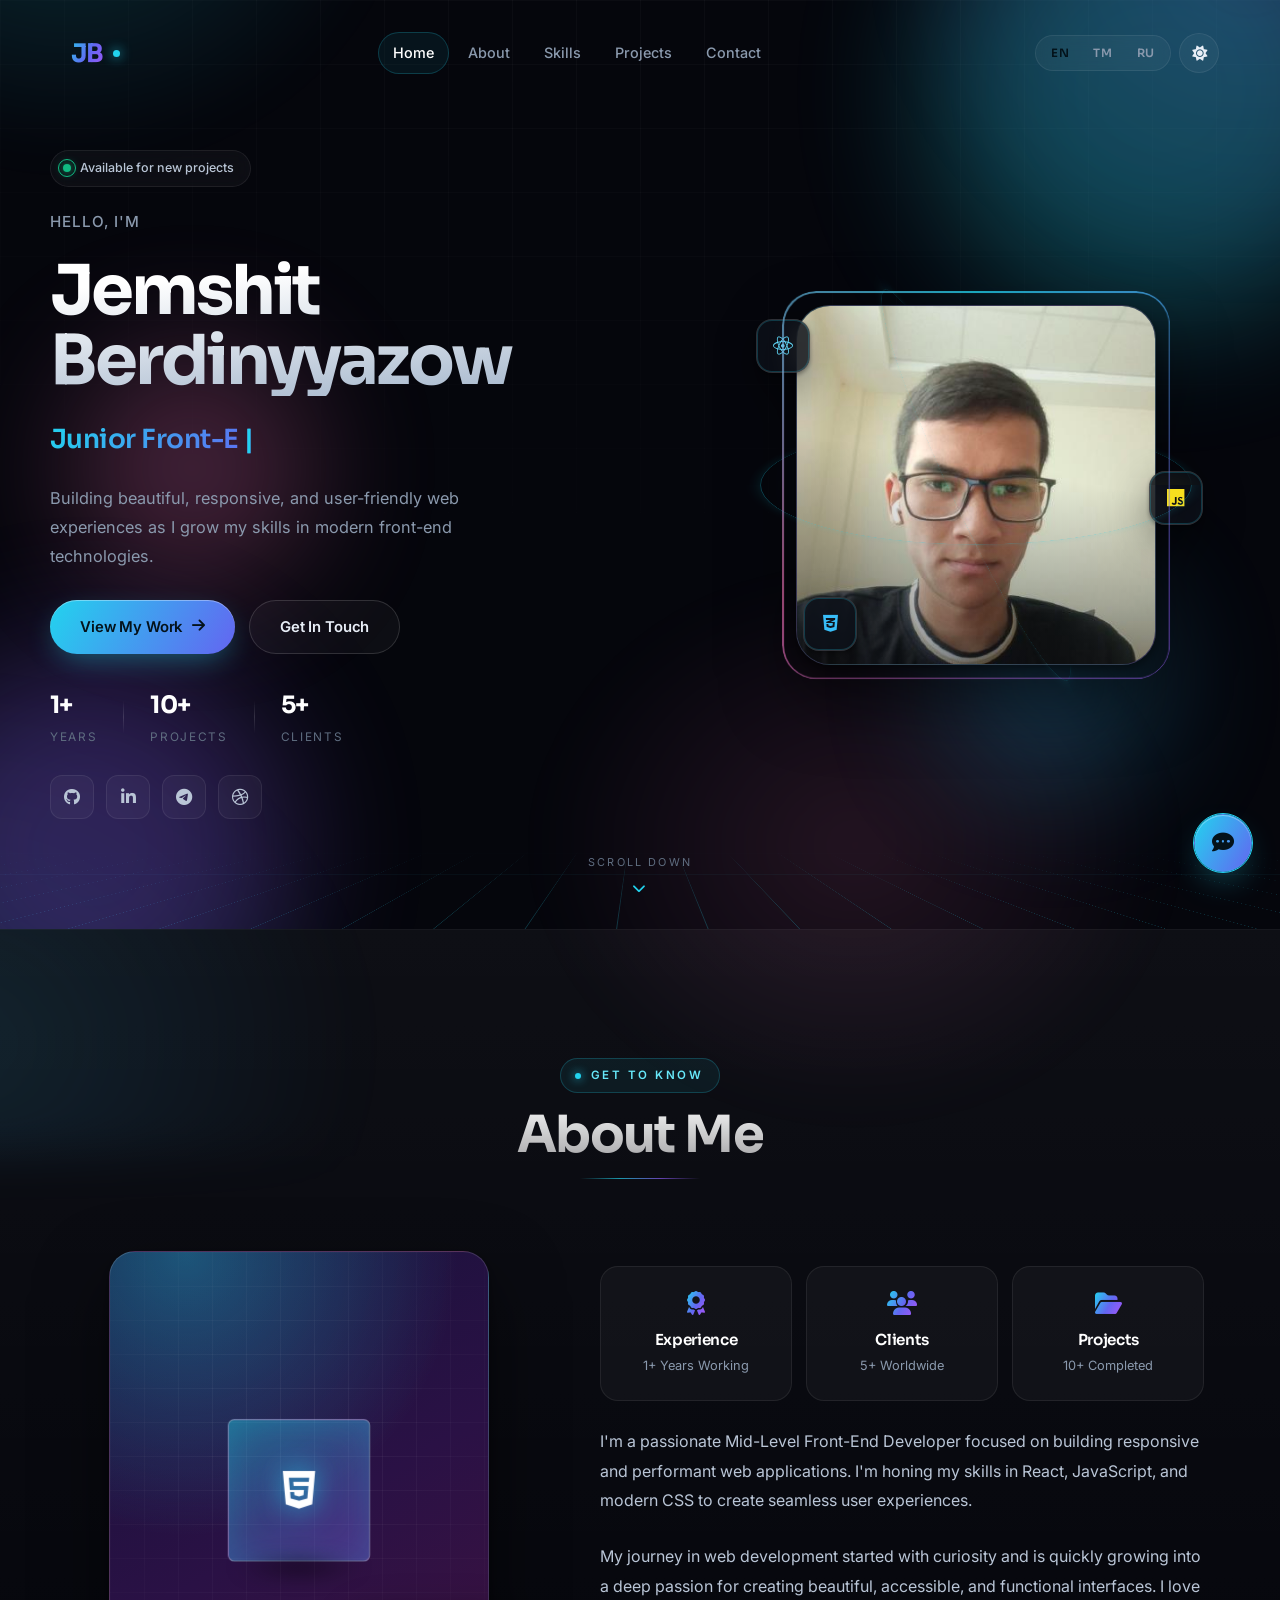
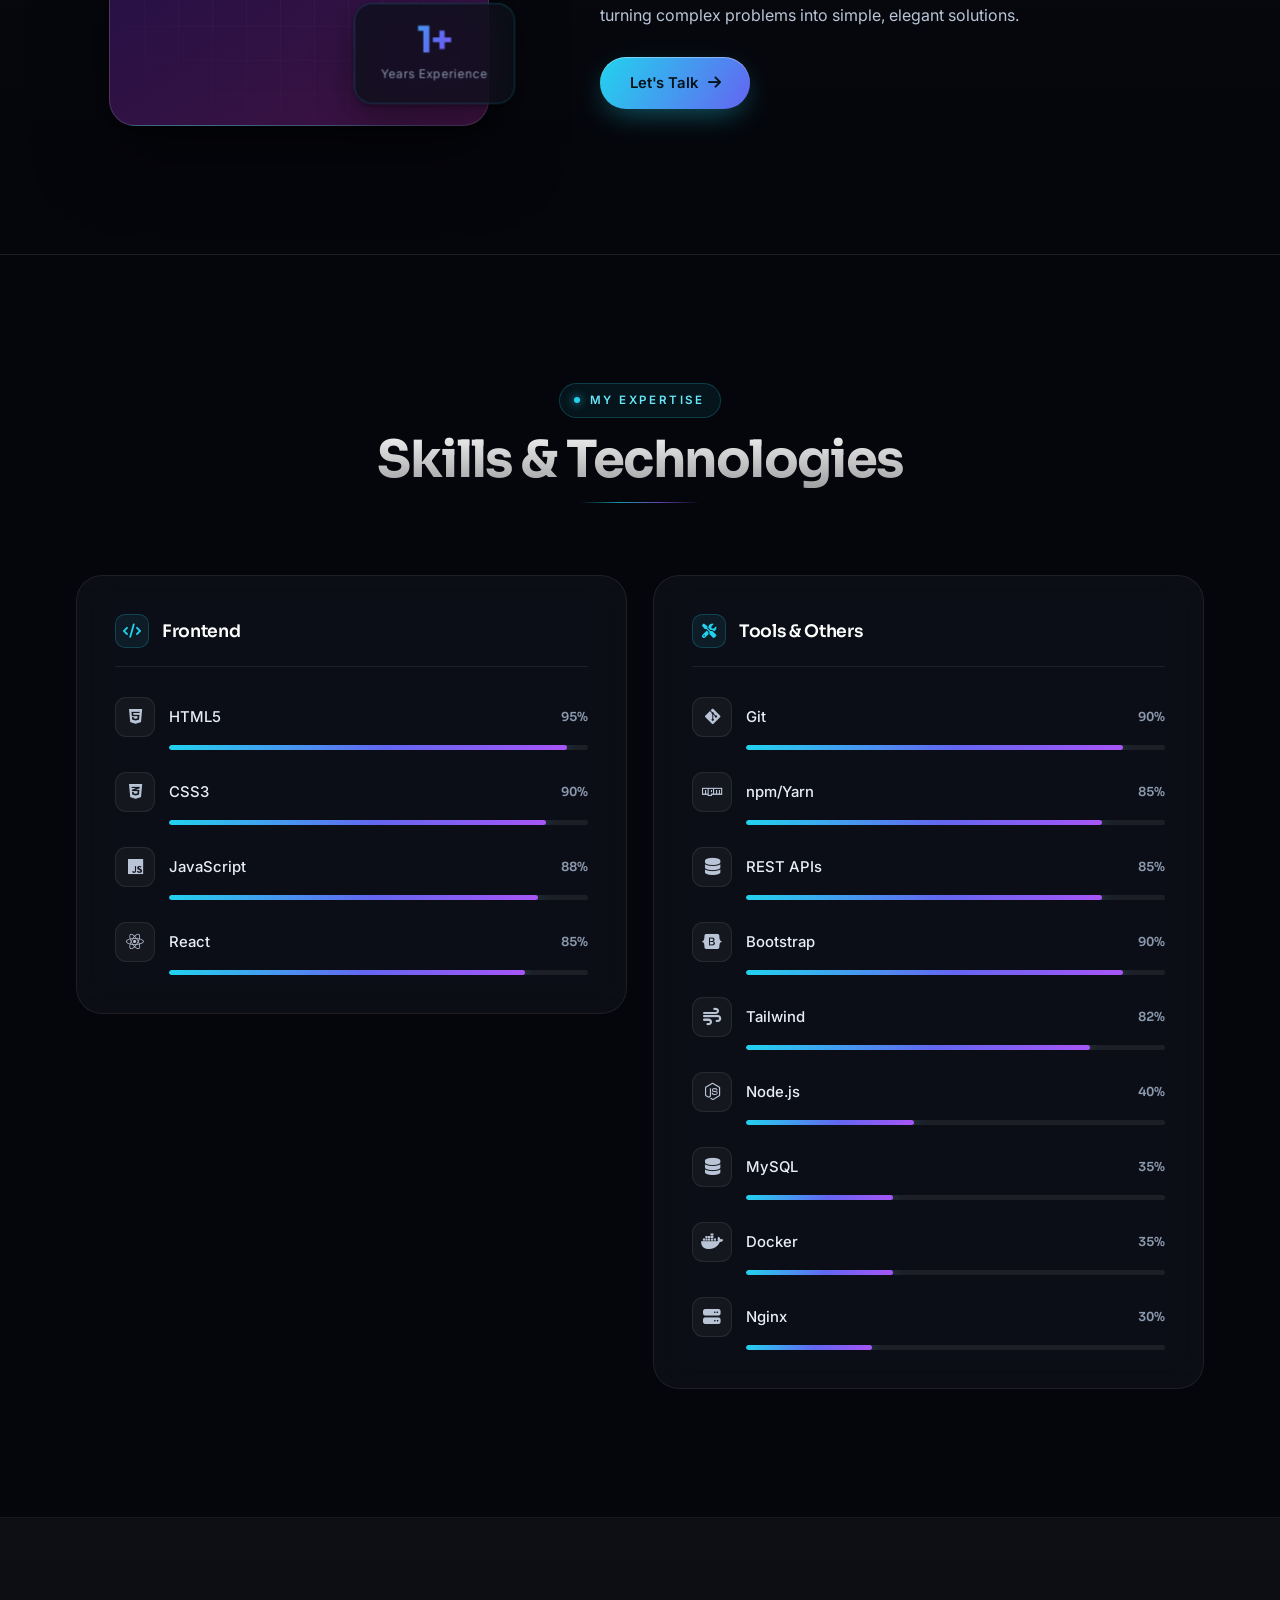
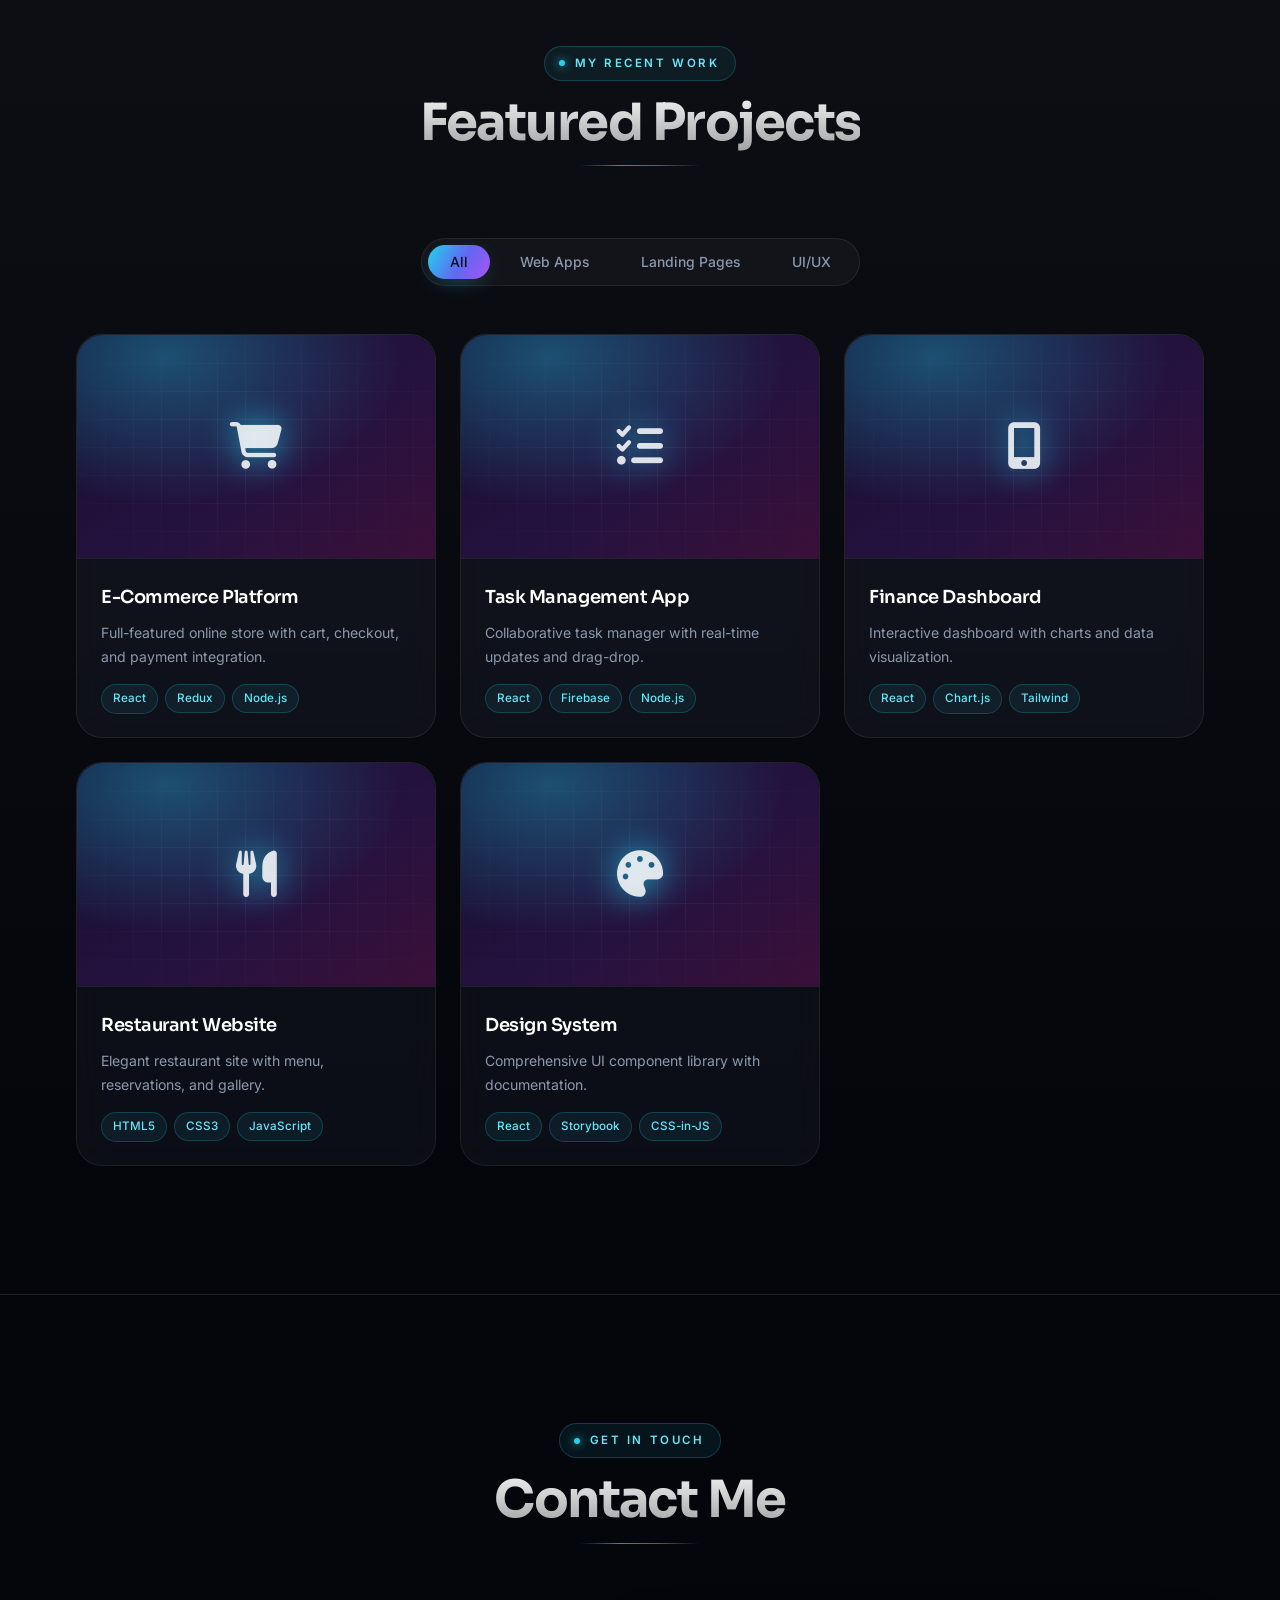
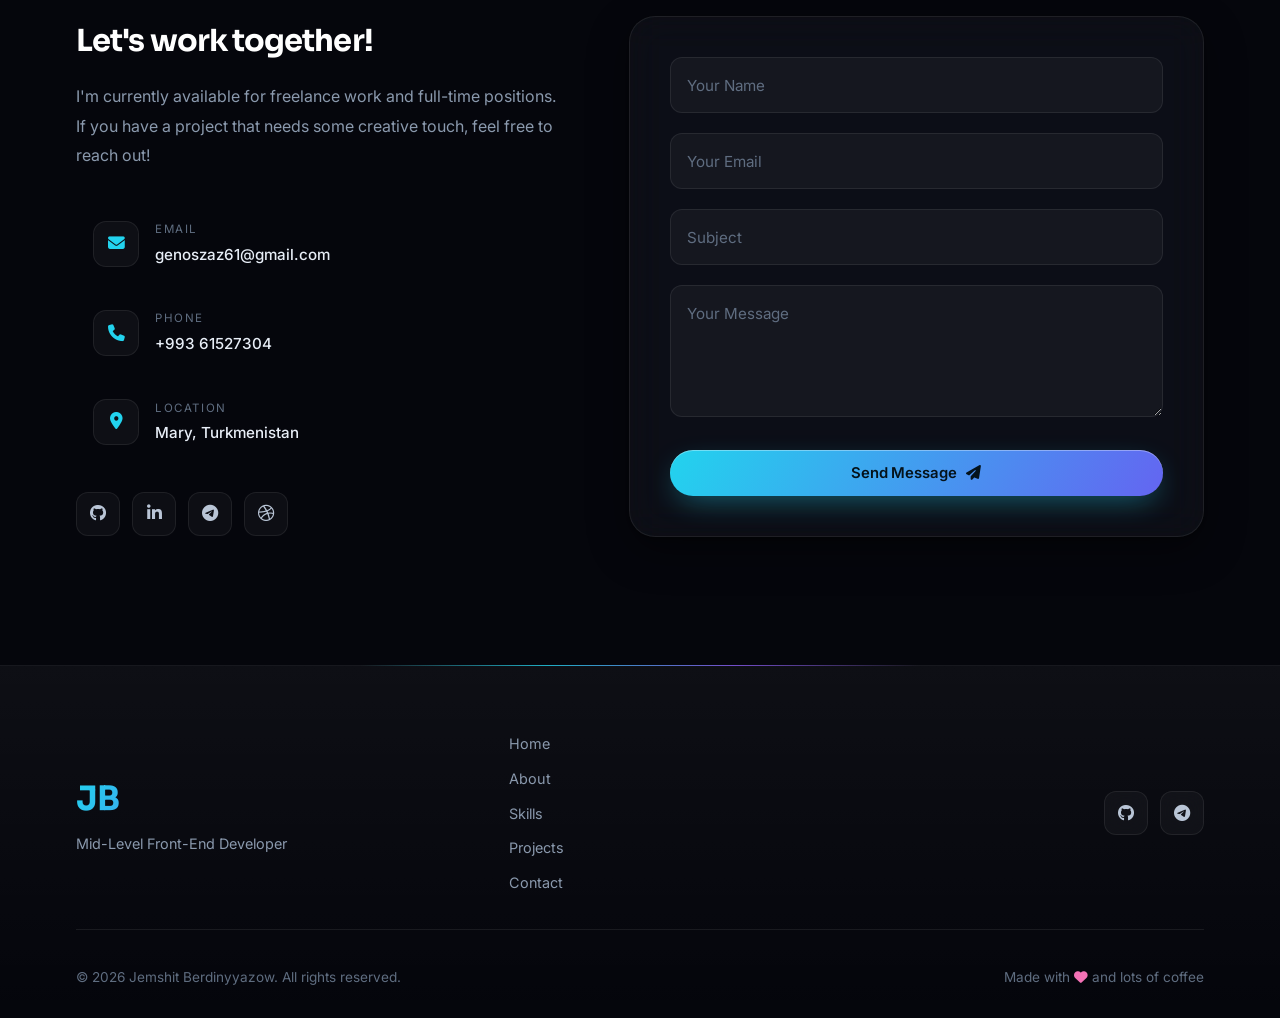
<file: index.html>
<!DOCTYPE html>
<html lang="en">
<head>
    <meta charset="UTF-8">
    <meta name="viewport" content="width=device-width, initial-scale=1.0">
    <meta name="google-site-verification" content="TE-aBVME4j0R0_hWfGBJaqy4YDGyWgNt2wMIKFvj-Jk" />
    <meta name="description" content="Jemshit Berdinyyazow - Mid-Level Front-End Developer building fast, responsive and accessible web interfaces with React, JavaScript and modern CSS.">
    <meta name="theme-color" content="#05060c">
    <title>Jemshit Berdinyyazow | Mid-Level Front-End Developer</title>
    <link rel="stylesheet" href="styles.css">
    <script>
        // Applied before first paint so the page never flashes the wrong theme
        (function () {
            try {
                var t = localStorage.getItem('theme');
                if (t !== 'light' && t !== 'dark') t = 'dark';
                document.documentElement.setAttribute('data-theme', t);
                var l = localStorage.getItem('lang');
                if (['en', 'tk', 'ru'].indexOf(l) > -1) document.documentElement.lang = l;
            } catch (e) {}
        })();
    </script>
    <link rel="preconnect" href="https://fonts.googleapis.com">
    <link rel="preconnect" href="https://fonts.gstatic.com" crossorigin>
    <link href="https://fonts.googleapis.com/css2?family=Sora:wght@400;600;700&family=Inter:wght@400;500;600&display=swap" rel="stylesheet">
    <link rel="stylesheet" href="https://cdnjs.cloudflare.com/ajax/libs/font-awesome/6.4.0/css/all.min.css">
</head>
<body>
    <!-- Loader -->
    <div class="loader" id="loader">
        <div class="loader-circle"></div>
    </div>

    <!-- Scroll Progress -->
    <div class="scroll-progress" id="scroll-progress"></div>

    <!-- Navigation -->
    <nav class="navbar" id="navbar">
        <div class="nav-container">
            <a href="#home" class="logo">
                <span class="logo-text">JB</span>
            </a>
            <div class="nav-menu" id="nav-menu">
                <a href="#home" class="nav-link active" data-i18n="nav.home">Home</a>
                <a href="#about" class="nav-link" data-i18n="nav.about">About</a>
                <a href="#skills" class="nav-link" data-i18n="nav.skills">Skills</a>
                <a href="#projects" class="nav-link" data-i18n="nav.projects">Projects</a>
                <a href="#contact" class="nav-link" data-i18n="nav.contact">Contact</a>
            </div>

            <div class="nav-actions">
                <div class="lang-switch" id="lang-switch" role="group" aria-label="Language">
                    <span class="lang-thumb" aria-hidden="true"></span>
                    <button class="lang-btn active" data-lang="en" lang="en">EN</button>
                    <button class="lang-btn" data-lang="tk" lang="tk">TM</button>
                    <button class="lang-btn" data-lang="ru" lang="ru">RU</button>
                </div>

                <button class="theme-toggle" id="theme-toggle" data-i18n-aria="a11y.theme"
                        aria-label="Switch between light and dark theme">
                    <i class="fas fa-sun icon-sun"></i>
                    <i class="fas fa-moon icon-moon"></i>
                </button>

                <button class="hamburger" id="hamburger" aria-label="Menu" aria-expanded="false">
                    <span class="bar"></span>
                    <span class="bar"></span>
                    <span class="bar"></span>
                </button>
            </div>
        </div>
    </nav>

    <!-- Hero Section -->
    <section class="hero" id="home">
        <div class="hero-bg">
            <canvas class="hero-canvas" id="hero-canvas" aria-hidden="true"></canvas>
            <div class="hero-floor" aria-hidden="true"></div>
            <div class="floating-shapes">
                <div class="shape shape-1"></div>
                <div class="shape shape-2"></div>
                <div class="shape shape-3"></div>
                <div class="shape shape-4"></div>
            </div>
        </div>
        <div class="hero-content">
            <div class="hero-text">
                <span class="hero-badge animate-text">
                    <span class="status-dot"></span>
                    <span data-i18n="hero.badge">Available for new projects</span>
                </span>
                <span class="greeting animate-text" data-i18n="hero.greeting">Hello, I'm</span>
                <h1 class="hero-title animate-text">Jemshit Berdinyyazow</h1>
                <h2 class="hero-subtitle animate-text">
                    <span class="typed-text"></span>
                    <span class="cursor">|</span>
                </h2>
                <p class="hero-description animate-text" data-i18n="hero.description">
                    Building beautiful, responsive, and user-friendly web experiences as I grow my skills in modern front-end technologies.
                </p>
                <div class="hero-buttons animate-text">
                    <a href="#projects" class="btn btn-primary">
                        <span data-i18n="hero.cta1">View My Work</span>
                        <i class="fas fa-arrow-right"></i>
                    </a>
                    <a href="#contact" class="btn btn-secondary">
                        <span data-i18n="hero.cta2">Get In Touch</span>
                    </a>
                </div>
                <div class="hero-stats animate-text">
                    <div class="hero-stat"><b>1+</b><span data-i18n="hero.years">Years</span></div>
                    <div class="hero-stat-divider"></div>
                    <div class="hero-stat"><b>10+</b><span data-i18n="hero.projects">Projects</span></div>
                    <div class="hero-stat-divider"></div>
                    <div class="hero-stat"><b>5+</b><span data-i18n="hero.clients">Clients</span></div>
                </div>
                <div class="social-links animate-text">
                        <a href="https://github.com/JB5621" class="social-link"><i class="fab fa-github"></i></a>
                        <a href="https://www.linkedin.com/games/zip/results/" class="social-link"><i class="fab fa-linkedin-in"></i></a>
                        <a href="https://t.me/jb5622" class="social-link"><i class="fab fa-telegram"></i></a>
                        <a href="#" class="social-link"><i class="fab fa-dribbble"></i></a>
                </div>
            </div>
            <div class="hero-image animate-image">
                <div class="image-wrapper tilt" data-tilt="10" data-tilt-scale="1.02">
                    <div class="image-border"></div>
                    <div class="orbit" aria-hidden="true">
                        <span class="orbit-ring orbit-ring--a"></span>
                        <span class="orbit-ring orbit-ring--b"></span>
                        <span class="orbit-dot orbit-dot--a"></span>
                        <span class="orbit-dot orbit-dot--b"></span>
                    </div>
                    <div class="profile-placeholder">
                        <img src="207410472.jpg" alt="Portrait of Jemshit Berdinyyazow" width="360" height="360">
                    </div>
                    <span class="tilt-glare" aria-hidden="true"></span>
                    <div class="float-chip float-chip--1" aria-hidden="true"><i class="fab fa-react"></i></div>
                    <div class="float-chip float-chip--2" aria-hidden="true"><i class="fab fa-js"></i></div>
                    <div class="float-chip float-chip--3" aria-hidden="true"><i class="fab fa-css3-alt"></i></div>
                </div>
            </div>
        </div>
        <a href="#about" class="scroll-indicator">
            <span data-i18n="hero.scroll">Scroll Down</span>
            <i class="fas fa-chevron-down"></i>
        </a>
    </section>

    <!-- About Section -->
    <section class="about" id="about">
        <div class="container">
            <div class="section-header">
                <span class="section-subtitle" data-i18n="about.eyebrow">Get To Know</span>
                <h2 class="section-title" data-i18n="about.title">About Me</h2>
            </div>
            <div class="about-content">
                <div class="about-image reveal-left">
                    <div class="image-card tilt" data-tilt="9">
                        <div class="image-placeholder">
                            <div class="cube-stage" aria-hidden="true">
                                <div class="cube">
                                    <div class="cube-face cube-face--front"><i class="fab fa-html5"></i></div>
                                    <div class="cube-face cube-face--back"><i class="fab fa-css3-alt"></i></div>
                                    <div class="cube-face cube-face--right"><i class="fab fa-js"></i></div>
                                    <div class="cube-face cube-face--left"><i class="fab fa-react"></i></div>
                                    <div class="cube-face cube-face--top"><i class="fab fa-git-alt"></i></div>
                                    <div class="cube-face cube-face--bottom"><i class="fab fa-node-js"></i></div>
                                </div>
                                <div class="cube-floor"></div>
                            </div>
                        </div>
                        <span class="tilt-glare" aria-hidden="true"></span>
                        <div class="experience-badge">
                            <span class="years">1+</span>
                            <span class="text" data-i18n="about.badge">Years Experience</span>
                        </div>
                    </div>
                </div>
                <div class="about-text reveal-right">
                    <div class="about-cards">
                        <div class="about-card">
                            <i class="fas fa-award"></i>
                            <h3 data-i18n="about.card1.title">Experience</h3>
                            <p data-i18n="about.card1.text">1+ Years Working</p>
                        </div>
                        <div class="about-card">
                            <i class="fas fa-users"></i>
                            <h3 data-i18n="about.card2.title">Clients</h3>
                            <p data-i18n="about.card2.text">5+ Worldwide</p>
                        </div>
                        <div class="about-card">
                            <i class="fas fa-folder-open"></i>
                            <h3 data-i18n="about.card3.title">Projects</h3>
                            <p data-i18n="about.card3.text">10+ Completed</p>
                        </div>
                    </div>
                    <p class="about-description" data-i18n="about.p1">
                        I'm a passionate Mid-Level Front-End Developer focused on building responsive
                        and performant web applications. I'm honing my skills in React, JavaScript, and modern CSS 
                        to create seamless user experiences.
                    </p>
                    <p class="about-description" data-i18n="about.p2">
                        My journey in web development started with curiosity and is quickly growing into a deep 
                        passion for creating beautiful, accessible, and functional interfaces. I love turning 
                        complex problems into simple, elegant solutions.
                    </p>
                    <a href="#contact" class="btn btn-primary">
                        <span data-i18n="about.cta">Let's Talk</span>
                        <i class="fas fa-arrow-right"></i>
                    </a>
                </div>
            </div>
        </div>
    </section>

    <!-- Skills Section -->
    <section class="skills" id="skills">
        <div class="container">
            <div class="section-header">
                <span class="section-subtitle" data-i18n="skills.eyebrow">My Expertise</span>
                <h2 class="section-title" data-i18n="skills.title">Skills & Technologies</h2>
            </div>
            <div class="skills-content">
                <div class="skills-category reveal-up">
                    <h3 class="category-title">
                        <i class="fas fa-code"></i>
                        <span data-i18n="skills.frontend">Frontend</span>
                    </h3>
                    <div class="skills-grid">
                        <div class="skill-item">
                            <div class="skill-icon">
                                <i class="fab fa-html5"></i>
                            </div>
                            <span class="skill-name">HTML5</span>
                            <span class="skill-percent">95%</span>
                            <div class="skill-bar">
                                <div class="skill-progress" data-progress="95"></div>
                            </div>
                        </div>
                        <div class="skill-item">
                            <div class="skill-icon">
                                <i class="fab fa-css3-alt"></i>
                            </div>
                            <span class="skill-name">CSS3</span>
                            <span class="skill-percent">90%</span>
                            <div class="skill-bar">
                                <div class="skill-progress" data-progress="90"></div>
                            </div>
                        </div>
                        <div class="skill-item">
                            <div class="skill-icon">
                                <i class="fab fa-js"></i>
                            </div>
                            <span class="skill-name">JavaScript</span>
                            <span class="skill-percent">88%</span>
                            <div class="skill-bar">
                                <div class="skill-progress" data-progress="88"></div>
                            </div>
                        </div>
                        <div class="skill-item">
                            <div class="skill-icon">
                                <i class="fab fa-react"></i>
                            </div>
                            <span class="skill-name">React</span>
                            <span class="skill-percent">85%</span>
                            <div class="skill-bar">
                                <div class="skill-progress" data-progress="85"></div>
                            </div>
                        </div>

                    </div>
                </div>
                <div class="skills-category reveal-up">
                    <h3 class="category-title">
                        <i class="fas fa-tools"></i>
                        <span data-i18n="skills.tools">Tools &amp; Others</span>
                    </h3>
                    <div class="skills-grid">
                        <div class="skill-item">
                            <div class="skill-icon">
                                <i class="fab fa-git-alt"></i>
                            </div>
                            <span class="skill-name">Git</span>
                            <span class="skill-percent">90%</span>
                            <div class="skill-bar">
                                <div class="skill-progress" data-progress="90"></div>
                            </div>
                        </div>
                        <div class="skill-item">
                            <div class="skill-icon">
                                <i class="fab fa-npm"></i>
                            </div>
                            <span class="skill-name">npm/Yarn</span>
                            <span class="skill-percent">85%</span>
                            <div class="skill-bar">
                                <div class="skill-progress" data-progress="85"></div>
                            </div>
                        </div>
                        <div class="skill-item">
                            <div class="skill-icon">
                                <i class="fas fa-database"></i>
                            </div>
                            <span class="skill-name">REST APIs</span>
                            <span class="skill-percent">85%</span>
                            <div class="skill-bar">
                                <div class="skill-progress" data-progress="85"></div>
                            </div>
                        </div>
                        <div class="skill-item">
                            <div class="skill-icon">
                                <i class="fab fa-bootstrap"></i>
                            </div>
                            <span class="skill-name">Bootstrap</span>
                            <span class="skill-percent">90%</span>
                            <div class="skill-bar">
                                <div class="skill-progress" data-progress="90"></div>
                            </div>
                        </div>
                        <div class="skill-item">
                            <div class="skill-icon">
                                <i class="fas fa-wind"></i>
                            </div>
                            <span class="skill-name">Tailwind</span>
                            <span class="skill-percent">82%</span>
                            <div class="skill-bar">
                                <div class="skill-progress" data-progress="82"></div>
                            </div>
                        </div>
                        <div class="skill-item">
                            <div class="skill-icon">
                                <i class="fab fa-node-js"></i>
                            </div>
                            <span class="skill-name">Node.js</span>
                            <span class="skill-percent">40%</span>
                            <div class="skill-bar">
                                <div class="skill-progress" data-progress="40"></div>
                            </div>
                        </div>
                        <div class="skill-item">
                            <div class="skill-icon">
                                <i class="fas fa-database"></i>
                            </div>
                            <span class="skill-name">MySQL</span>
                            <span class="skill-percent">35%</span>
                            <div class="skill-bar">
                                <div class="skill-progress" data-progress="35"></div>
                            </div>
                        </div>
                        <div class="skill-item">
                            <div class="skill-icon">
                                <i class="fab fa-docker"></i>
                            </div>
                            <span class="skill-name">Docker</span>
                            <span class="skill-percent">35%</span>
                            <div class="skill-bar">
                                <div class="skill-progress" data-progress="35"></div>
                            </div>
                        </div>
                        <div class="skill-item">
                            <div class="skill-icon">
                                <i class="fas fa-server"></i>
                            </div>
                            <span class="skill-name">Nginx</span>
                            <span class="skill-percent">30%</span>
                            <div class="skill-bar">
                                <div class="skill-progress" data-progress="30"></div>
                            </div>
                        </div>
                    </div>
                </div>
            </div>
        </div>
    </section>

    <!-- Projects Section -->
    <section class="projects" id="projects">
        <div class="container">
            <div class="section-header">
                <span class="section-subtitle" data-i18n="projects.eyebrow">My Recent Work</span>
                <h2 class="section-title" data-i18n="projects.title">Featured Projects</h2>
            </div>
            <div class="projects-filter">
                <button class="filter-btn active" data-filter="all" data-i18n="projects.all">All</button>
                <button class="filter-btn" data-filter="web" data-i18n="projects.web">Web Apps</button>
                <button class="filter-btn" data-filter="landing" data-i18n="projects.landing">Landing Pages</button>
                <button class="filter-btn" data-filter="ui" data-i18n="projects.ui">UI/UX</button>
            </div>
            <div class="projects-grid">
                <div class="project-card reveal-up tilt" data-tilt="8" data-category="web">
                    <div class="project-image">
                        <div class="project-placeholder">
                            <i class="fas fa-shopping-cart"></i>
                        </div>
                        <div class="project-overlay">
                            <div class="project-links">
                                <a href="#" class="project-link" aria-label="View Live">
                                    <i class="fas fa-external-link-alt"></i>
                                </a>
                                <a href="#" class="project-link" aria-label="View Code">
                                    <i class="fab fa-github"></i>
                                </a>
                            </div>
                        </div>
                    </div>
                    <span class="tilt-glare" aria-hidden="true"></span>
                    <div class="project-info">
                        <h3 class="project-title" data-i18n="projects.p1.title">E-Commerce Platform</h3>
                        <p class="project-description" data-i18n="projects.p1.text">Full-featured online store with cart, checkout, and payment integration.</p>
                        <div class="project-tech">
                            <span>React</span>
                            <span>Redux</span>
                            <span>Node.js</span>
                        </div>
                    </div>
                </div>

                <div class="project-card reveal-up tilt" data-tilt="8" data-category="web">
                    <div class="project-image">
                        <div class="project-placeholder">
                            <i class="fas fa-tasks"></i>
                        </div>
                        <div class="project-overlay">
                            <div class="project-links">
                                <a href="#" class="project-link" aria-label="View Live">
                                    <i class="fas fa-external-link-alt"></i>
                                </a>
                                <a href="#" class="project-link" aria-label="View Code">
                                    <i class="fab fa-github"></i>
                                </a>
                            </div>
                        </div>
                    </div>
                    <span class="tilt-glare" aria-hidden="true"></span>
                    <div class="project-info">
                        <h3 class="project-title" data-i18n="projects.p2.title">Task Management App</h3>
                        <p class="project-description" data-i18n="projects.p2.text">Collaborative task manager with real-time updates and drag-drop.</p>
                        <div class="project-tech">
                            <span>React</span>
                            <span>Firebase</span>
                            <span>Node.js</span>
                        </div>
                    </div>
                </div>
                <div class="project-card reveal-up tilt" data-tilt="8" data-category="ui">
                    <div class="project-image">
                        <div class="project-placeholder">
                            <i class="fas fa-mobile-alt"></i>
                        </div>
                        <div class="project-overlay">
                            <div class="project-links">
                                <a href="#" class="project-link" aria-label="View Live">
                                    <i class="fas fa-external-link-alt"></i>
                                </a>
                                <a href="#" class="project-link" aria-label="View Code">
                                    <i class="fab fa-github"></i>
                                </a>
                            </div>
                        </div>
                    </div>
                    <span class="tilt-glare" aria-hidden="true"></span>
                    <div class="project-info">
                        <h3 class="project-title" data-i18n="projects.p3.title">Finance Dashboard</h3>
                        <p class="project-description" data-i18n="projects.p3.text">Interactive dashboard with charts and data visualization.</p>
                        <div class="project-tech">
                            <span>React</span>
                            <span>Chart.js</span>
                            <span>Tailwind</span>
                        </div>
                    </div>
                </div>
                <div class="project-card reveal-up tilt" data-tilt="8" data-category="landing">
                    <div class="project-image">
                        <div class="project-placeholder">
                            <i class="fas fa-utensils"></i>
                        </div>
                        <div class="project-overlay">
                            <div class="project-links">
                                <a href="#" class="project-link" aria-label="View Live">
                                    <i class="fas fa-external-link-alt"></i>
                                </a>
                                <a href="#" class="project-link" aria-label="View Code">
                                    <i class="fab fa-github"></i>
                                </a>
                            </div>
                        </div>
                    </div>
                    <span class="tilt-glare" aria-hidden="true"></span>
                    <div class="project-info">
                        <h3 class="project-title" data-i18n="projects.p4.title">Restaurant Website</h3>
                        <p class="project-description" data-i18n="projects.p4.text">Elegant restaurant site with menu, reservations, and gallery.</p>
                        <div class="project-tech">
                            <span>HTML5</span>
                            <span>CSS3</span>
                            <span>JavaScript</span>
                        </div>
                    </div>
                </div>
                <div class="project-card reveal-up tilt" data-tilt="8" data-category="ui">
                    <div class="project-image">
                        <div class="project-placeholder">
                            <i class="fas fa-palette"></i>
                        </div>
                        <div class="project-overlay">
                            <div class="project-links">
                                <a href="#" class="project-link" aria-label="View Live">
                                    <i class="fas fa-external-link-alt"></i>
                                </a>
                                <a href="#" class="project-link" aria-label="View Code">
                                    <i class="fab fa-github"></i>
                                </a>
                            </div>
                        </div>
                    </div>
                    <span class="tilt-glare" aria-hidden="true"></span>
                    <div class="project-info">
                        <h3 class="project-title" data-i18n="projects.p5.title">Design System</h3>
                        <p class="project-description" data-i18n="projects.p5.text">Comprehensive UI component library with documentation.</p>
                        <div class="project-tech">
                            <span>React</span>
                            <span>Storybook</span>
                            <span>CSS-in-JS</span>
                        </div>
                    </div>
                </div>
            </div>
        </div>
    </section>

    <!-- Contact Section -->
    <section class="contact" id="contact">
        <div class="container">
            <div class="section-header">
                <span class="section-subtitle" data-i18n="contact.eyebrow">Get In Touch</span>
                <h2 class="section-title" data-i18n="contact.title">Contact Me</h2>
            </div>
            <div class="contact-content">
                <div class="contact-info reveal-left">
                    <h3 data-i18n="contact.heading">Let's work together!</h3>
                    <p data-i18n="contact.text">I'm currently available for freelance work and full-time positions. If you have a project that needs some creative touch, feel free to reach out!</p>
                    <div class="contact-details">
                        <div class="contact-item">
                            <div class="contact-icon">
                                <i class="fas fa-envelope"></i>
                            </div>
                            <div class="contact-text">
                                <span data-i18n="contact.email">Email</span>
                                <a href="mailto:genoszaz@gmail.com">genoszaz61@gmail.com</a>
                            </div>
                        </div>
                        <div class="contact-item">
                            <div class="contact-icon">
                                <i class="fas fa-phone"></i>
                            </div>
                            <div class="contact-text">
                                <span data-i18n="contact.phone">Phone</span>
                                <a href="tel:+99361527304">+993 61527304</a>
                            </div>
                        </div>
                        <div class="contact-item">
                            <div class="contact-icon">
                                <i class="fas fa-map-marker-alt"></i>
                            </div>
                            <div class="contact-text">
                                <span data-i18n="contact.location">Location</span>
                                <p data-i18n="contact.city">Mary, Turkmenistan</p>
                            </div>
                        </div>
                    </div>
                    <div class="contact-social">
                        <a href="https://github.com/JB5621" class="social-link"><i class="fab fa-github"></i></a>
                        <a href="https://www.linkedin.com/games/zip/results/" class="social-link"><i class="fab fa-linkedin-in"></i></a>
                        <a href="https://t.me/jb5622" class="social-link"><i class="fab fa-telegram"></i></a>
                        <a href="#" class="social-link"><i class="fab fa-dribbble"></i></a>
                    </div>
                </div>
                <form class="contact-form reveal-right" id="contact-form">
                    <div class="form-group">
                        <input type="text" id="name" name="name" required placeholder=" ">
                        <label for="name" data-i18n="form.name">Your Name</label>
                        <span class="form-line"></span>
                    </div>
                    <div class="form-group">
                        <input type="email" id="email" name="email" required placeholder=" ">
                        <label for="email" data-i18n="form.email">Your Email</label>
                        <span class="form-line"></span>
                    </div>
                    <div class="form-group">
                        <input type="text" id="subject" name="subject" required placeholder=" ">
                        <label for="subject" data-i18n="form.subject">Subject</label>
                        <span class="form-line"></span>
                    </div>
                    <div class="form-group">
                        <textarea id="message" name="message" rows="5" required placeholder=" "></textarea>
                        <label for="message" data-i18n="form.message">Your Message</label>
                        <span class="form-line"></span>
                    </div>
                    <button type="submit" class="btn btn-primary btn-submit">
                        <span data-i18n="form.send">Send Message</span>
                        <i class="fas fa-paper-plane"></i>
                    </button>
                </form>
            </div>
        </div>
    </section>

    <!-- Footer -->
    <footer class="footer">
        <div class="container">
            <div class="footer-content">
                <div class="footer-logo">
                    <span class="logo-text">JB</span>
                    <p data-i18n="footer.role">Mid-Level Front-End Developer</p>
                </div>
                <div class="footer-links">
                    <a href="#home" data-i18n="nav.home">Home</a>
                    <a href="#about" data-i18n="nav.about">About</a>
                    <a href="#skills" data-i18n="nav.skills">Skills</a>
                    <a href="#projects" data-i18n="nav.projects">Projects</a>
                    <a href="#contact" data-i18n="nav.contact">Contact</a>
                </div>
                <div class="footer-social">
                        <a href="https://github.com/JB5621" class="social-link"><i class="fab fa-github"></i></a>
                        <a href="https://t.me/jb5622" class="social-link"><i class="fab fa-telegram"></i></a>
                </div>
            </div>
            <div class="footer-bottom">
                <p>&copy; 2026 Jemshit Berdinyyazow. <span data-i18n="footer.rights">All rights reserved.</span></p>
                <p><span data-i18n="footer.made1">Made with</span> <i class="fas fa-heart"></i> <span data-i18n="footer.made2">and lots of coffee</span></p>
            </div>
        </div>
    </footer>

    <!-- Ask-About-Me bot -->
    <button class="chat-launcher" id="chat-launcher" aria-label="Ask about Jemshit"
            aria-expanded="false" aria-controls="chat-panel">
        <i class="fas fa-comment-dots icon-chat"></i>
        <i class="fas fa-xmark icon-close"></i>
        <span class="chat-ping" aria-hidden="true"></span>
    </button>

    <div class="chat-panel" id="chat-panel" role="dialog" aria-labelledby="chat-title" hidden>
        <div class="chat-head">
            <span class="chat-avatar">
                <img src="207410472.jpg" alt="" width="40" height="40">
                <span class="chat-online" aria-hidden="true"></span>
            </span>
            <span class="chat-head-text">
                <strong id="chat-title">Ask about Jemshit</strong>
                <small id="chat-status">Usually replies instantly</small>
            </span>
            <button class="chat-icon-btn" id="chat-reset" aria-label="Clear the conversation">
                <i class="fas fa-rotate-left"></i>
            </button>
            <button class="chat-icon-btn" id="chat-close" aria-label="Close chat">
                <i class="fas fa-xmark"></i>
            </button>
        </div>

        <div class="chat-log" id="chat-log" role="log" aria-live="polite"></div>

        <div class="chat-chips" id="chat-chips"></div>

        <form class="chat-form" id="chat-form" autocomplete="off">
            <input type="text" id="chat-input" placeholder="Ask about skills, projects, contact…"
                   aria-label="Ask about skills, projects, contact" maxlength="200">
            <button type="submit" class="chat-send" id="chat-send" aria-label="Send">
                <i class="fas fa-paper-plane"></i>
            </button>
        </form>
    </div>

    <!-- Back to Top Button -->
    <button class="back-to-top" id="back-to-top" data-i18n-aria="a11y.top" aria-label="Back to top">
        <i class="fas fa-arrow-up"></i>
    </button>

    <script src="i18n.js"></script>
    <script src="script.js"></script>
    <script src="chatbot.js"></script>
</body>
</html>
</file>
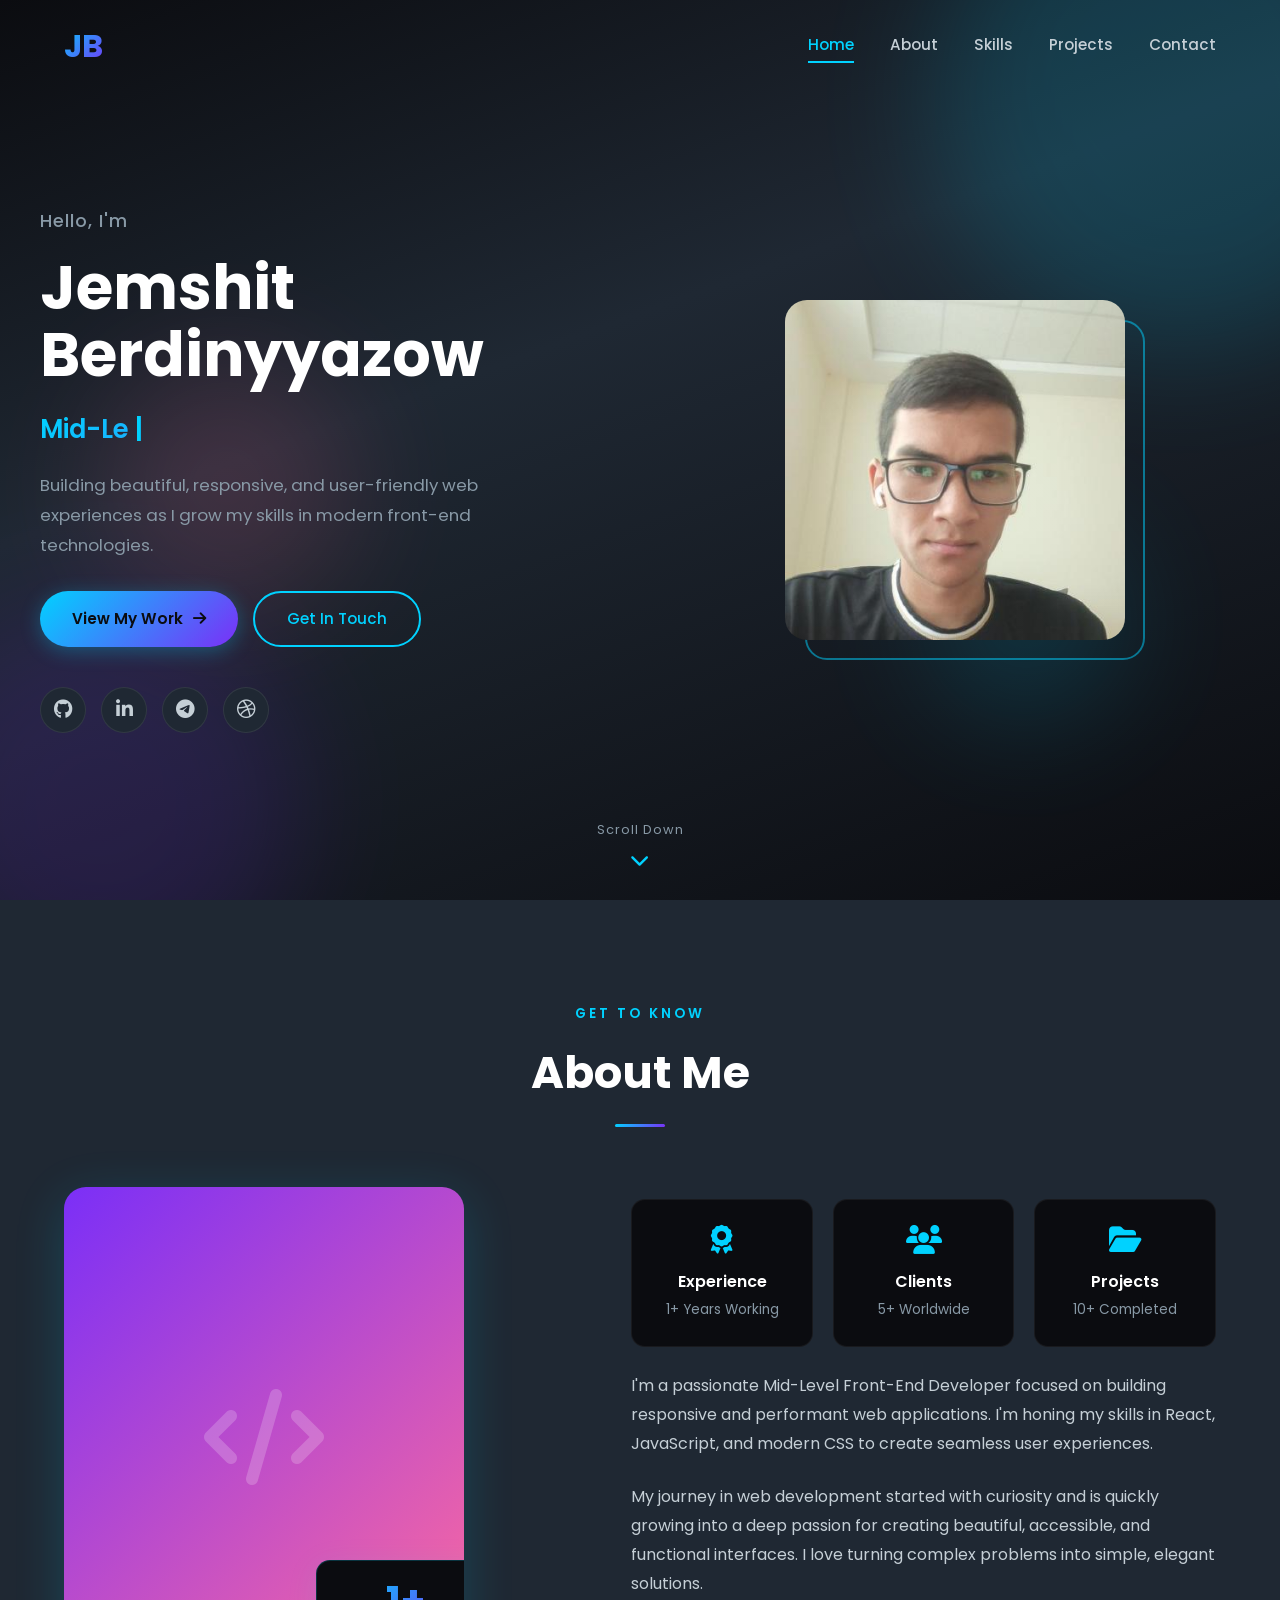
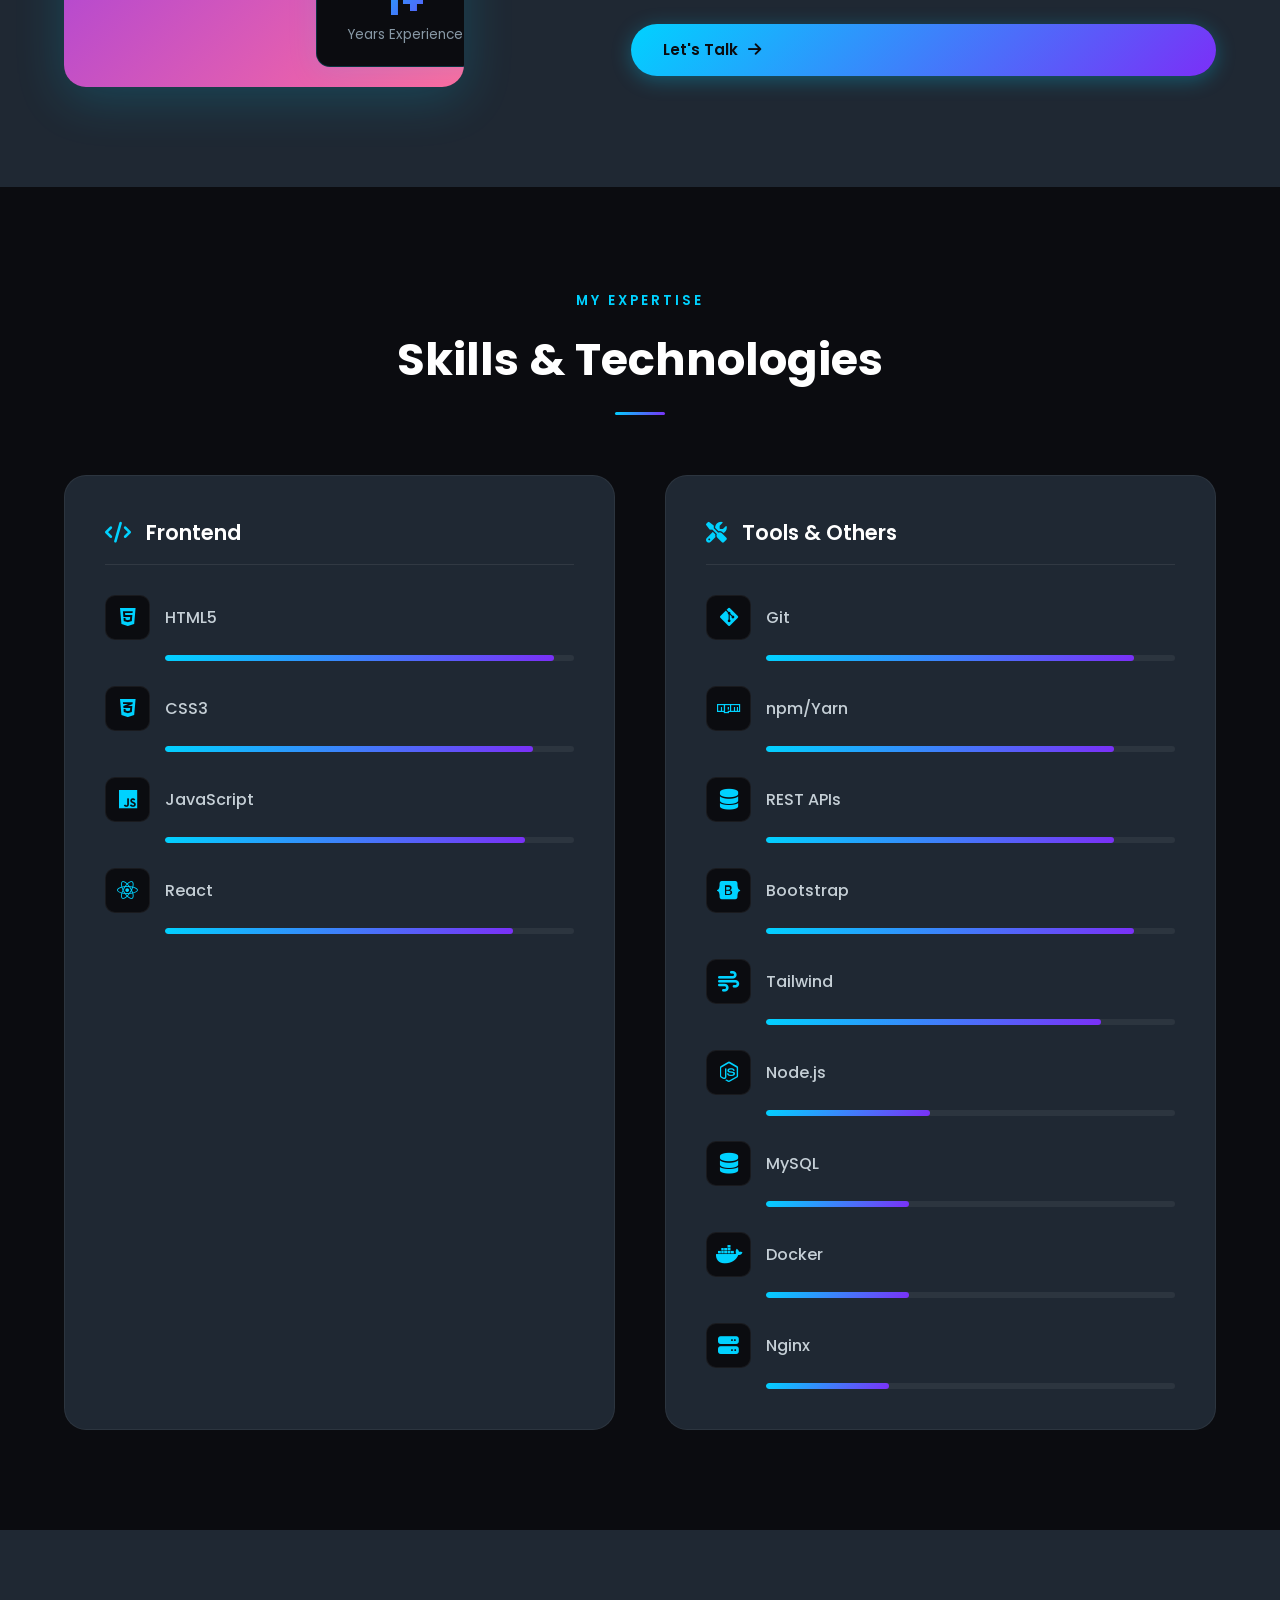
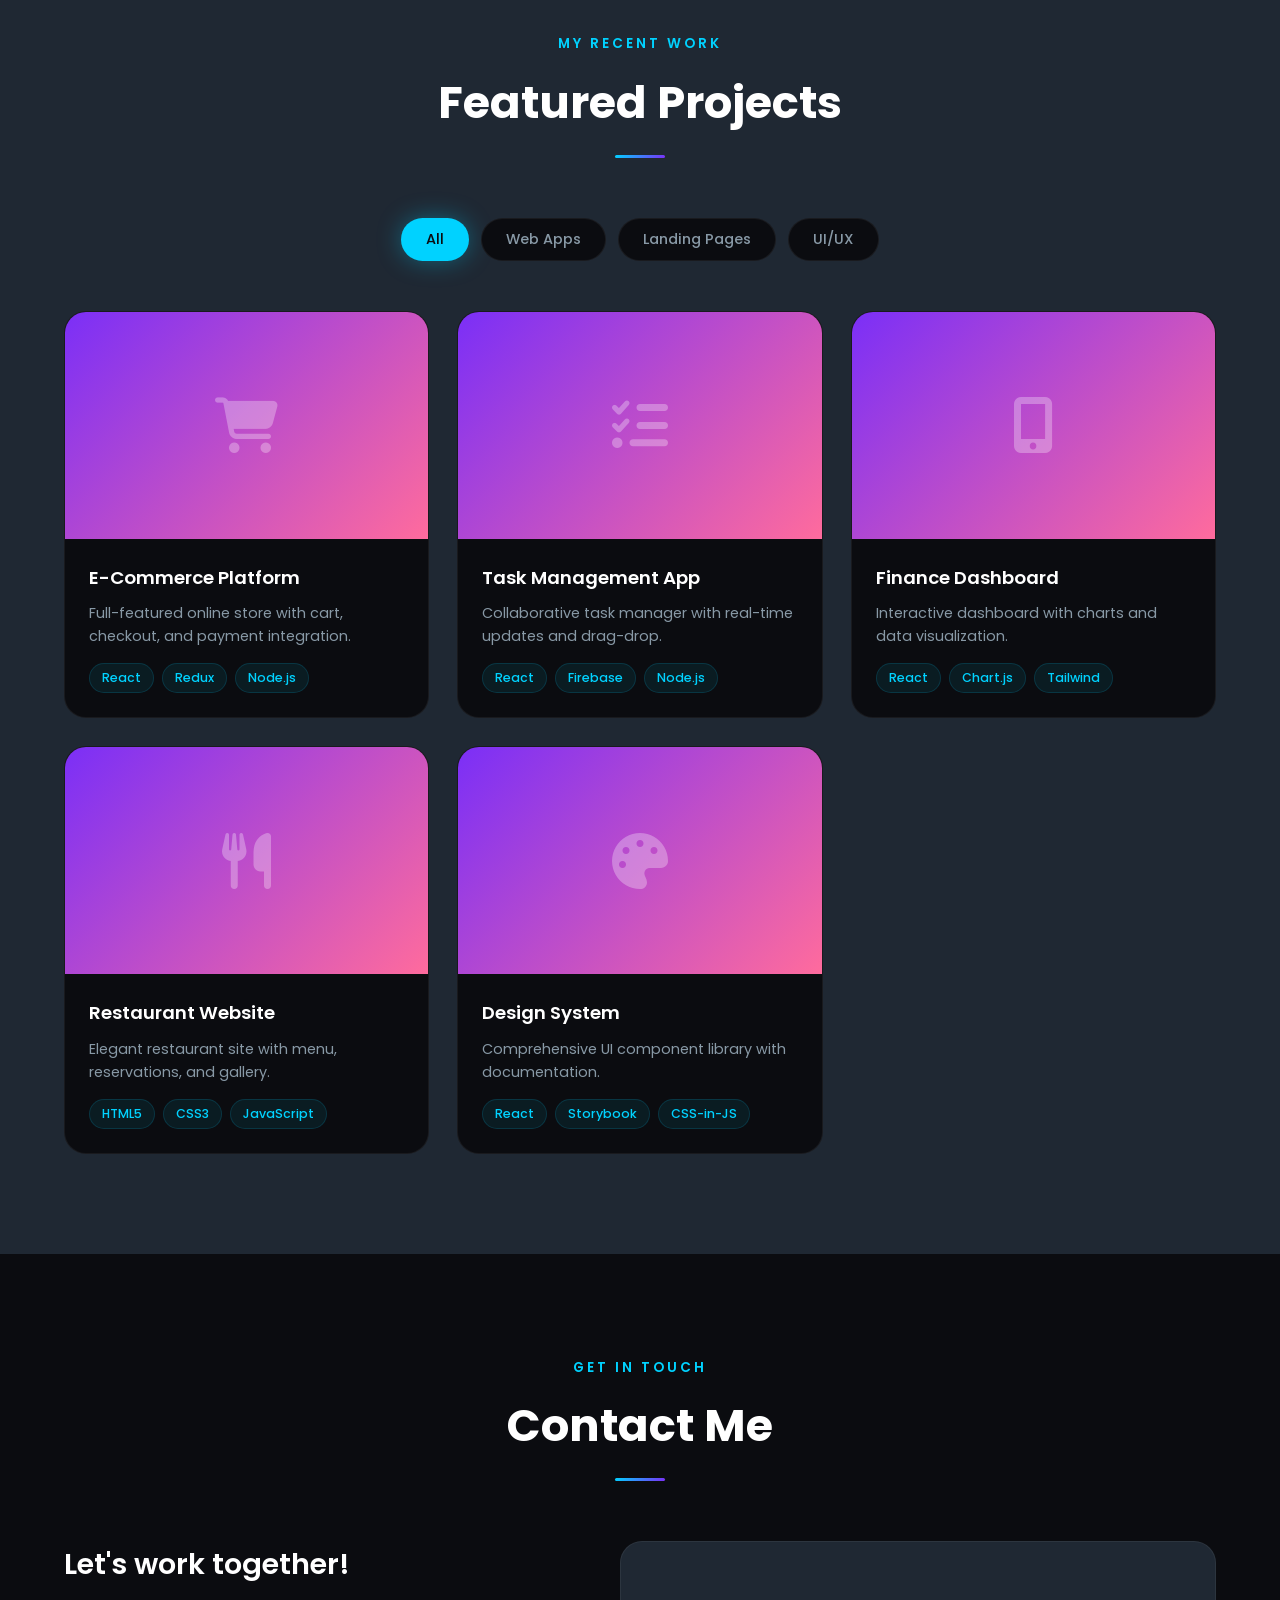
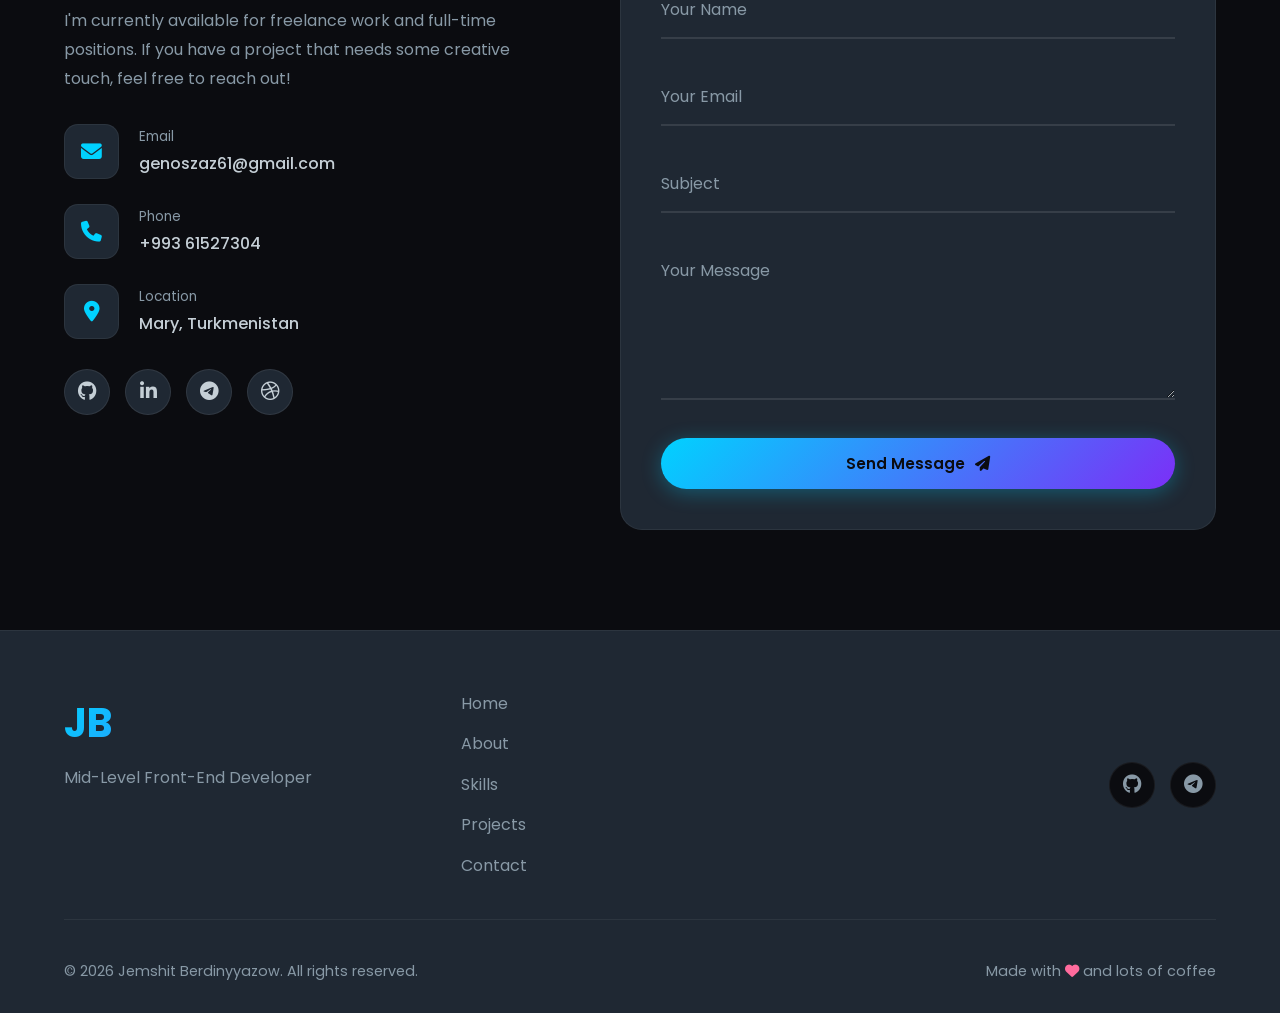
<file: .backup/index.html>
<!DOCTYPE html>
<html lang="en">
<head>
    <meta charset="UTF-8">
    <meta name="viewport" content="width=device-width, initial-scale=1.0">
    <meta name="google-site-verification" content="TE-aBVME4j0R0_hWfGBJaqy4YDGyWgNt2wMIKFvj-Jk" />
    <title>Jemshit Berdinyyazow | Mid-Level Front-End Developer</title>
    <link rel="stylesheet" href="styles.css">
    <link href="https://fonts.googleapis.com/css2?family=Poppins:wght@300;400;500;600;700&display=swap" rel="stylesheet">
    <link rel="stylesheet" href="https://cdnjs.cloudflare.com/ajax/libs/font-awesome/6.4.0/css/all.min.css">
</head>
<body>
    <!-- Loader -->
    <div class="loader" id="loader">
        <div class="loader-circle"></div>
    </div>

    <!-- Navigation -->
    <nav class="navbar" id="navbar">
        <div class="nav-container">
            <a href="#home" class="logo">
                <span class="logo-text">JB</span>
            </a>
            <div class="nav-menu" id="nav-menu">
                <a href="#home" class="nav-link active">Home</a>
                <a href="#about" class="nav-link">About</a>
                <a href="#skills" class="nav-link">Skills</a>
                <a href="#projects" class="nav-link">Projects</a>
                <a href="#contact" class="nav-link">Contact</a>
            </div>
            <button class="hamburger" id="hamburger">
                <span class="bar"></span>
                <span class="bar"></span>
                <span class="bar"></span>
            </button>
        </div>
    </nav>

    <!-- Hero Section -->
    <section class="hero" id="home">
        <div class="hero-bg">
            <div class="floating-shapes">
                <div class="shape shape-1"></div>
                <div class="shape shape-2"></div>
                <div class="shape shape-3"></div>
                <div class="shape shape-4"></div>
            </div>
        </div>
        <div class="hero-content">
            <div class="hero-text">
                <span class="greeting animate-text">Hello, I'm</span>
                <h1 class="hero-title animate-text">Jemshit Berdinyyazow</h1>
                <h2 class="hero-subtitle animate-text">
                    <span class="typed-text"></span>
                    <span class="cursor">|</span>
                </h2>
                <p class="hero-description animate-text">
                    Building beautiful, responsive, and user-friendly web experiences as I grow my skills in modern front-end technologies.
                </p>
                <div class="hero-buttons animate-text">
                    <a href="#projects" class="btn btn-primary">
                        <span>View My Work</span>
                        <i class="fas fa-arrow-right"></i>
                    </a>
                    <a href="#contact" class="btn btn-secondary">
                        <span>Get In Touch</span>
                    </a>
                </div>
                <div class="social-links animate-text">
                        <a href="https://github.com/JB5621" class="social-link"><i class="fab fa-github"></i></a>
                        <a href="https://www.linkedin.com/games/zip/results/" class="social-link"><i class="fab fa-linkedin-in"></i></a>
                        <a href="https://t.me/jb5622" class="social-link"><i class="fab fa-telegram"></i></a>
                        <a href="#" class="social-link"><i class="fab fa-dribbble"></i></a>
                </div>
            </div>
            <div class="hero-image animate-image">
                <div class="image-wrapper">
                    <div class="image-border"></div>
                    <div class="profile-placeholder">
                        <img src="/207410472.jpg" alt="Profile Image">
                    </div>
                </div>
            </div>
        </div>
        <a href="#about" class="scroll-indicator">
            <span>Scroll Down</span>
            <i class="fas fa-chevron-down"></i>
        </a>
    </section>

    <!-- About Section -->
    <section class="about" id="about">
        <div class="container">
            <div class="section-header">
                <span class="section-subtitle">Get To Know</span>
                <h2 class="section-title">About Me</h2>
            </div>
            <div class="about-content">
                <div class="about-image reveal-left">
                    <div class="image-card">
                        <div class="image-placeholder">
                            <i class="fas fa-code"></i>
                        </div>
                        <div class="experience-badge">
                            <span class="years">1+</span>
                            <span class="text">Years Experience</span>
                        </div>
                    </div>
                </div>
                <div class="about-text reveal-right">
                    <div class="about-cards">
                        <div class="about-card">
                            <i class="fas fa-award"></i>
                            <h3>Experience</h3>
                            <p>1+ Years Working</p>
                        </div>
                        <div class="about-card">
                            <i class="fas fa-users"></i>
                            <h3>Clients</h3>
                            <p>5+ Worldwide</p>
                        </div>
                        <div class="about-card">
                            <i class="fas fa-folder-open"></i>
                            <h3>Projects</h3>
                            <p>10+ Completed</p>
                        </div>
                    </div>
                    <p class="about-description">
                        I'm a passionate Mid-Level Front-End Developer focused on building responsive
                        and performant web applications. I'm honing my skills in React, JavaScript, and modern CSS 
                        to create seamless user experiences.
                    </p>
                    <p class="about-description">
                        My journey in web development started with curiosity and is quickly growing into a deep 
                        passion for creating beautiful, accessible, and functional interfaces. I love turning 
                        complex problems into simple, elegant solutions.
                    </p>
                    <a href="#contact" class="btn btn-primary">
                        <span>Let's Talk</span>
                        <i class="fas fa-arrow-right"></i>
                    </a>
                </div>
            </div>
        </div>
    </section>

    <!-- Skills Section -->
    <section class="skills" id="skills">
        <div class="container">
            <div class="section-header">
                <span class="section-subtitle">My Expertise</span>
                <h2 class="section-title">Skills & Technologies</h2>
            </div>
            <div class="skills-content">
                <div class="skills-category reveal-up">
                    <h3 class="category-title">
                        <i class="fas fa-code"></i>
                        Frontend
                    </h3>
                    <div class="skills-grid">
                        <div class="skill-item">
                            <div class="skill-icon">
                                <i class="fab fa-html5"></i>
                            </div>
                            <span class="skill-name">HTML5</span>
                            <div class="skill-bar">
                                <div class="skill-progress" data-progress="95"></div>
                            </div>
                        </div>
                        <div class="skill-item">
                            <div class="skill-icon">
                                <i class="fab fa-css3-alt"></i>
                            </div>
                            <span class="skill-name">CSS3</span>
                            <div class="skill-bar">
                                <div class="skill-progress" data-progress="90"></div>
                            </div>
                        </div>
                        <div class="skill-item">
                            <div class="skill-icon">
                                <i class="fab fa-js"></i>
                            </div>
                            <span class="skill-name">JavaScript</span>
                            <div class="skill-bar">
                                <div class="skill-progress" data-progress="88"></div>
                            </div>
                        </div>
                        <div class="skill-item">
                            <div class="skill-icon">
                                <i class="fab fa-react"></i>
                            </div>
                            <span class="skill-name">React</span>
                            <div class="skill-bar">
                                <div class="skill-progress" data-progress="85"></div>
                            </div>
                        </div>

                    </div>
                </div>
                <div class="skills-category reveal-up">
                    <h3 class="category-title">
                        <i class="fas fa-tools"></i>
                        Tools & Others
                    </h3>
                    <div class="skills-grid">
                        <div class="skill-item">
                            <div class="skill-icon">
                                <i class="fab fa-git-alt"></i>
                            </div>
                            <span class="skill-name">Git</span>
                            <div class="skill-bar">
                                <div class="skill-progress" data-progress="90"></div>
                            </div>
                        </div>
                        <div class="skill-item">
                            <div class="skill-icon">
                                <i class="fab fa-npm"></i>
                            </div>
                            <span class="skill-name">npm/Yarn</span>
                            <div class="skill-bar">
                                <div class="skill-progress" data-progress="85"></div>
                            </div>
                        </div>
                        <div class="skill-item">
                            <div class="skill-icon">
                                <i class="fas fa-database"></i>
                            </div>
                            <span class="skill-name">REST APIs</span>
                            <div class="skill-bar">
                                <div class="skill-progress" data-progress="85"></div>
                            </div>
                        </div>
                        <div class="skill-item">
                            <div class="skill-icon">
                                <i class="fab fa-bootstrap"></i>
                            </div>
                            <span class="skill-name">Bootstrap</span>
                            <div class="skill-bar">
                                <div class="skill-progress" data-progress="90"></div>
                            </div>
                        </div>
                        <div class="skill-item">
                            <div class="skill-icon">
                                <i class="fas fa-wind"></i>
                            </div>
                            <span class="skill-name">Tailwind</span>
                            <div class="skill-bar">
                                <div class="skill-progress" data-progress="82"></div>
                            </div>
                        </div>
                        <div class="skill-item">
                            <div class="skill-icon">
                                <i class="fab fa-node-js"></i>
                            </div>
                            <span class="skill-name">Node.js</span>
                            <div class="skill-bar">
                                <div class="skill-progress" data-progress="40"></div>
                            </div>
                        </div>
                        <div class="skill-item">
                            <div class="skill-icon">
                                <i class="fas fa-database"></i>
                            </div>
                            <span class="skill-name">MySQL</span>
                            <div class="skill-bar">
                                <div class="skill-progress" data-progress="35"></div>
                            </div>
                        </div>
                        <div class="skill-item">
                            <div class="skill-icon">
                                <i class="fab fa-docker"></i>
                            </div>
                            <span class="skill-name">Docker</span>
                            <div class="skill-bar">
                                <div class="skill-progress" data-progress="35"></div>
                            </div>
                        </div>
                        <div class="skill-item">
                            <div class="skill-icon">
                                <i class="fas fa-server"></i>
                            </div>
                            <span class="skill-name">Nginx</span>
                            <div class="skill-bar">
                                <div class="skill-progress" data-progress="30"></div>
                            </div>
                        </div>
                    </div>
                </div>
            </div>
        </div>
    </section>

    <!-- Projects Section -->
    <section class="projects" id="projects">
        <div class="container">
            <div class="section-header">
                <span class="section-subtitle">My Recent Work</span>
                <h2 class="section-title">Featured Projects</h2>
            </div>
            <div class="projects-filter">
                <button class="filter-btn active" data-filter="all">All</button>
                <button class="filter-btn" data-filter="web">Web Apps</button>
                <button class="filter-btn" data-filter="landing">Landing Pages</button>
                <button class="filter-btn" data-filter="ui">UI/UX</button>
            </div>
            <div class="projects-grid">
                <div class="project-card reveal-up" data-category="web">
                    <div class="project-image">
                        <div class="project-placeholder">
                            <i class="fas fa-shopping-cart"></i>
                        </div>
                        <div class="project-overlay">
                            <div class="project-links">
                                <a href="#" class="project-link" aria-label="View Live">
                                    <i class="fas fa-external-link-alt"></i>
                                </a>
                                <a href="#" class="project-link" aria-label="View Code">
                                    <i class="fab fa-github"></i>
                                </a>
                            </div>
                        </div>
                    </div>
                    <div class="project-info">
                        <h3 class="project-title">E-Commerce Platform</h3>
                        <p class="project-description">Full-featured online store with cart, checkout, and payment integration.</p>
                        <div class="project-tech">
                            <span>React</span>
                            <span>Redux</span>
                            <span>Node.js</span>
                        </div>
                    </div>
                </div>

                <div class="project-card reveal-up" data-category="web">
                    <div class="project-image">
                        <div class="project-placeholder">
                            <i class="fas fa-tasks"></i>
                        </div>
                        <div class="project-overlay">
                            <div class="project-links">
                                <a href="#" class="project-link" aria-label="View Live">
                                    <i class="fas fa-external-link-alt"></i>
                                </a>
                                <a href="#" class="project-link" aria-label="View Code">
                                    <i class="fab fa-github"></i>
                                </a>
                            </div>
                        </div>
                    </div>
                    <div class="project-info">
                        <h3 class="project-title">Task Management App</h3>
                        <p class="project-description">Collaborative task manager with real-time updates and drag-drop.</p>
                        <div class="project-tech">
                            <span>React</span>
                            <span>Firebase</span>
                            <span>Node.js</span>
                        </div>
                    </div>
                </div>
                <div class="project-card reveal-up" data-category="ui">
                    <div class="project-image">
                        <div class="project-placeholder">
                            <i class="fas fa-mobile-alt"></i>
                        </div>
                        <div class="project-overlay">
                            <div class="project-links">
                                <a href="#" class="project-link" aria-label="View Live">
                                    <i class="fas fa-external-link-alt"></i>
                                </a>
                                <a href="#" class="project-link" aria-label="View Code">
                                    <i class="fab fa-github"></i>
                                </a>
                            </div>
                        </div>
                    </div>
                    <div class="project-info">
                        <h3 class="project-title">Finance Dashboard</h3>
                        <p class="project-description">Interactive dashboard with charts and data visualization.</p>
                        <div class="project-tech">
                            <span>React</span>
                            <span>Chart.js</span>
                            <span>Tailwind</span>
                        </div>
                    </div>
                </div>
                <div class="project-card reveal-up" data-category="landing">
                    <div class="project-image">
                        <div class="project-placeholder">
                            <i class="fas fa-utensils"></i>
                        </div>
                        <div class="project-overlay">
                            <div class="project-links">
                                <a href="#" class="project-link" aria-label="View Live">
                                    <i class="fas fa-external-link-alt"></i>
                                </a>
                                <a href="#" class="project-link" aria-label="View Code">
                                    <i class="fab fa-github"></i>
                                </a>
                            </div>
                        </div>
                    </div>
                    <div class="project-info">
                        <h3 class="project-title">Restaurant Website</h3>
                        <p class="project-description">Elegant restaurant site with menu, reservations, and gallery.</p>
                        <div class="project-tech">
                            <span>HTML5</span>
                            <span>CSS3</span>
                            <span>JavaScript</span>
                        </div>
                    </div>
                </div>
                <div class="project-card reveal-up" data-category="ui">
                    <div class="project-image">
                        <div class="project-placeholder">
                            <i class="fas fa-palette"></i>
                        </div>
                        <div class="project-overlay">
                            <div class="project-links">
                                <a href="#" class="project-link" aria-label="View Live">
                                    <i class="fas fa-external-link-alt"></i>
                                </a>
                                <a href="#" class="project-link" aria-label="View Code">
                                    <i class="fab fa-github"></i>
                                </a>
                            </div>
                        </div>
                    </div>
                    <div class="project-info">
                        <h3 class="project-title">Design System</h3>
                        <p class="project-description">Comprehensive UI component library with documentation.</p>
                        <div class="project-tech">
                            <span>React</span>
                            <span>Storybook</span>
                            <span>CSS-in-JS</span>
                        </div>
                    </div>
                </div>
            </div>
        </div>
    </section>

    <!-- Contact Section -->
    <section class="contact" id="contact">
        <div class="container">
            <div class="section-header">
                <span class="section-subtitle">Get In Touch</span>
                <h2 class="section-title">Contact Me</h2>
            </div>
            <div class="contact-content">
                <div class="contact-info reveal-left">
                    <h3>Let's work together!</h3>
                    <p>I'm currently available for freelance work and full-time positions. If you have a project that needs some creative touch, feel free to reach out!</p>
                    <div class="contact-details">
                        <div class="contact-item">
                            <div class="contact-icon">
                                <i class="fas fa-envelope"></i>
                            </div>
                            <div class="contact-text">
                                <span>Email</span>
                                <a href="mailto:genoszaz@gmail.com">genoszaz61@gmail.com</a>
                            </div>
                        </div>
                        <div class="contact-item">
                            <div class="contact-icon">
                                <i class="fas fa-phone"></i>
                            </div>
                            <div class="contact-text">
                                <span>Phone</span>
                                <a href="tel:+99361527304">+993 61527304</a>
                            </div>
                        </div>
                        <div class="contact-item">
                            <div class="contact-icon">
                                <i class="fas fa-map-marker-alt"></i>
                            </div>
                            <div class="contact-text">
                                <span>Location</span>
                                <p>Mary, Turkmenistan</p>
                            </div>
                        </div>
                    </div>
                    <div class="contact-social">
                        <a href="https://github.com/JB5621" class="social-link"><i class="fab fa-github"></i></a>
                        <a href="https://www.linkedin.com/games/zip/results/" class="social-link"><i class="fab fa-linkedin-in"></i></a>
                        <a href="https://t.me/jb5622" class="social-link"><i class="fab fa-telegram"></i></a>
                        <a href="#" class="social-link"><i class="fab fa-dribbble"></i></a>
                    </div>
                </div>
                <form class="contact-form reveal-right" id="contact-form">
                    <div class="form-group">
                        <input type="text" id="name" name="name" required placeholder=" ">
                        <label for="name">Your Name</label>
                        <span class="form-line"></span>
                    </div>
                    <div class="form-group">
                        <input type="email" id="email" name="email" required placeholder=" ">
                        <label for="email">Your Email</label>
                        <span class="form-line"></span>
                    </div>
                    <div class="form-group">
                        <input type="text" id="subject" name="subject" required placeholder=" ">
                        <label for="subject">Subject</label>
                        <span class="form-line"></span>
                    </div>
                    <div class="form-group">
                        <textarea id="message" name="message" rows="5" required placeholder=" "></textarea>
                        <label for="message">Your Message</label>
                        <span class="form-line"></span>
                    </div>
                    <button type="submit" class="btn btn-primary btn-submit">
                        <span>Send Message</span>
                        <i class="fas fa-paper-plane"></i>
                    </button>
                </form>
            </div>
        </div>
    </section>

    <!-- Footer -->
    <footer class="footer">
        <div class="container">
            <div class="footer-content">
                <div class="footer-logo">
                    <span class="logo-text">JB</span>
                    <p>Mid-Level Front-End Developer</p>
                </div>
                <div class="footer-links">
                    <a href="#home">Home</a>
                    <a href="#about">About</a>
                    <a href="#skills">Skills</a>
                    <a href="#projects">Projects</a>
                    <a href="#contact">Contact</a>
                </div>
                <div class="footer-social">
                        <a href="https://github.com/JB5621" class="social-link"><i class="fab fa-github"></i></a>
                        <a href="https://t.me/jb5622" class="social-link"><i class="fab fa-telegram"></i></a>
                </div>
            </div>
            <div class="footer-bottom">
                <p>&copy; 2026 Jemshit Berdinyyazow. All rights reserved.</p>
                <p>Made with <i class="fas fa-heart"></i> and lots of coffee</p>
            </div>
        </div>
    </footer>

    <!-- Back to Top Button -->
    <button class="back-to-top" id="back-to-top" aria-label="Back to top">
        <i class="fas fa-arrow-up"></i>
    </button>

    <script src="script.js"></script>
</body>
</html>
</file>
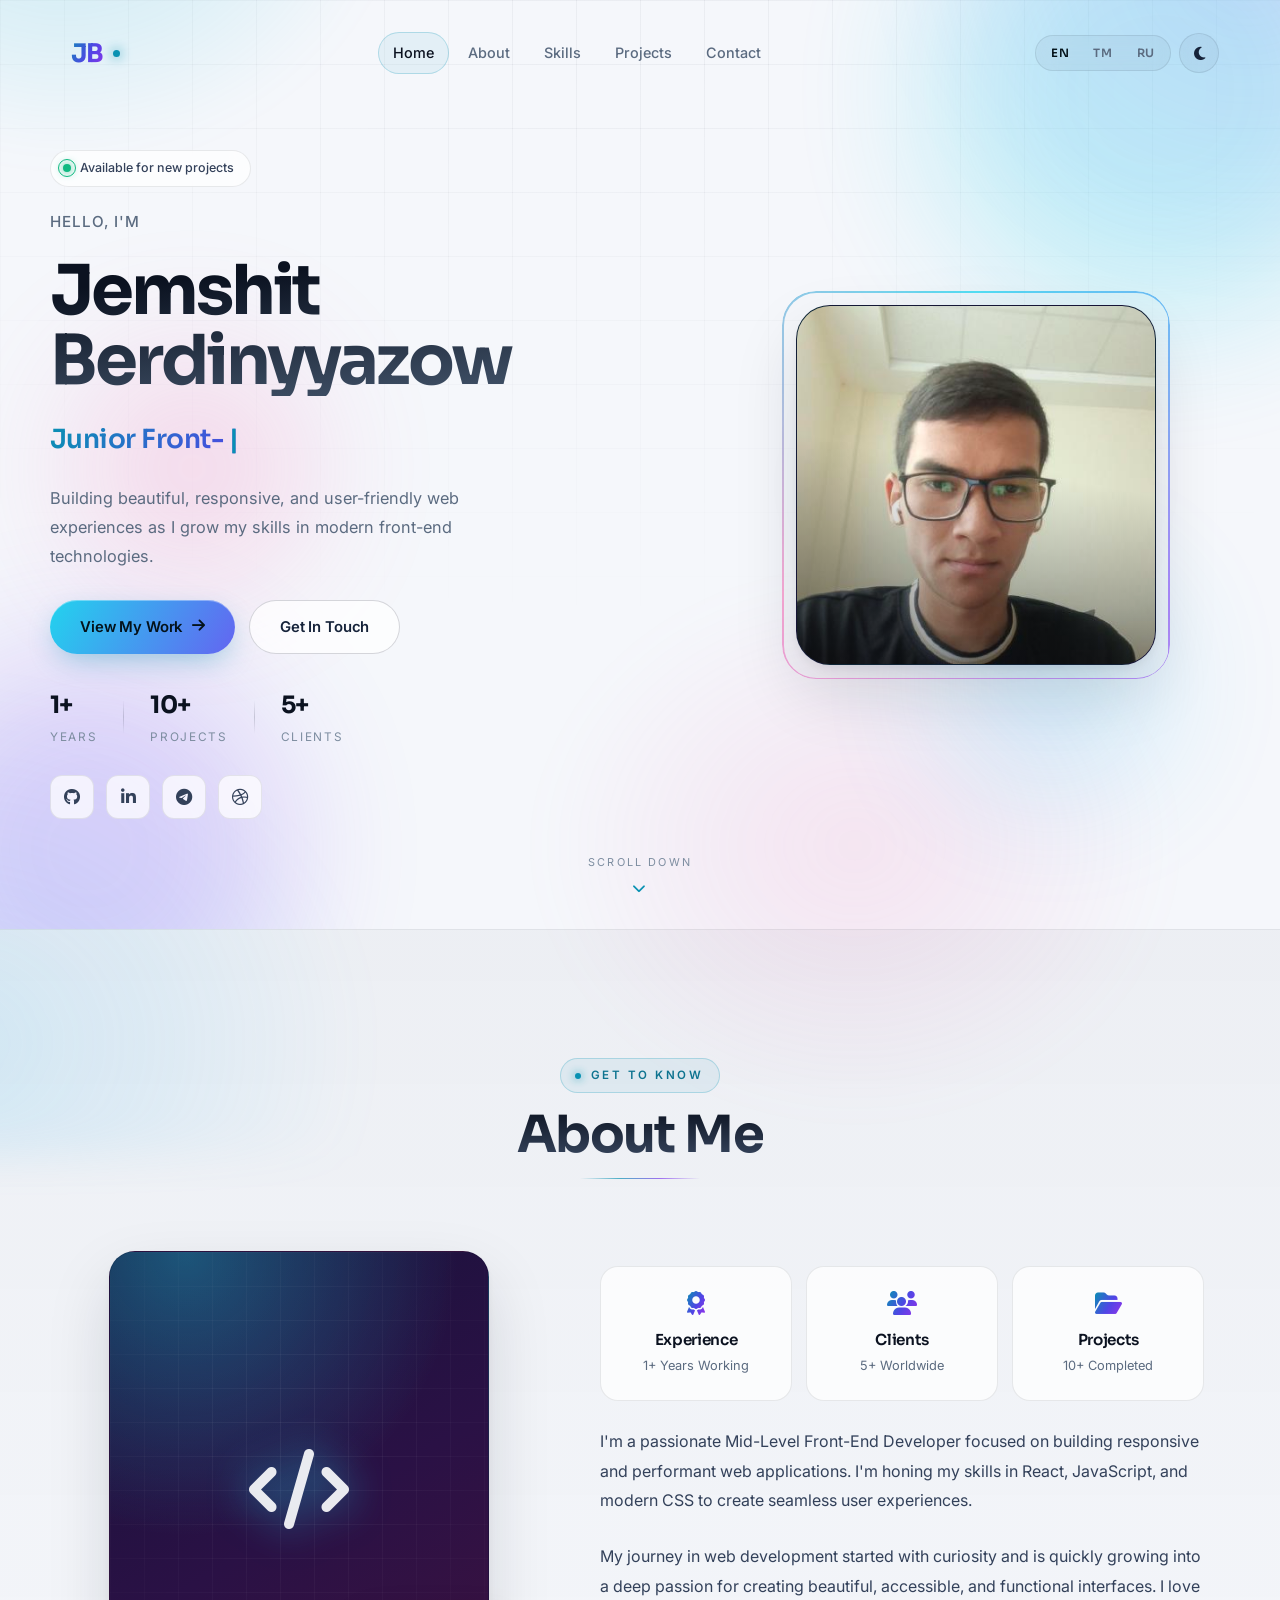
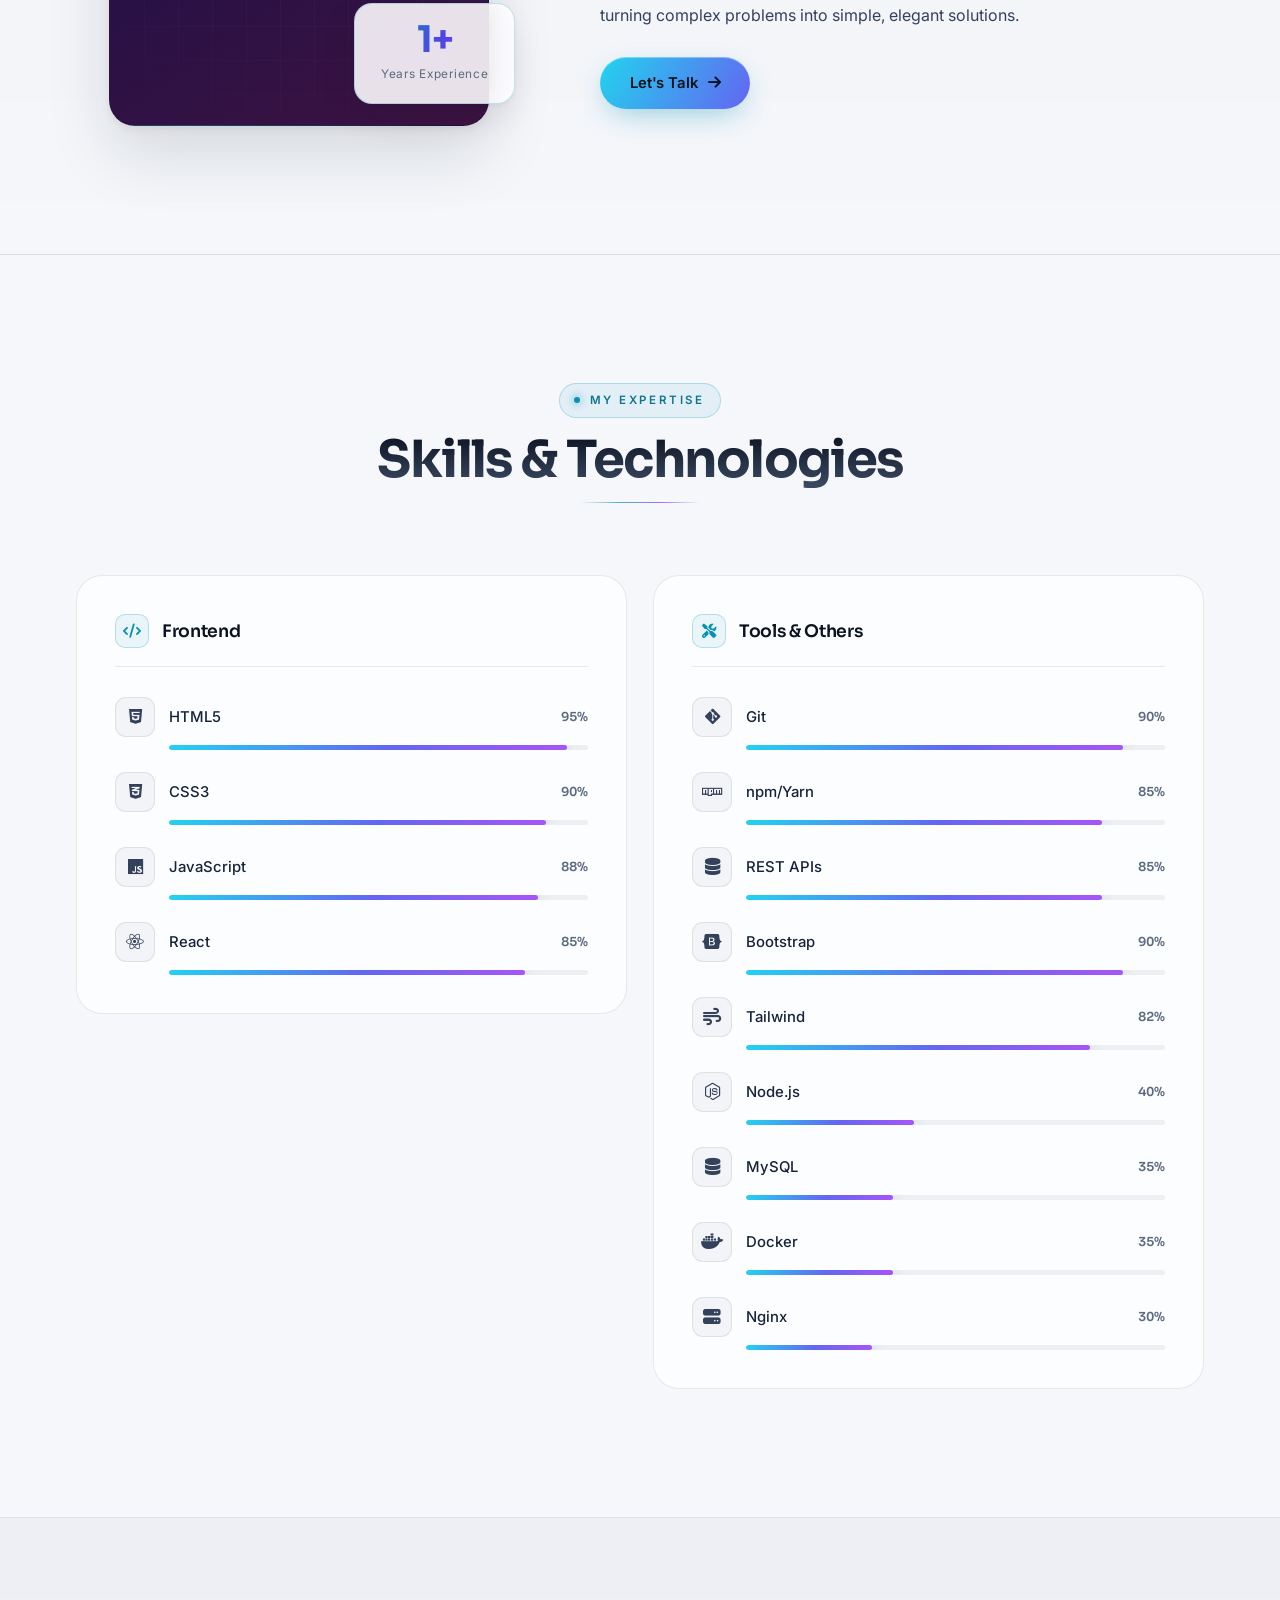
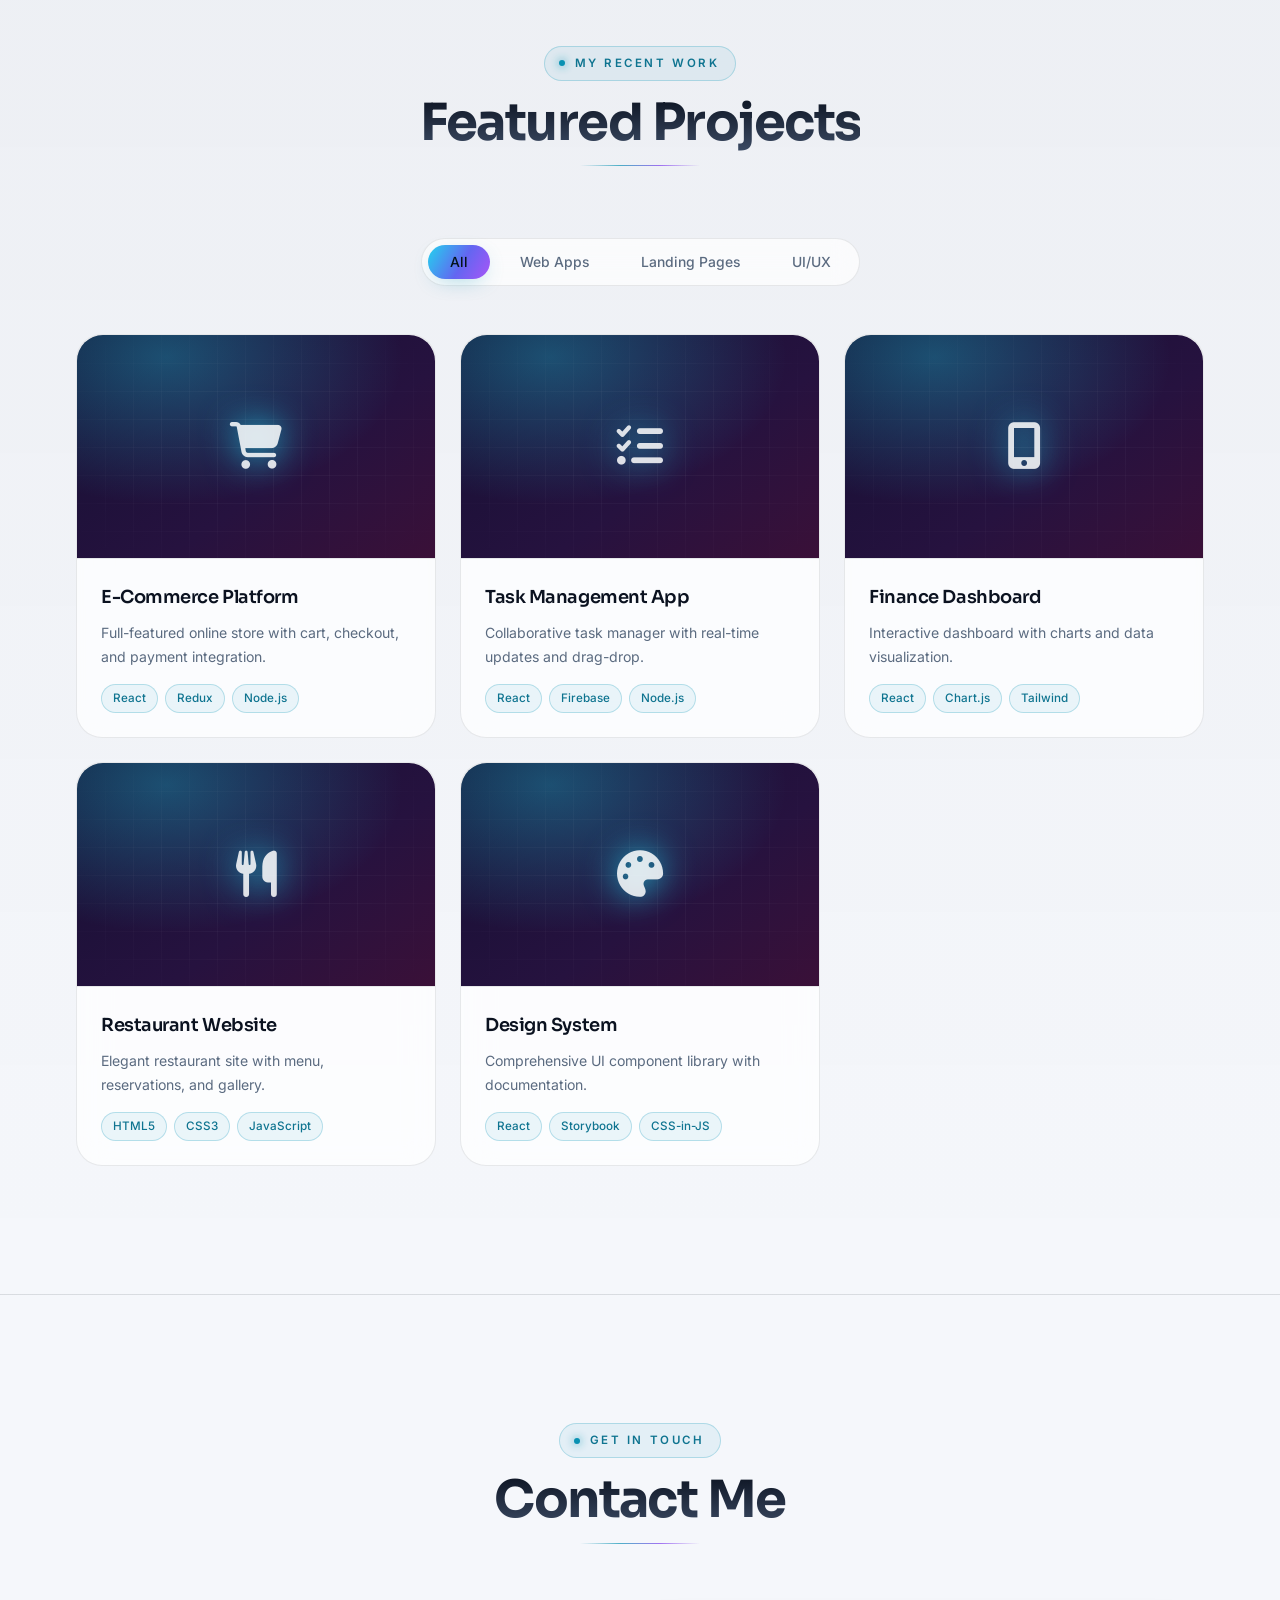
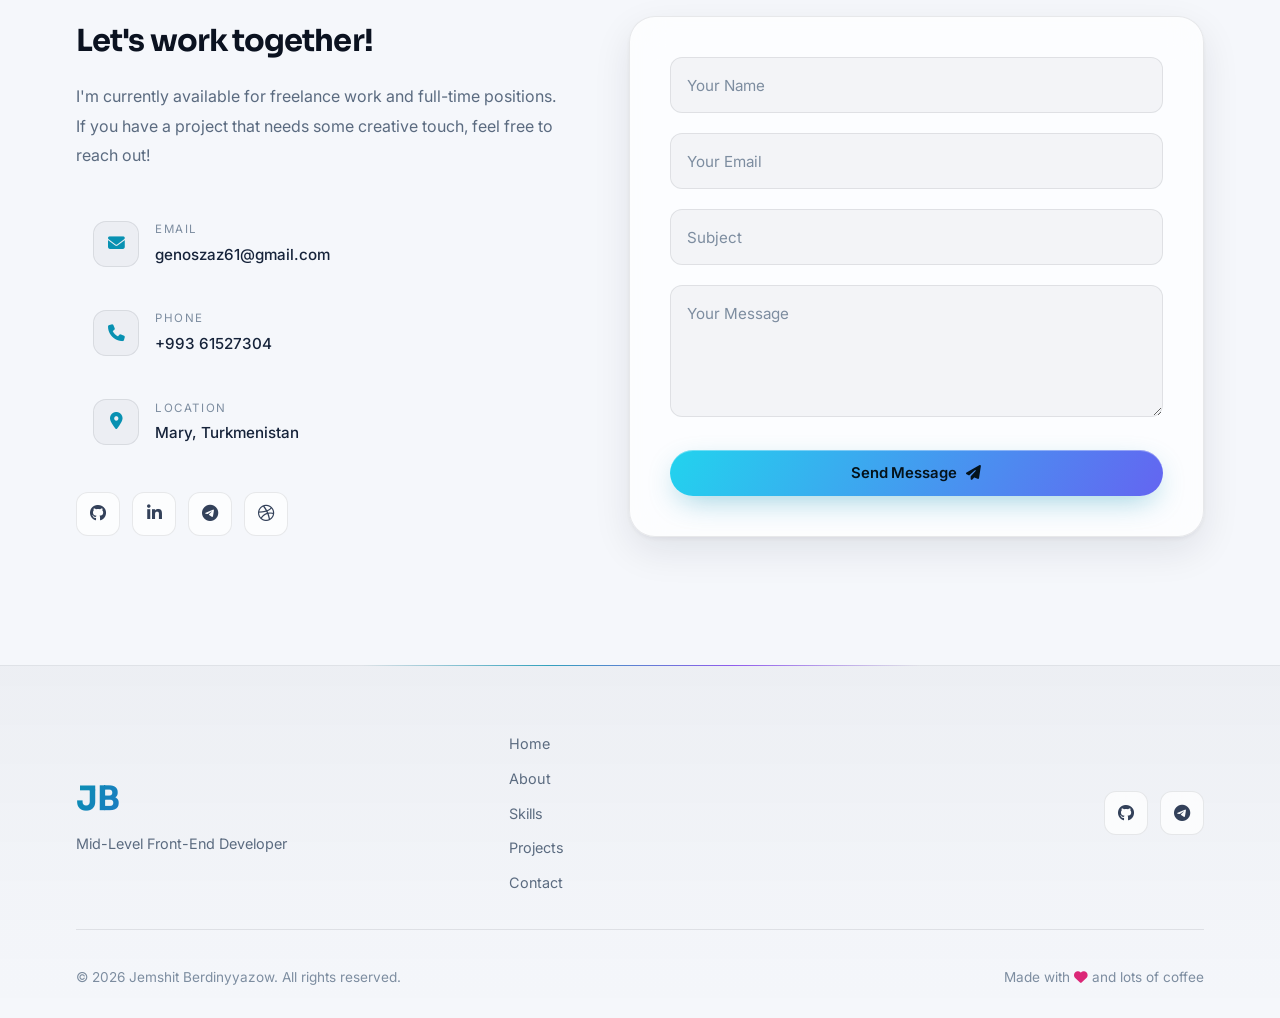
<file: _en_light.html>
<!DOCTYPE html>
<html lang="en">
<head>
    <meta charset="UTF-8">
    <meta name="viewport" content="width=device-width, initial-scale=1.0">
    <meta name="google-site-verification" content="TE-aBVME4j0R0_hWfGBJaqy4YDGyWgNt2wMIKFvj-Jk" />
    <meta name="description" content="Jemshit Berdinyyazow - Mid-Level Front-End Developer building fast, responsive and accessible web interfaces with React, JavaScript and modern CSS.">
    <meta name="theme-color" content="#05060c">
    <title>Jemshit Berdinyyazow | Mid-Level Front-End Developer</title>
    <link rel="stylesheet" href="styles.css">
    <script>
        // Applied before first paint so the page never flashes the wrong theme
        (function () {
            try {
                var t = 'light';
                if (t !== 'light' && t !== 'dark') t = 'dark';
                document.documentElement.setAttribute('data-theme', t);
                var l = localStorage.getItem('lang');
                if (['en', 'tk', 'ru'].indexOf(l) > -1) document.documentElement.lang = l;
            } catch (e) {}
        })();
    </script>
    <link rel="preconnect" href="https://fonts.googleapis.com">
    <link rel="preconnect" href="https://fonts.gstatic.com" crossorigin>
    <link href="https://fonts.googleapis.com/css2?family=Sora:wght@400;600;700&family=Inter:wght@400;500;600&display=swap" rel="stylesheet">
    <link rel="stylesheet" href="https://cdnjs.cloudflare.com/ajax/libs/font-awesome/6.4.0/css/all.min.css">
<style>.loader{display:none!important}</style></head>
<body>
    <!-- Loader -->
    <div class="loader" id="loader">
        <div class="loader-circle"></div>
    </div>

    <!-- Scroll Progress -->
    <div class="scroll-progress" id="scroll-progress"></div>

    <!-- Navigation -->
    <nav class="navbar" id="navbar">
        <div class="nav-container">
            <a href="#home" class="logo">
                <span class="logo-text">JB</span>
            </a>
            <div class="nav-menu" id="nav-menu">
                <a href="#home" class="nav-link active" data-i18n="nav.home">Home</a>
                <a href="#about" class="nav-link" data-i18n="nav.about">About</a>
                <a href="#skills" class="nav-link" data-i18n="nav.skills">Skills</a>
                <a href="#projects" class="nav-link" data-i18n="nav.projects">Projects</a>
                <a href="#contact" class="nav-link" data-i18n="nav.contact">Contact</a>
            </div>

            <div class="nav-actions">
                <div class="lang-switch" id="lang-switch" role="group" aria-label="Language">
                    <span class="lang-thumb" aria-hidden="true"></span>
                    <button class="lang-btn active" data-lang="en" lang="en">EN</button>
                    <button class="lang-btn" data-lang="tk" lang="tk">TM</button>
                    <button class="lang-btn" data-lang="ru" lang="ru">RU</button>
                </div>

                <button class="theme-toggle" id="theme-toggle" data-i18n-aria="a11y.theme"
                        aria-label="Switch between light and dark theme">
                    <i class="fas fa-sun icon-sun"></i>
                    <i class="fas fa-moon icon-moon"></i>
                </button>

                <button class="hamburger" id="hamburger" aria-label="Menu" aria-expanded="false">
                    <span class="bar"></span>
                    <span class="bar"></span>
                    <span class="bar"></span>
                </button>
            </div>
        </div>
    </nav>

    <!-- Hero Section -->
    <section class="hero" id="home">
        <div class="hero-bg">
            <div class="floating-shapes">
                <div class="shape shape-1"></div>
                <div class="shape shape-2"></div>
                <div class="shape shape-3"></div>
                <div class="shape shape-4"></div>
            </div>
        </div>
        <div class="hero-content">
            <div class="hero-text">
                <span class="hero-badge animate-text">
                    <span class="status-dot"></span>
                    <span data-i18n="hero.badge">Available for new projects</span>
                </span>
                <span class="greeting animate-text" data-i18n="hero.greeting">Hello, I'm</span>
                <h1 class="hero-title animate-text">Jemshit Berdinyyazow</h1>
                <h2 class="hero-subtitle animate-text">
                    <span class="typed-text"></span>
                    <span class="cursor">|</span>
                </h2>
                <p class="hero-description animate-text" data-i18n="hero.description">
                    Building beautiful, responsive, and user-friendly web experiences as I grow my skills in modern front-end technologies.
                </p>
                <div class="hero-buttons animate-text">
                    <a href="#projects" class="btn btn-primary">
                        <span data-i18n="hero.cta1">View My Work</span>
                        <i class="fas fa-arrow-right"></i>
                    </a>
                    <a href="#contact" class="btn btn-secondary">
                        <span data-i18n="hero.cta2">Get In Touch</span>
                    </a>
                </div>
                <div class="hero-stats animate-text">
                    <div class="hero-stat"><b>1+</b><span data-i18n="hero.years">Years</span></div>
                    <div class="hero-stat-divider"></div>
                    <div class="hero-stat"><b>10+</b><span data-i18n="hero.projects">Projects</span></div>
                    <div class="hero-stat-divider"></div>
                    <div class="hero-stat"><b>5+</b><span data-i18n="hero.clients">Clients</span></div>
                </div>
                <div class="social-links animate-text">
                        <a href="https://github.com/JB5621" class="social-link"><i class="fab fa-github"></i></a>
                        <a href="https://www.linkedin.com/games/zip/results/" class="social-link"><i class="fab fa-linkedin-in"></i></a>
                        <a href="https://t.me/jb5622" class="social-link"><i class="fab fa-telegram"></i></a>
                        <a href="#" class="social-link"><i class="fab fa-dribbble"></i></a>
                </div>
            </div>
            <div class="hero-image animate-image">
                <div class="image-wrapper">
                    <div class="image-border"></div>
                    <div class="profile-placeholder">
                        <img src="207410472.jpg" alt="Portrait of Jemshit Berdinyyazow" width="360" height="360">
                    </div>
                </div>
            </div>
        </div>
        <a href="#about" class="scroll-indicator">
            <span data-i18n="hero.scroll">Scroll Down</span>
            <i class="fas fa-chevron-down"></i>
        </a>
    </section>

    <!-- About Section -->
    <section class="about" id="about">
        <div class="container">
            <div class="section-header">
                <span class="section-subtitle" data-i18n="about.eyebrow">Get To Know</span>
                <h2 class="section-title" data-i18n="about.title">About Me</h2>
            </div>
            <div class="about-content">
                <div class="about-image reveal-left">
                    <div class="image-card">
                        <div class="image-placeholder">
                            <i class="fas fa-code"></i>
                        </div>
                        <div class="experience-badge">
                            <span class="years">1+</span>
                            <span class="text" data-i18n="about.badge">Years Experience</span>
                        </div>
                    </div>
                </div>
                <div class="about-text reveal-right">
                    <div class="about-cards">
                        <div class="about-card">
                            <i class="fas fa-award"></i>
                            <h3 data-i18n="about.card1.title">Experience</h3>
                            <p data-i18n="about.card1.text">1+ Years Working</p>
                        </div>
                        <div class="about-card">
                            <i class="fas fa-users"></i>
                            <h3 data-i18n="about.card2.title">Clients</h3>
                            <p data-i18n="about.card2.text">5+ Worldwide</p>
                        </div>
                        <div class="about-card">
                            <i class="fas fa-folder-open"></i>
                            <h3 data-i18n="about.card3.title">Projects</h3>
                            <p data-i18n="about.card3.text">10+ Completed</p>
                        </div>
                    </div>
                    <p class="about-description" data-i18n="about.p1">
                        I'm a passionate Mid-Level Front-End Developer focused on building responsive
                        and performant web applications. I'm honing my skills in React, JavaScript, and modern CSS 
                        to create seamless user experiences.
                    </p>
                    <p class="about-description" data-i18n="about.p2">
                        My journey in web development started with curiosity and is quickly growing into a deep 
                        passion for creating beautiful, accessible, and functional interfaces. I love turning 
                        complex problems into simple, elegant solutions.
                    </p>
                    <a href="#contact" class="btn btn-primary">
                        <span data-i18n="about.cta">Let's Talk</span>
                        <i class="fas fa-arrow-right"></i>
                    </a>
                </div>
            </div>
        </div>
    </section>

    <!-- Skills Section -->
    <section class="skills" id="skills">
        <div class="container">
            <div class="section-header">
                <span class="section-subtitle" data-i18n="skills.eyebrow">My Expertise</span>
                <h2 class="section-title" data-i18n="skills.title">Skills & Technologies</h2>
            </div>
            <div class="skills-content">
                <div class="skills-category reveal-up">
                    <h3 class="category-title">
                        <i class="fas fa-code"></i>
                        <span data-i18n="skills.frontend">Frontend</span>
                    </h3>
                    <div class="skills-grid">
                        <div class="skill-item">
                            <div class="skill-icon">
                                <i class="fab fa-html5"></i>
                            </div>
                            <span class="skill-name">HTML5</span>
                            <span class="skill-percent">95%</span>
                            <div class="skill-bar">
                                <div class="skill-progress" data-progress="95"></div>
                            </div>
                        </div>
                        <div class="skill-item">
                            <div class="skill-icon">
                                <i class="fab fa-css3-alt"></i>
                            </div>
                            <span class="skill-name">CSS3</span>
                            <span class="skill-percent">90%</span>
                            <div class="skill-bar">
                                <div class="skill-progress" data-progress="90"></div>
                            </div>
                        </div>
                        <div class="skill-item">
                            <div class="skill-icon">
                                <i class="fab fa-js"></i>
                            </div>
                            <span class="skill-name">JavaScript</span>
                            <span class="skill-percent">88%</span>
                            <div class="skill-bar">
                                <div class="skill-progress" data-progress="88"></div>
                            </div>
                        </div>
                        <div class="skill-item">
                            <div class="skill-icon">
                                <i class="fab fa-react"></i>
                            </div>
                            <span class="skill-name">React</span>
                            <span class="skill-percent">85%</span>
                            <div class="skill-bar">
                                <div class="skill-progress" data-progress="85"></div>
                            </div>
                        </div>

                    </div>
                </div>
                <div class="skills-category reveal-up">
                    <h3 class="category-title">
                        <i class="fas fa-tools"></i>
                        <span data-i18n="skills.tools">Tools &amp; Others</span>
                    </h3>
                    <div class="skills-grid">
                        <div class="skill-item">
                            <div class="skill-icon">
                                <i class="fab fa-git-alt"></i>
                            </div>
                            <span class="skill-name">Git</span>
                            <span class="skill-percent">90%</span>
                            <div class="skill-bar">
                                <div class="skill-progress" data-progress="90"></div>
                            </div>
                        </div>
                        <div class="skill-item">
                            <div class="skill-icon">
                                <i class="fab fa-npm"></i>
                            </div>
                            <span class="skill-name">npm/Yarn</span>
                            <span class="skill-percent">85%</span>
                            <div class="skill-bar">
                                <div class="skill-progress" data-progress="85"></div>
                            </div>
                        </div>
                        <div class="skill-item">
                            <div class="skill-icon">
                                <i class="fas fa-database"></i>
                            </div>
                            <span class="skill-name">REST APIs</span>
                            <span class="skill-percent">85%</span>
                            <div class="skill-bar">
                                <div class="skill-progress" data-progress="85"></div>
                            </div>
                        </div>
                        <div class="skill-item">
                            <div class="skill-icon">
                                <i class="fab fa-bootstrap"></i>
                            </div>
                            <span class="skill-name">Bootstrap</span>
                            <span class="skill-percent">90%</span>
                            <div class="skill-bar">
                                <div class="skill-progress" data-progress="90"></div>
                            </div>
                        </div>
                        <div class="skill-item">
                            <div class="skill-icon">
                                <i class="fas fa-wind"></i>
                            </div>
                            <span class="skill-name">Tailwind</span>
                            <span class="skill-percent">82%</span>
                            <div class="skill-bar">
                                <div class="skill-progress" data-progress="82"></div>
                            </div>
                        </div>
                        <div class="skill-item">
                            <div class="skill-icon">
                                <i class="fab fa-node-js"></i>
                            </div>
                            <span class="skill-name">Node.js</span>
                            <span class="skill-percent">40%</span>
                            <div class="skill-bar">
                                <div class="skill-progress" data-progress="40"></div>
                            </div>
                        </div>
                        <div class="skill-item">
                            <div class="skill-icon">
                                <i class="fas fa-database"></i>
                            </div>
                            <span class="skill-name">MySQL</span>
                            <span class="skill-percent">35%</span>
                            <div class="skill-bar">
                                <div class="skill-progress" data-progress="35"></div>
                            </div>
                        </div>
                        <div class="skill-item">
                            <div class="skill-icon">
                                <i class="fab fa-docker"></i>
                            </div>
                            <span class="skill-name">Docker</span>
                            <span class="skill-percent">35%</span>
                            <div class="skill-bar">
                                <div class="skill-progress" data-progress="35"></div>
                            </div>
                        </div>
                        <div class="skill-item">
                            <div class="skill-icon">
                                <i class="fas fa-server"></i>
                            </div>
                            <span class="skill-name">Nginx</span>
                            <span class="skill-percent">30%</span>
                            <div class="skill-bar">
                                <div class="skill-progress" data-progress="30"></div>
                            </div>
                        </div>
                    </div>
                </div>
            </div>
        </div>
    </section>

    <!-- Projects Section -->
    <section class="projects" id="projects">
        <div class="container">
            <div class="section-header">
                <span class="section-subtitle" data-i18n="projects.eyebrow">My Recent Work</span>
                <h2 class="section-title" data-i18n="projects.title">Featured Projects</h2>
            </div>
            <div class="projects-filter">
                <button class="filter-btn active" data-filter="all" data-i18n="projects.all">All</button>
                <button class="filter-btn" data-filter="web" data-i18n="projects.web">Web Apps</button>
                <button class="filter-btn" data-filter="landing" data-i18n="projects.landing">Landing Pages</button>
                <button class="filter-btn" data-filter="ui" data-i18n="projects.ui">UI/UX</button>
            </div>
            <div class="projects-grid">
                <div class="project-card reveal-up" data-category="web">
                    <div class="project-image">
                        <div class="project-placeholder">
                            <i class="fas fa-shopping-cart"></i>
                        </div>
                        <div class="project-overlay">
                            <div class="project-links">
                                <a href="#" class="project-link" aria-label="View Live">
                                    <i class="fas fa-external-link-alt"></i>
                                </a>
                                <a href="#" class="project-link" aria-label="View Code">
                                    <i class="fab fa-github"></i>
                                </a>
                            </div>
                        </div>
                    </div>
                    <div class="project-info">
                        <h3 class="project-title" data-i18n="projects.p1.title">E-Commerce Platform</h3>
                        <p class="project-description" data-i18n="projects.p1.text">Full-featured online store with cart, checkout, and payment integration.</p>
                        <div class="project-tech">
                            <span>React</span>
                            <span>Redux</span>
                            <span>Node.js</span>
                        </div>
                    </div>
                </div>

                <div class="project-card reveal-up" data-category="web">
                    <div class="project-image">
                        <div class="project-placeholder">
                            <i class="fas fa-tasks"></i>
                        </div>
                        <div class="project-overlay">
                            <div class="project-links">
                                <a href="#" class="project-link" aria-label="View Live">
                                    <i class="fas fa-external-link-alt"></i>
                                </a>
                                <a href="#" class="project-link" aria-label="View Code">
                                    <i class="fab fa-github"></i>
                                </a>
                            </div>
                        </div>
                    </div>
                    <div class="project-info">
                        <h3 class="project-title" data-i18n="projects.p2.title">Task Management App</h3>
                        <p class="project-description" data-i18n="projects.p2.text">Collaborative task manager with real-time updates and drag-drop.</p>
                        <div class="project-tech">
                            <span>React</span>
                            <span>Firebase</span>
                            <span>Node.js</span>
                        </div>
                    </div>
                </div>
                <div class="project-card reveal-up" data-category="ui">
                    <div class="project-image">
                        <div class="project-placeholder">
                            <i class="fas fa-mobile-alt"></i>
                        </div>
                        <div class="project-overlay">
                            <div class="project-links">
                                <a href="#" class="project-link" aria-label="View Live">
                                    <i class="fas fa-external-link-alt"></i>
                                </a>
                                <a href="#" class="project-link" aria-label="View Code">
                                    <i class="fab fa-github"></i>
                                </a>
                            </div>
                        </div>
                    </div>
                    <div class="project-info">
                        <h3 class="project-title" data-i18n="projects.p3.title">Finance Dashboard</h3>
                        <p class="project-description" data-i18n="projects.p3.text">Interactive dashboard with charts and data visualization.</p>
                        <div class="project-tech">
                            <span>React</span>
                            <span>Chart.js</span>
                            <span>Tailwind</span>
                        </div>
                    </div>
                </div>
                <div class="project-card reveal-up" data-category="landing">
                    <div class="project-image">
                        <div class="project-placeholder">
                            <i class="fas fa-utensils"></i>
                        </div>
                        <div class="project-overlay">
                            <div class="project-links">
                                <a href="#" class="project-link" aria-label="View Live">
                                    <i class="fas fa-external-link-alt"></i>
                                </a>
                                <a href="#" class="project-link" aria-label="View Code">
                                    <i class="fab fa-github"></i>
                                </a>
                            </div>
                        </div>
                    </div>
                    <div class="project-info">
                        <h3 class="project-title" data-i18n="projects.p4.title">Restaurant Website</h3>
                        <p class="project-description" data-i18n="projects.p4.text">Elegant restaurant site with menu, reservations, and gallery.</p>
                        <div class="project-tech">
                            <span>HTML5</span>
                            <span>CSS3</span>
                            <span>JavaScript</span>
                        </div>
                    </div>
                </div>
                <div class="project-card reveal-up" data-category="ui">
                    <div class="project-image">
                        <div class="project-placeholder">
                            <i class="fas fa-palette"></i>
                        </div>
                        <div class="project-overlay">
                            <div class="project-links">
                                <a href="#" class="project-link" aria-label="View Live">
                                    <i class="fas fa-external-link-alt"></i>
                                </a>
                                <a href="#" class="project-link" aria-label="View Code">
                                    <i class="fab fa-github"></i>
                                </a>
                            </div>
                        </div>
                    </div>
                    <div class="project-info">
                        <h3 class="project-title" data-i18n="projects.p5.title">Design System</h3>
                        <p class="project-description" data-i18n="projects.p5.text">Comprehensive UI component library with documentation.</p>
                        <div class="project-tech">
                            <span>React</span>
                            <span>Storybook</span>
                            <span>CSS-in-JS</span>
                        </div>
                    </div>
                </div>
            </div>
        </div>
    </section>

    <!-- Contact Section -->
    <section class="contact" id="contact">
        <div class="container">
            <div class="section-header">
                <span class="section-subtitle" data-i18n="contact.eyebrow">Get In Touch</span>
                <h2 class="section-title" data-i18n="contact.title">Contact Me</h2>
            </div>
            <div class="contact-content">
                <div class="contact-info reveal-left">
                    <h3 data-i18n="contact.heading">Let's work together!</h3>
                    <p data-i18n="contact.text">I'm currently available for freelance work and full-time positions. If you have a project that needs some creative touch, feel free to reach out!</p>
                    <div class="contact-details">
                        <div class="contact-item">
                            <div class="contact-icon">
                                <i class="fas fa-envelope"></i>
                            </div>
                            <div class="contact-text">
                                <span data-i18n="contact.email">Email</span>
                                <a href="mailto:genoszaz@gmail.com">genoszaz61@gmail.com</a>
                            </div>
                        </div>
                        <div class="contact-item">
                            <div class="contact-icon">
                                <i class="fas fa-phone"></i>
                            </div>
                            <div class="contact-text">
                                <span data-i18n="contact.phone">Phone</span>
                                <a href="tel:+99361527304">+993 61527304</a>
                            </div>
                        </div>
                        <div class="contact-item">
                            <div class="contact-icon">
                                <i class="fas fa-map-marker-alt"></i>
                            </div>
                            <div class="contact-text">
                                <span data-i18n="contact.location">Location</span>
                                <p data-i18n="contact.city">Mary, Turkmenistan</p>
                            </div>
                        </div>
                    </div>
                    <div class="contact-social">
                        <a href="https://github.com/JB5621" class="social-link"><i class="fab fa-github"></i></a>
                        <a href="https://www.linkedin.com/games/zip/results/" class="social-link"><i class="fab fa-linkedin-in"></i></a>
                        <a href="https://t.me/jb5622" class="social-link"><i class="fab fa-telegram"></i></a>
                        <a href="#" class="social-link"><i class="fab fa-dribbble"></i></a>
                    </div>
                </div>
                <form class="contact-form reveal-right" id="contact-form">
                    <div class="form-group">
                        <input type="text" id="name" name="name" required placeholder=" ">
                        <label for="name" data-i18n="form.name">Your Name</label>
                        <span class="form-line"></span>
                    </div>
                    <div class="form-group">
                        <input type="email" id="email" name="email" required placeholder=" ">
                        <label for="email" data-i18n="form.email">Your Email</label>
                        <span class="form-line"></span>
                    </div>
                    <div class="form-group">
                        <input type="text" id="subject" name="subject" required placeholder=" ">
                        <label for="subject" data-i18n="form.subject">Subject</label>
                        <span class="form-line"></span>
                    </div>
                    <div class="form-group">
                        <textarea id="message" name="message" rows="5" required placeholder=" "></textarea>
                        <label for="message" data-i18n="form.message">Your Message</label>
                        <span class="form-line"></span>
                    </div>
                    <button type="submit" class="btn btn-primary btn-submit">
                        <span data-i18n="form.send">Send Message</span>
                        <i class="fas fa-paper-plane"></i>
                    </button>
                </form>
            </div>
        </div>
    </section>

    <!-- Footer -->
    <footer class="footer">
        <div class="container">
            <div class="footer-content">
                <div class="footer-logo">
                    <span class="logo-text">JB</span>
                    <p data-i18n="footer.role">Mid-Level Front-End Developer</p>
                </div>
                <div class="footer-links">
                    <a href="#home" data-i18n="nav.home">Home</a>
                    <a href="#about" data-i18n="nav.about">About</a>
                    <a href="#skills" data-i18n="nav.skills">Skills</a>
                    <a href="#projects" data-i18n="nav.projects">Projects</a>
                    <a href="#contact" data-i18n="nav.contact">Contact</a>
                </div>
                <div class="footer-social">
                        <a href="https://github.com/JB5621" class="social-link"><i class="fab fa-github"></i></a>
                        <a href="https://t.me/jb5622" class="social-link"><i class="fab fa-telegram"></i></a>
                </div>
            </div>
            <div class="footer-bottom">
                <p>&copy; 2026 Jemshit Berdinyyazow. <span data-i18n="footer.rights">All rights reserved.</span></p>
                <p><span data-i18n="footer.made1">Made with</span> <i class="fas fa-heart"></i> <span data-i18n="footer.made2">and lots of coffee</span></p>
            </div>
        </div>
    </footer>

    <!-- Back to Top Button -->
    <button class="back-to-top" id="back-to-top" data-i18n-aria="a11y.top" aria-label="Back to top">
        <i class="fas fa-arrow-up"></i>
    </button>

    <script src="i18n.js"></script>
    <script src="script.js"></script>
<script>window.addEventListener('load',function(){applyLang('en',false);});</script></body>
</html>
</file>
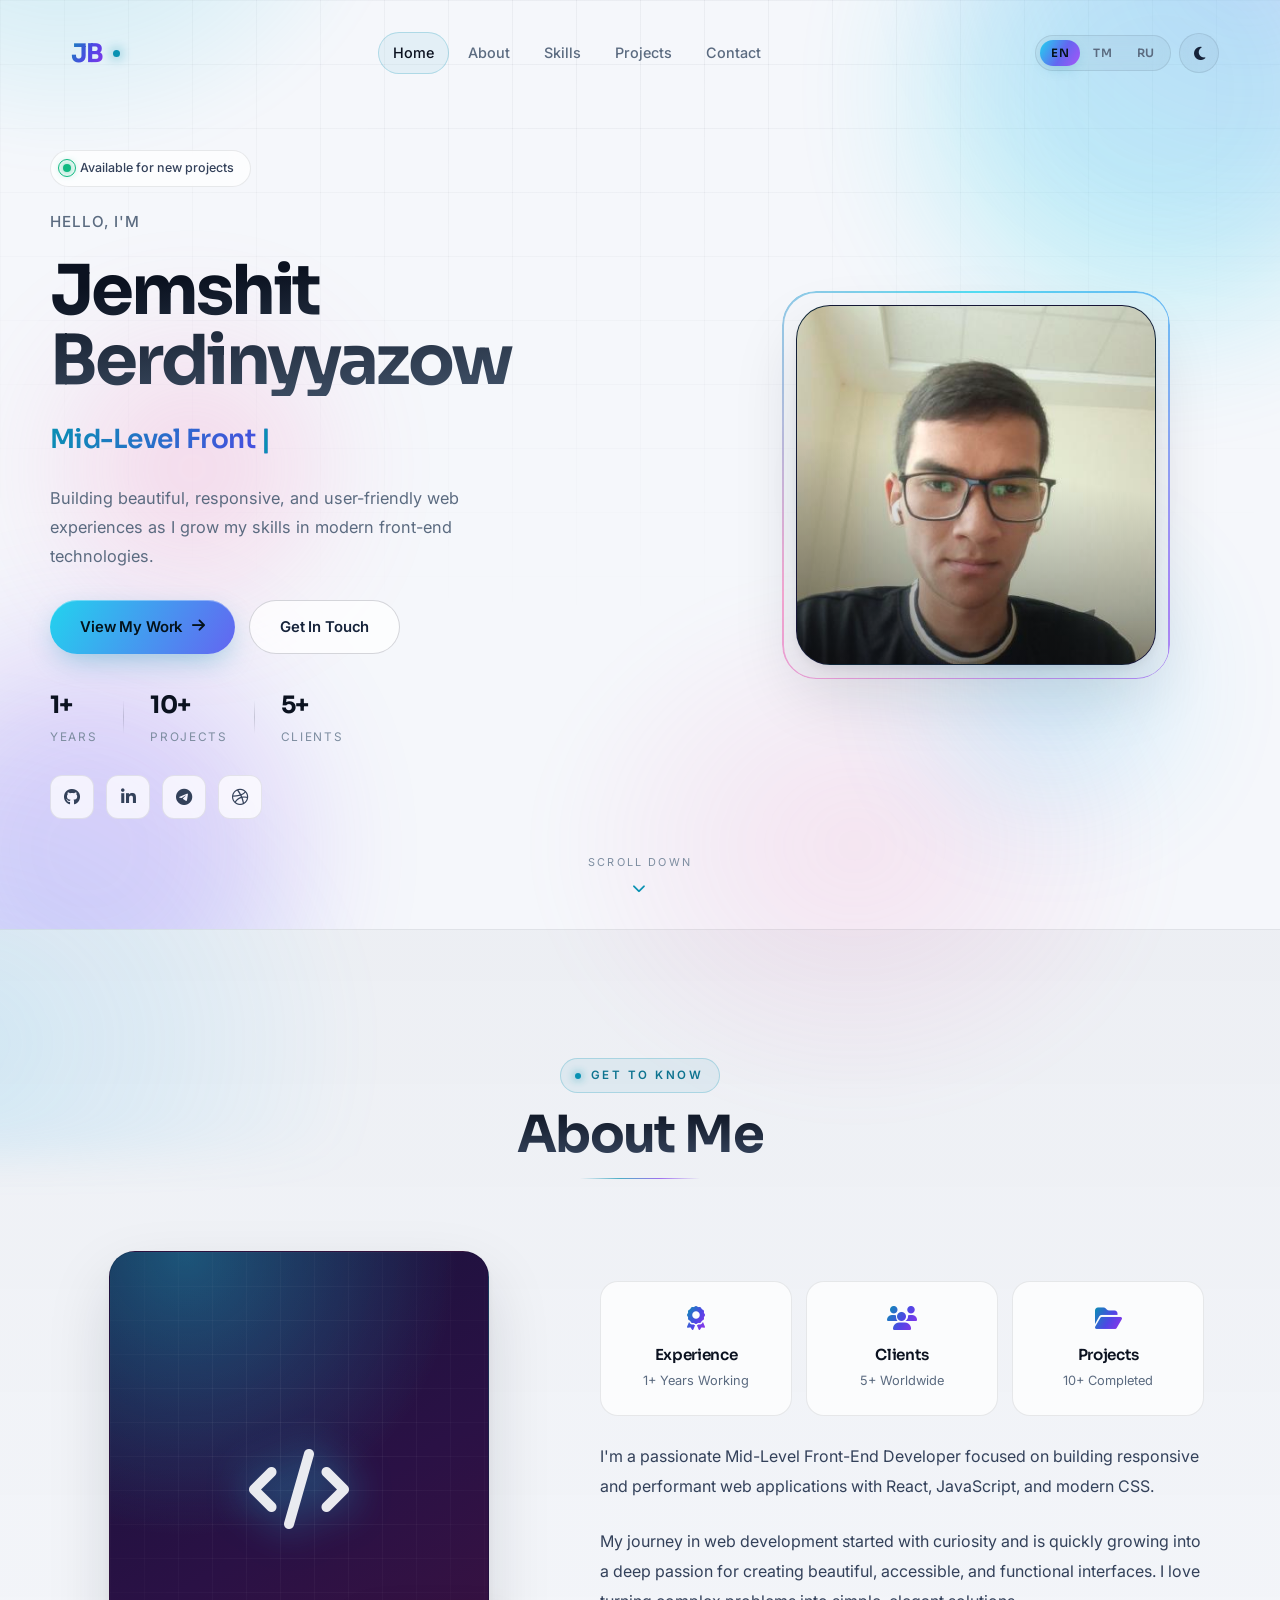
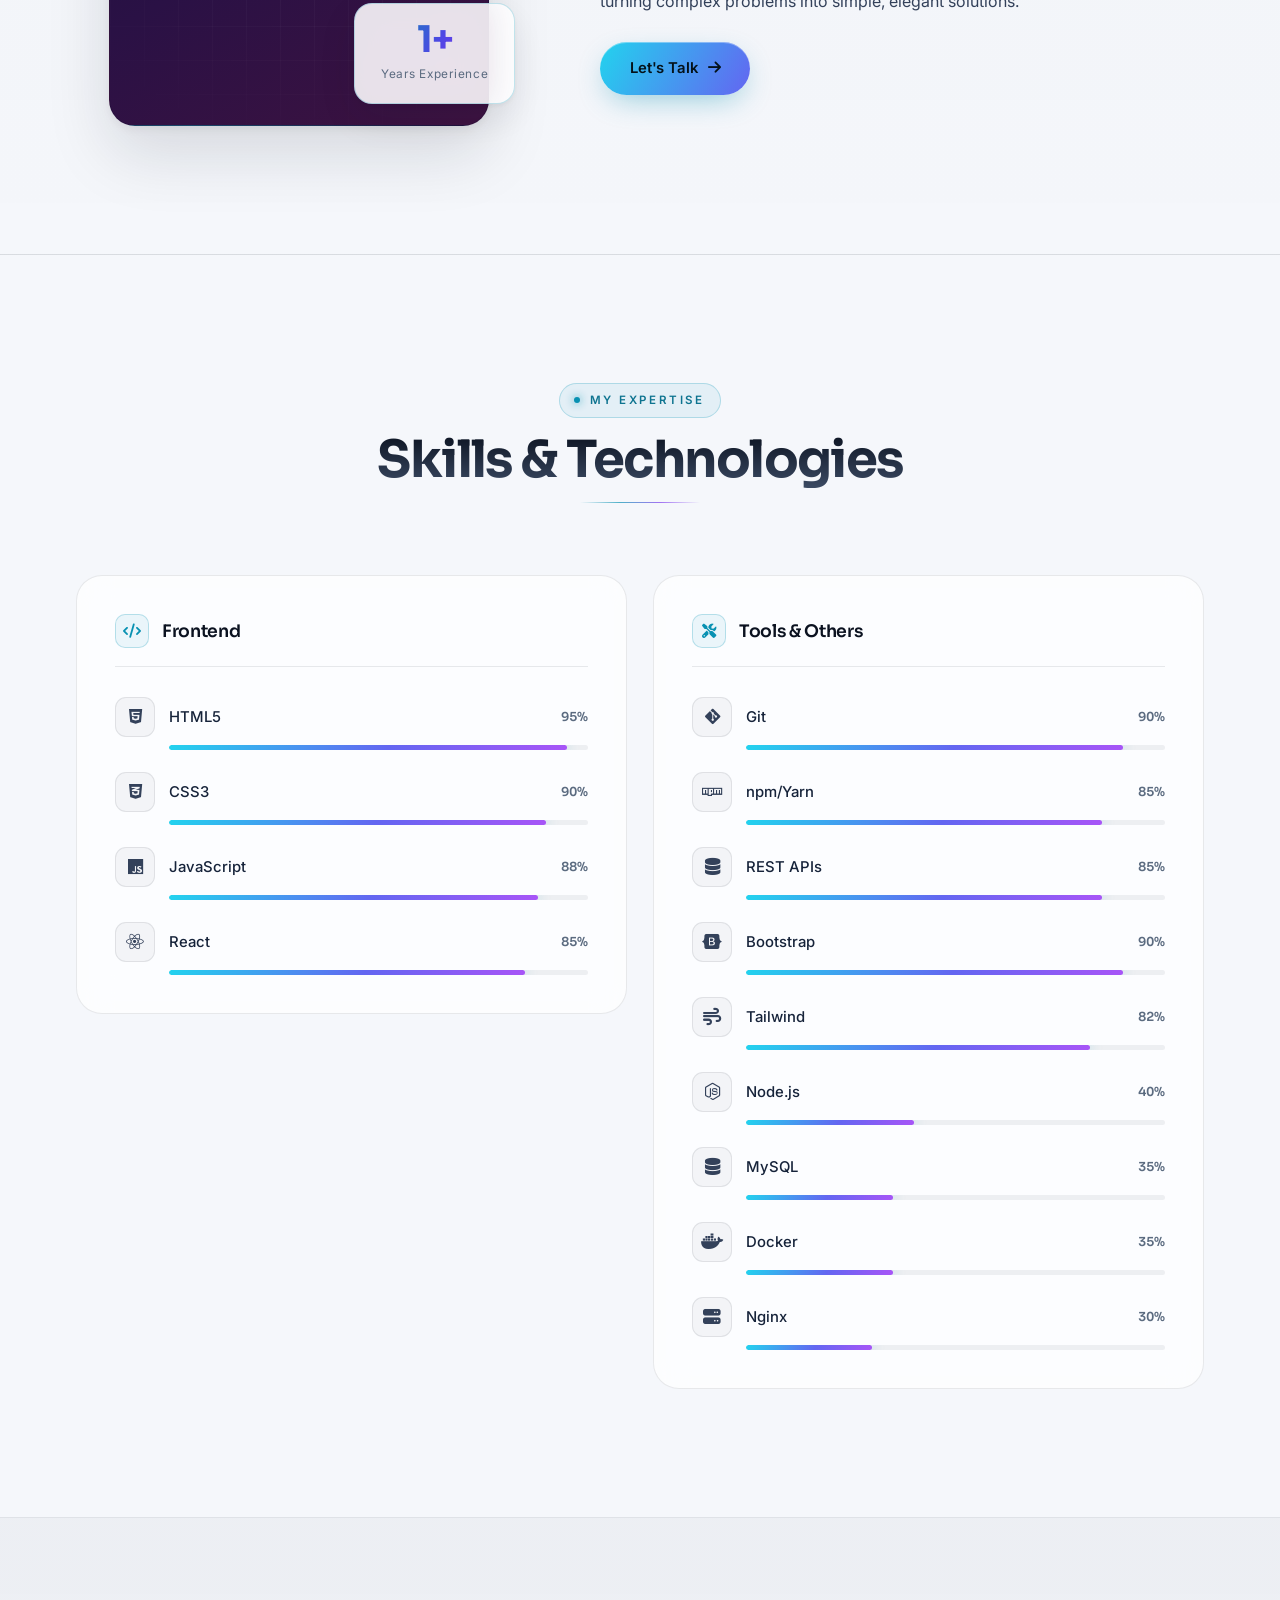
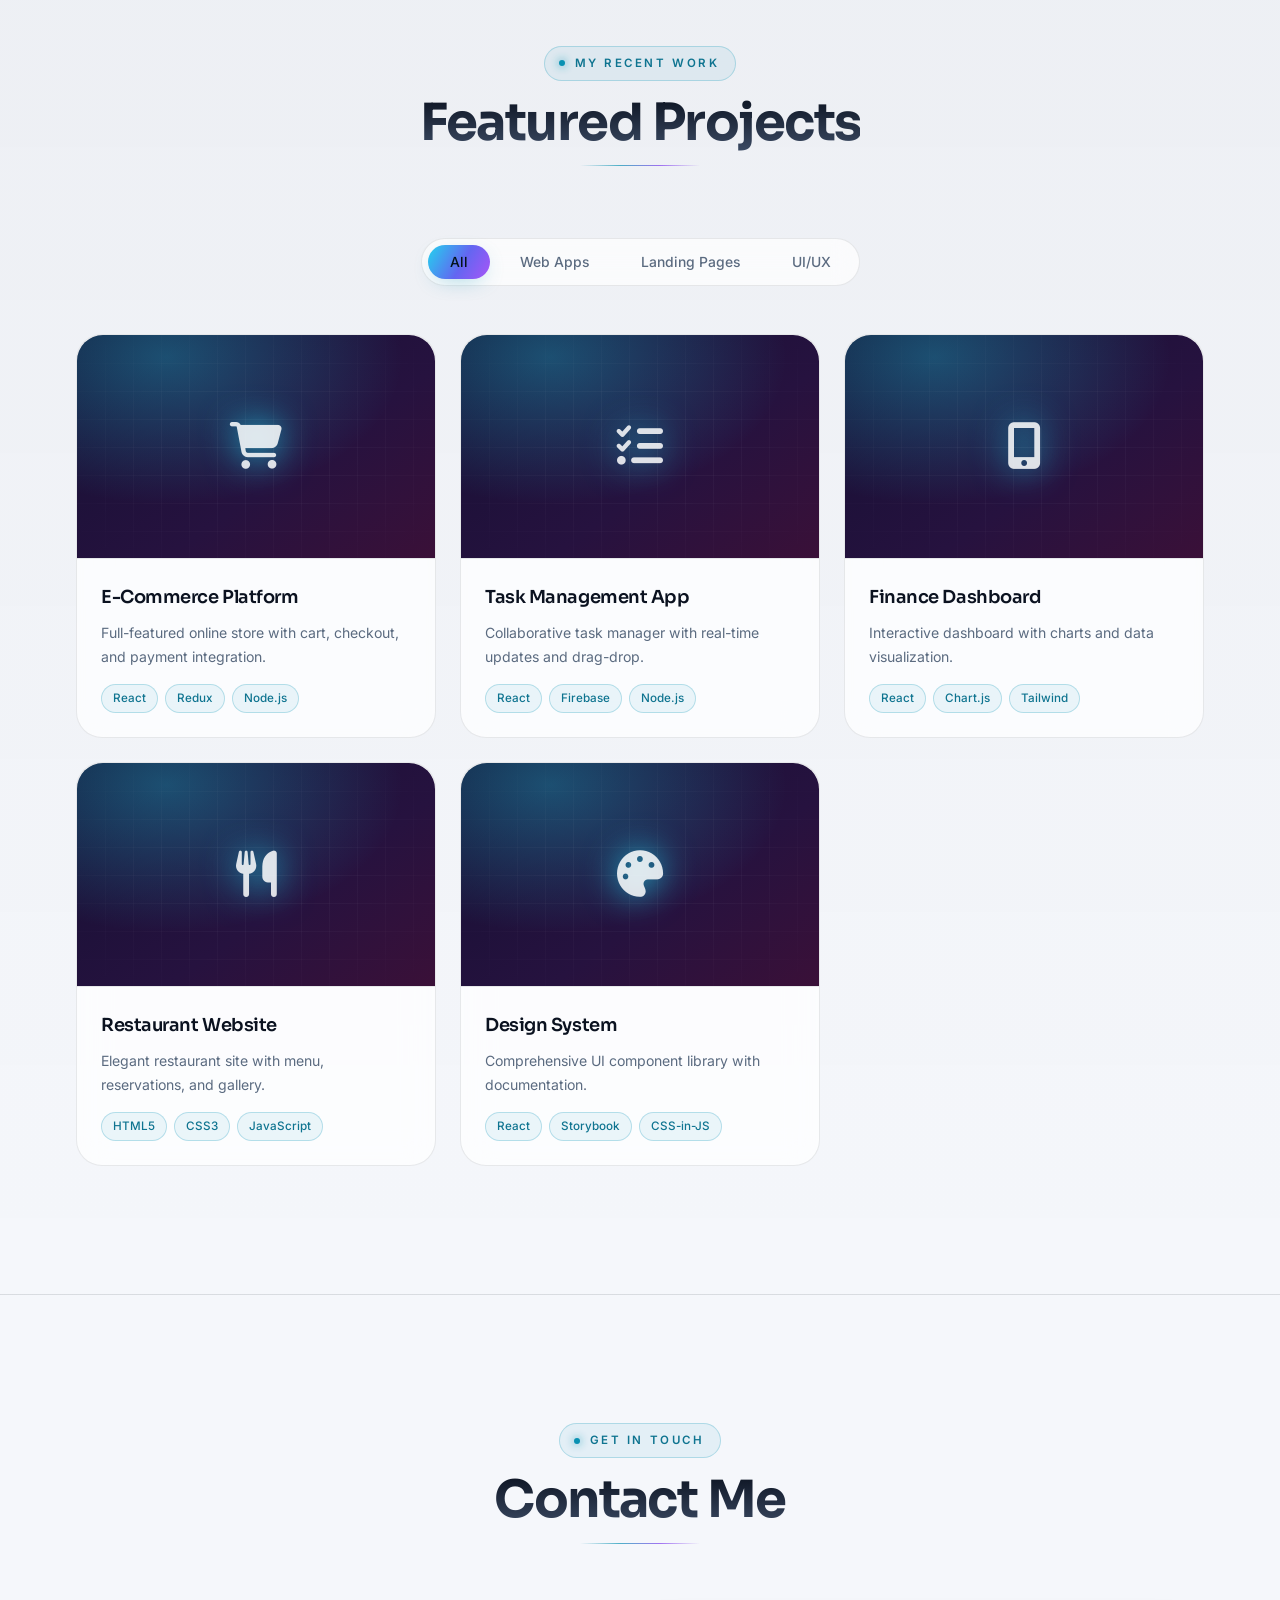
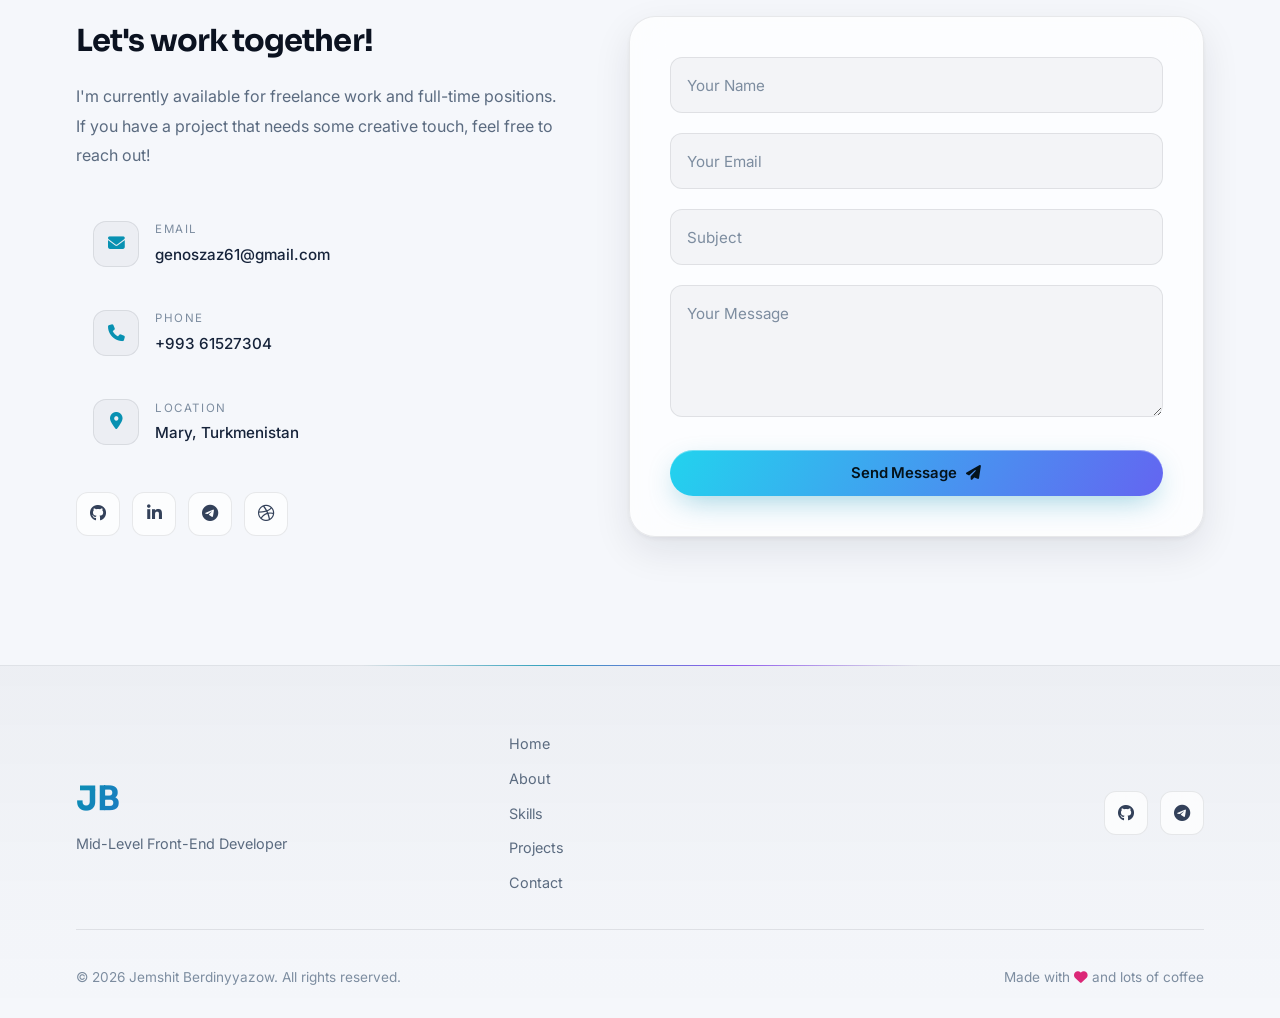
<file: _light.html>
<!DOCTYPE html>
<html lang="en">
<head>
    <meta charset="UTF-8">
    <meta name="viewport" content="width=device-width, initial-scale=1.0">
    <meta name="google-site-verification" content="TE-aBVME4j0R0_hWfGBJaqy4YDGyWgNt2wMIKFvj-Jk" />
    <meta name="description" content="Jemshit Berdinyyazow - Mid-Level Front-End Developer building fast, responsive and accessible web interfaces with React, JavaScript and modern CSS.">
    <meta name="theme-color" content="#05060c">
    <title>Jemshit Berdinyyazow | Mid-Level Front-End Developer</title>
    <link rel="stylesheet" href="styles.css">
    <script>
        // Applied before first paint so the page never flashes the wrong theme
        (function () {
            try {
                var t = 'light';
                if (t !== 'light' && t !== 'dark') t = 'dark';
                document.documentElement.setAttribute('data-theme', t);
                var l = localStorage.getItem('lang');
                if (['en', 'tk', 'ru'].indexOf(l) > -1) document.documentElement.lang = l;
            } catch (e) {}
        })();
    </script>
    <link rel="preconnect" href="https://fonts.googleapis.com">
    <link rel="preconnect" href="https://fonts.gstatic.com" crossorigin>
    <link href="https://fonts.googleapis.com/css2?family=Sora:wght@400;600;700&family=Inter:wght@400;500;600&display=swap" rel="stylesheet">
    <link rel="stylesheet" href="https://cdnjs.cloudflare.com/ajax/libs/font-awesome/6.4.0/css/all.min.css">
<style>.loader{display:none!important}.hero{min-height:auto!important}</style></head>
<body>
    <!-- Loader -->
    <div class="loader" id="loader">
        <div class="loader-circle"></div>
    </div>

    <!-- Scroll Progress -->
    <div class="scroll-progress" id="scroll-progress"></div>

    <!-- Navigation -->
    <nav class="navbar" id="navbar">
        <div class="nav-container">
            <a href="#home" class="logo">
                <span class="logo-text">JB</span>
            </a>
            <div class="nav-menu" id="nav-menu">
                <a href="#home" class="nav-link active" data-i18n="nav.home">Home</a>
                <a href="#about" class="nav-link" data-i18n="nav.about">About</a>
                <a href="#skills" class="nav-link" data-i18n="nav.skills">Skills</a>
                <a href="#projects" class="nav-link" data-i18n="nav.projects">Projects</a>
                <a href="#contact" class="nav-link" data-i18n="nav.contact">Contact</a>
            </div>

            <div class="nav-actions">
                <div class="lang-switch" id="lang-switch" role="group" aria-label="Language">
                    <span class="lang-thumb" aria-hidden="true"></span>
                    <button class="lang-btn active" data-lang="en" lang="en">EN</button>
                    <button class="lang-btn" data-lang="tk" lang="tk">TM</button>
                    <button class="lang-btn" data-lang="ru" lang="ru">RU</button>
                </div>

                <button class="theme-toggle" id="theme-toggle" data-i18n-aria="a11y.theme"
                        aria-label="Switch between light and dark theme">
                    <i class="fas fa-sun icon-sun"></i>
                    <i class="fas fa-moon icon-moon"></i>
                </button>

                <button class="hamburger" id="hamburger" aria-label="Menu" aria-expanded="false">
                    <span class="bar"></span>
                    <span class="bar"></span>
                    <span class="bar"></span>
                </button>
            </div>
        </div>
    </nav>

    <!-- Hero Section -->
    <section class="hero" id="home">
        <div class="hero-bg">
            <div class="floating-shapes">
                <div class="shape shape-1"></div>
                <div class="shape shape-2"></div>
                <div class="shape shape-3"></div>
                <div class="shape shape-4"></div>
            </div>
        </div>
        <div class="hero-content">
            <div class="hero-text">
                <span class="hero-badge animate-text">
                    <span class="status-dot"></span>
                    <span data-i18n="hero.badge">Available for new projects</span>
                </span>
                <span class="greeting animate-text" data-i18n="hero.greeting">Hello, I'm</span>
                <h1 class="hero-title animate-text">Jemshit Berdinyyazow</h1>
                <h2 class="hero-subtitle animate-text">
                    <span class="typed-text"></span>
                    <span class="cursor">|</span>
                </h2>
                <p class="hero-description animate-text" data-i18n="hero.description">
                    Building beautiful, responsive, and user-friendly web experiences as I grow my skills in modern front-end technologies.
                </p>
                <div class="hero-buttons animate-text">
                    <a href="#projects" class="btn btn-primary">
                        <span data-i18n="hero.cta1">View My Work</span>
                        <i class="fas fa-arrow-right"></i>
                    </a>
                    <a href="#contact" class="btn btn-secondary">
                        <span data-i18n="hero.cta2">Get In Touch</span>
                    </a>
                </div>
                <div class="hero-stats animate-text">
                    <div class="hero-stat"><b>1+</b><span data-i18n="hero.years">Years</span></div>
                    <div class="hero-stat-divider"></div>
                    <div class="hero-stat"><b>10+</b><span data-i18n="hero.projects">Projects</span></div>
                    <div class="hero-stat-divider"></div>
                    <div class="hero-stat"><b>5+</b><span data-i18n="hero.clients">Clients</span></div>
                </div>
                <div class="social-links animate-text">
                        <a href="https://github.com/JB5621" class="social-link"><i class="fab fa-github"></i></a>
                        <a href="https://www.linkedin.com/games/zip/results/" class="social-link"><i class="fab fa-linkedin-in"></i></a>
                        <a href="https://t.me/jb5622" class="social-link"><i class="fab fa-telegram"></i></a>
                        <a href="#" class="social-link"><i class="fab fa-dribbble"></i></a>
                </div>
            </div>
            <div class="hero-image animate-image">
                <div class="image-wrapper">
                    <div class="image-border"></div>
                    <div class="profile-placeholder">
                        <img src="207410472.jpg" alt="Portrait of Jemshit Berdinyyazow" width="360" height="360">
                    </div>
                </div>
            </div>
        </div>
        <a href="#about" class="scroll-indicator">
            <span data-i18n="hero.scroll">Scroll Down</span>
            <i class="fas fa-chevron-down"></i>
        </a>
    </section>

    <!-- About Section -->
    <section class="about" id="about">
        <div class="container">
            <div class="section-header">
                <span class="section-subtitle" data-i18n="about.eyebrow">Get To Know</span>
                <h2 class="section-title" data-i18n="about.title">About Me</h2>
            </div>
            <div class="about-content">
                <div class="about-image reveal-left">
                    <div class="image-card">
                        <div class="image-placeholder">
                            <i class="fas fa-code"></i>
                        </div>
                        <div class="experience-badge">
                            <span class="years">1+</span>
                            <span class="text" data-i18n="about.badge">Years Experience</span>
                        </div>
                    </div>
                </div>
                <div class="about-text reveal-right">
                    <div class="about-cards">
                        <div class="about-card">
                            <i class="fas fa-award"></i>
                            <h3 data-i18n="about.card1.title">Experience</h3>
                            <p data-i18n="about.card1.text">1+ Years Working</p>
                        </div>
                        <div class="about-card">
                            <i class="fas fa-users"></i>
                            <h3 data-i18n="about.card2.title">Clients</h3>
                            <p data-i18n="about.card2.text">5+ Worldwide</p>
                        </div>
                        <div class="about-card">
                            <i class="fas fa-folder-open"></i>
                            <h3 data-i18n="about.card3.title">Projects</h3>
                            <p data-i18n="about.card3.text">10+ Completed</p>
                        </div>
                    </div>
                    <p class="about-description" data-i18n="about.p1">
                        I'm a passionate Mid-Level Front-End Developer focused on building responsive
                        and performant web applications. I'm honing my skills in React, JavaScript, and modern CSS 
                        to create seamless user experiences.
                    </p>
                    <p class="about-description" data-i18n="about.p2">
                        My journey in web development started with curiosity and is quickly growing into a deep 
                        passion for creating beautiful, accessible, and functional interfaces. I love turning 
                        complex problems into simple, elegant solutions.
                    </p>
                    <a href="#contact" class="btn btn-primary">
                        <span data-i18n="about.cta">Let's Talk</span>
                        <i class="fas fa-arrow-right"></i>
                    </a>
                </div>
            </div>
        </div>
    </section>

    <!-- Skills Section -->
    <section class="skills" id="skills">
        <div class="container">
            <div class="section-header">
                <span class="section-subtitle" data-i18n="skills.eyebrow">My Expertise</span>
                <h2 class="section-title" data-i18n="skills.title">Skills & Technologies</h2>
            </div>
            <div class="skills-content">
                <div class="skills-category reveal-up">
                    <h3 class="category-title">
                        <i class="fas fa-code"></i>
                        <span data-i18n="skills.frontend">Frontend</span>
                    </h3>
                    <div class="skills-grid">
                        <div class="skill-item">
                            <div class="skill-icon">
                                <i class="fab fa-html5"></i>
                            </div>
                            <span class="skill-name">HTML5</span>
                            <span class="skill-percent">95%</span>
                            <div class="skill-bar">
                                <div class="skill-progress" data-progress="95"></div>
                            </div>
                        </div>
                        <div class="skill-item">
                            <div class="skill-icon">
                                <i class="fab fa-css3-alt"></i>
                            </div>
                            <span class="skill-name">CSS3</span>
                            <span class="skill-percent">90%</span>
                            <div class="skill-bar">
                                <div class="skill-progress" data-progress="90"></div>
                            </div>
                        </div>
                        <div class="skill-item">
                            <div class="skill-icon">
                                <i class="fab fa-js"></i>
                            </div>
                            <span class="skill-name">JavaScript</span>
                            <span class="skill-percent">88%</span>
                            <div class="skill-bar">
                                <div class="skill-progress" data-progress="88"></div>
                            </div>
                        </div>
                        <div class="skill-item">
                            <div class="skill-icon">
                                <i class="fab fa-react"></i>
                            </div>
                            <span class="skill-name">React</span>
                            <span class="skill-percent">85%</span>
                            <div class="skill-bar">
                                <div class="skill-progress" data-progress="85"></div>
                            </div>
                        </div>

                    </div>
                </div>
                <div class="skills-category reveal-up">
                    <h3 class="category-title">
                        <i class="fas fa-tools"></i>
                        <span data-i18n="skills.tools">Tools &amp; Others</span>
                    </h3>
                    <div class="skills-grid">
                        <div class="skill-item">
                            <div class="skill-icon">
                                <i class="fab fa-git-alt"></i>
                            </div>
                            <span class="skill-name">Git</span>
                            <span class="skill-percent">90%</span>
                            <div class="skill-bar">
                                <div class="skill-progress" data-progress="90"></div>
                            </div>
                        </div>
                        <div class="skill-item">
                            <div class="skill-icon">
                                <i class="fab fa-npm"></i>
                            </div>
                            <span class="skill-name">npm/Yarn</span>
                            <span class="skill-percent">85%</span>
                            <div class="skill-bar">
                                <div class="skill-progress" data-progress="85"></div>
                            </div>
                        </div>
                        <div class="skill-item">
                            <div class="skill-icon">
                                <i class="fas fa-database"></i>
                            </div>
                            <span class="skill-name">REST APIs</span>
                            <span class="skill-percent">85%</span>
                            <div class="skill-bar">
                                <div class="skill-progress" data-progress="85"></div>
                            </div>
                        </div>
                        <div class="skill-item">
                            <div class="skill-icon">
                                <i class="fab fa-bootstrap"></i>
                            </div>
                            <span class="skill-name">Bootstrap</span>
                            <span class="skill-percent">90%</span>
                            <div class="skill-bar">
                                <div class="skill-progress" data-progress="90"></div>
                            </div>
                        </div>
                        <div class="skill-item">
                            <div class="skill-icon">
                                <i class="fas fa-wind"></i>
                            </div>
                            <span class="skill-name">Tailwind</span>
                            <span class="skill-percent">82%</span>
                            <div class="skill-bar">
                                <div class="skill-progress" data-progress="82"></div>
                            </div>
                        </div>
                        <div class="skill-item">
                            <div class="skill-icon">
                                <i class="fab fa-node-js"></i>
                            </div>
                            <span class="skill-name">Node.js</span>
                            <span class="skill-percent">40%</span>
                            <div class="skill-bar">
                                <div class="skill-progress" data-progress="40"></div>
                            </div>
                        </div>
                        <div class="skill-item">
                            <div class="skill-icon">
                                <i class="fas fa-database"></i>
                            </div>
                            <span class="skill-name">MySQL</span>
                            <span class="skill-percent">35%</span>
                            <div class="skill-bar">
                                <div class="skill-progress" data-progress="35"></div>
                            </div>
                        </div>
                        <div class="skill-item">
                            <div class="skill-icon">
                                <i class="fab fa-docker"></i>
                            </div>
                            <span class="skill-name">Docker</span>
                            <span class="skill-percent">35%</span>
                            <div class="skill-bar">
                                <div class="skill-progress" data-progress="35"></div>
                            </div>
                        </div>
                        <div class="skill-item">
                            <div class="skill-icon">
                                <i class="fas fa-server"></i>
                            </div>
                            <span class="skill-name">Nginx</span>
                            <span class="skill-percent">30%</span>
                            <div class="skill-bar">
                                <div class="skill-progress" data-progress="30"></div>
                            </div>
                        </div>
                    </div>
                </div>
            </div>
        </div>
    </section>

    <!-- Projects Section -->
    <section class="projects" id="projects">
        <div class="container">
            <div class="section-header">
                <span class="section-subtitle" data-i18n="projects.eyebrow">My Recent Work</span>
                <h2 class="section-title" data-i18n="projects.title">Featured Projects</h2>
            </div>
            <div class="projects-filter">
                <button class="filter-btn active" data-filter="all" data-i18n="projects.all">All</button>
                <button class="filter-btn" data-filter="web" data-i18n="projects.web">Web Apps</button>
                <button class="filter-btn" data-filter="landing" data-i18n="projects.landing">Landing Pages</button>
                <button class="filter-btn" data-filter="ui" data-i18n="projects.ui">UI/UX</button>
            </div>
            <div class="projects-grid">
                <div class="project-card reveal-up" data-category="web">
                    <div class="project-image">
                        <div class="project-placeholder">
                            <i class="fas fa-shopping-cart"></i>
                        </div>
                        <div class="project-overlay">
                            <div class="project-links">
                                <a href="#" class="project-link" aria-label="View Live">
                                    <i class="fas fa-external-link-alt"></i>
                                </a>
                                <a href="#" class="project-link" aria-label="View Code">
                                    <i class="fab fa-github"></i>
                                </a>
                            </div>
                        </div>
                    </div>
                    <div class="project-info">
                        <h3 class="project-title" data-i18n="projects.p1.title">E-Commerce Platform</h3>
                        <p class="project-description" data-i18n="projects.p1.text">Full-featured online store with cart, checkout, and payment integration.</p>
                        <div class="project-tech">
                            <span>React</span>
                            <span>Redux</span>
                            <span>Node.js</span>
                        </div>
                    </div>
                </div>

                <div class="project-card reveal-up" data-category="web">
                    <div class="project-image">
                        <div class="project-placeholder">
                            <i class="fas fa-tasks"></i>
                        </div>
                        <div class="project-overlay">
                            <div class="project-links">
                                <a href="#" class="project-link" aria-label="View Live">
                                    <i class="fas fa-external-link-alt"></i>
                                </a>
                                <a href="#" class="project-link" aria-label="View Code">
                                    <i class="fab fa-github"></i>
                                </a>
                            </div>
                        </div>
                    </div>
                    <div class="project-info">
                        <h3 class="project-title" data-i18n="projects.p2.title">Task Management App</h3>
                        <p class="project-description" data-i18n="projects.p2.text">Collaborative task manager with real-time updates and drag-drop.</p>
                        <div class="project-tech">
                            <span>React</span>
                            <span>Firebase</span>
                            <span>Node.js</span>
                        </div>
                    </div>
                </div>
                <div class="project-card reveal-up" data-category="ui">
                    <div class="project-image">
                        <div class="project-placeholder">
                            <i class="fas fa-mobile-alt"></i>
                        </div>
                        <div class="project-overlay">
                            <div class="project-links">
                                <a href="#" class="project-link" aria-label="View Live">
                                    <i class="fas fa-external-link-alt"></i>
                                </a>
                                <a href="#" class="project-link" aria-label="View Code">
                                    <i class="fab fa-github"></i>
                                </a>
                            </div>
                        </div>
                    </div>
                    <div class="project-info">
                        <h3 class="project-title" data-i18n="projects.p3.title">Finance Dashboard</h3>
                        <p class="project-description" data-i18n="projects.p3.text">Interactive dashboard with charts and data visualization.</p>
                        <div class="project-tech">
                            <span>React</span>
                            <span>Chart.js</span>
                            <span>Tailwind</span>
                        </div>
                    </div>
                </div>
                <div class="project-card reveal-up" data-category="landing">
                    <div class="project-image">
                        <div class="project-placeholder">
                            <i class="fas fa-utensils"></i>
                        </div>
                        <div class="project-overlay">
                            <div class="project-links">
                                <a href="#" class="project-link" aria-label="View Live">
                                    <i class="fas fa-external-link-alt"></i>
                                </a>
                                <a href="#" class="project-link" aria-label="View Code">
                                    <i class="fab fa-github"></i>
                                </a>
                            </div>
                        </div>
                    </div>
                    <div class="project-info">
                        <h3 class="project-title" data-i18n="projects.p4.title">Restaurant Website</h3>
                        <p class="project-description" data-i18n="projects.p4.text">Elegant restaurant site with menu, reservations, and gallery.</p>
                        <div class="project-tech">
                            <span>HTML5</span>
                            <span>CSS3</span>
                            <span>JavaScript</span>
                        </div>
                    </div>
                </div>
                <div class="project-card reveal-up" data-category="ui">
                    <div class="project-image">
                        <div class="project-placeholder">
                            <i class="fas fa-palette"></i>
                        </div>
                        <div class="project-overlay">
                            <div class="project-links">
                                <a href="#" class="project-link" aria-label="View Live">
                                    <i class="fas fa-external-link-alt"></i>
                                </a>
                                <a href="#" class="project-link" aria-label="View Code">
                                    <i class="fab fa-github"></i>
                                </a>
                            </div>
                        </div>
                    </div>
                    <div class="project-info">
                        <h3 class="project-title" data-i18n="projects.p5.title">Design System</h3>
                        <p class="project-description" data-i18n="projects.p5.text">Comprehensive UI component library with documentation.</p>
                        <div class="project-tech">
                            <span>React</span>
                            <span>Storybook</span>
                            <span>CSS-in-JS</span>
                        </div>
                    </div>
                </div>
            </div>
        </div>
    </section>

    <!-- Contact Section -->
    <section class="contact" id="contact">
        <div class="container">
            <div class="section-header">
                <span class="section-subtitle" data-i18n="contact.eyebrow">Get In Touch</span>
                <h2 class="section-title" data-i18n="contact.title">Contact Me</h2>
            </div>
            <div class="contact-content">
                <div class="contact-info reveal-left">
                    <h3 data-i18n="contact.heading">Let's work together!</h3>
                    <p data-i18n="contact.text">I'm currently available for freelance work and full-time positions. If you have a project that needs some creative touch, feel free to reach out!</p>
                    <div class="contact-details">
                        <div class="contact-item">
                            <div class="contact-icon">
                                <i class="fas fa-envelope"></i>
                            </div>
                            <div class="contact-text">
                                <span data-i18n="contact.email">Email</span>
                                <a href="mailto:genoszaz@gmail.com">genoszaz61@gmail.com</a>
                            </div>
                        </div>
                        <div class="contact-item">
                            <div class="contact-icon">
                                <i class="fas fa-phone"></i>
                            </div>
                            <div class="contact-text">
                                <span data-i18n="contact.phone">Phone</span>
                                <a href="tel:+99361527304">+993 61527304</a>
                            </div>
                        </div>
                        <div class="contact-item">
                            <div class="contact-icon">
                                <i class="fas fa-map-marker-alt"></i>
                            </div>
                            <div class="contact-text">
                                <span data-i18n="contact.location">Location</span>
                                <p data-i18n="contact.city">Mary, Turkmenistan</p>
                            </div>
                        </div>
                    </div>
                    <div class="contact-social">
                        <a href="https://github.com/JB5621" class="social-link"><i class="fab fa-github"></i></a>
                        <a href="https://www.linkedin.com/games/zip/results/" class="social-link"><i class="fab fa-linkedin-in"></i></a>
                        <a href="https://t.me/jb5622" class="social-link"><i class="fab fa-telegram"></i></a>
                        <a href="#" class="social-link"><i class="fab fa-dribbble"></i></a>
                    </div>
                </div>
                <form class="contact-form reveal-right" id="contact-form">
                    <div class="form-group">
                        <input type="text" id="name" name="name" required placeholder=" ">
                        <label for="name" data-i18n="form.name">Your Name</label>
                        <span class="form-line"></span>
                    </div>
                    <div class="form-group">
                        <input type="email" id="email" name="email" required placeholder=" ">
                        <label for="email" data-i18n="form.email">Your Email</label>
                        <span class="form-line"></span>
                    </div>
                    <div class="form-group">
                        <input type="text" id="subject" name="subject" required placeholder=" ">
                        <label for="subject" data-i18n="form.subject">Subject</label>
                        <span class="form-line"></span>
                    </div>
                    <div class="form-group">
                        <textarea id="message" name="message" rows="5" required placeholder=" "></textarea>
                        <label for="message" data-i18n="form.message">Your Message</label>
                        <span class="form-line"></span>
                    </div>
                    <button type="submit" class="btn btn-primary btn-submit">
                        <span data-i18n="form.send">Send Message</span>
                        <i class="fas fa-paper-plane"></i>
                    </button>
                </form>
            </div>
        </div>
    </section>

    <!-- Footer -->
    <footer class="footer">
        <div class="container">
            <div class="footer-content">
                <div class="footer-logo">
                    <span class="logo-text">JB</span>
                    <p data-i18n="footer.role">Mid-Level Front-End Developer</p>
                </div>
                <div class="footer-links">
                    <a href="#home" data-i18n="nav.home">Home</a>
                    <a href="#about" data-i18n="nav.about">About</a>
                    <a href="#skills" data-i18n="nav.skills">Skills</a>
                    <a href="#projects" data-i18n="nav.projects">Projects</a>
                    <a href="#contact" data-i18n="nav.contact">Contact</a>
                </div>
                <div class="footer-social">
                        <a href="https://github.com/JB5621" class="social-link"><i class="fab fa-github"></i></a>
                        <a href="https://t.me/jb5622" class="social-link"><i class="fab fa-telegram"></i></a>
                </div>
            </div>
            <div class="footer-bottom">
                <p>&copy; 2026 Jemshit Berdinyyazow. <span data-i18n="footer.rights">All rights reserved.</span></p>
                <p><span data-i18n="footer.made1">Made with</span> <i class="fas fa-heart"></i> <span data-i18n="footer.made2">and lots of coffee</span></p>
            </div>
        </div>
    </footer>

    <!-- Back to Top Button -->
    <button class="back-to-top" id="back-to-top" data-i18n-aria="a11y.top" aria-label="Back to top">
        <i class="fas fa-arrow-up"></i>
    </button>

    <script src="i18n.js"></script>
    <script src="_light.js"></script>
</body>
</html>
</file>
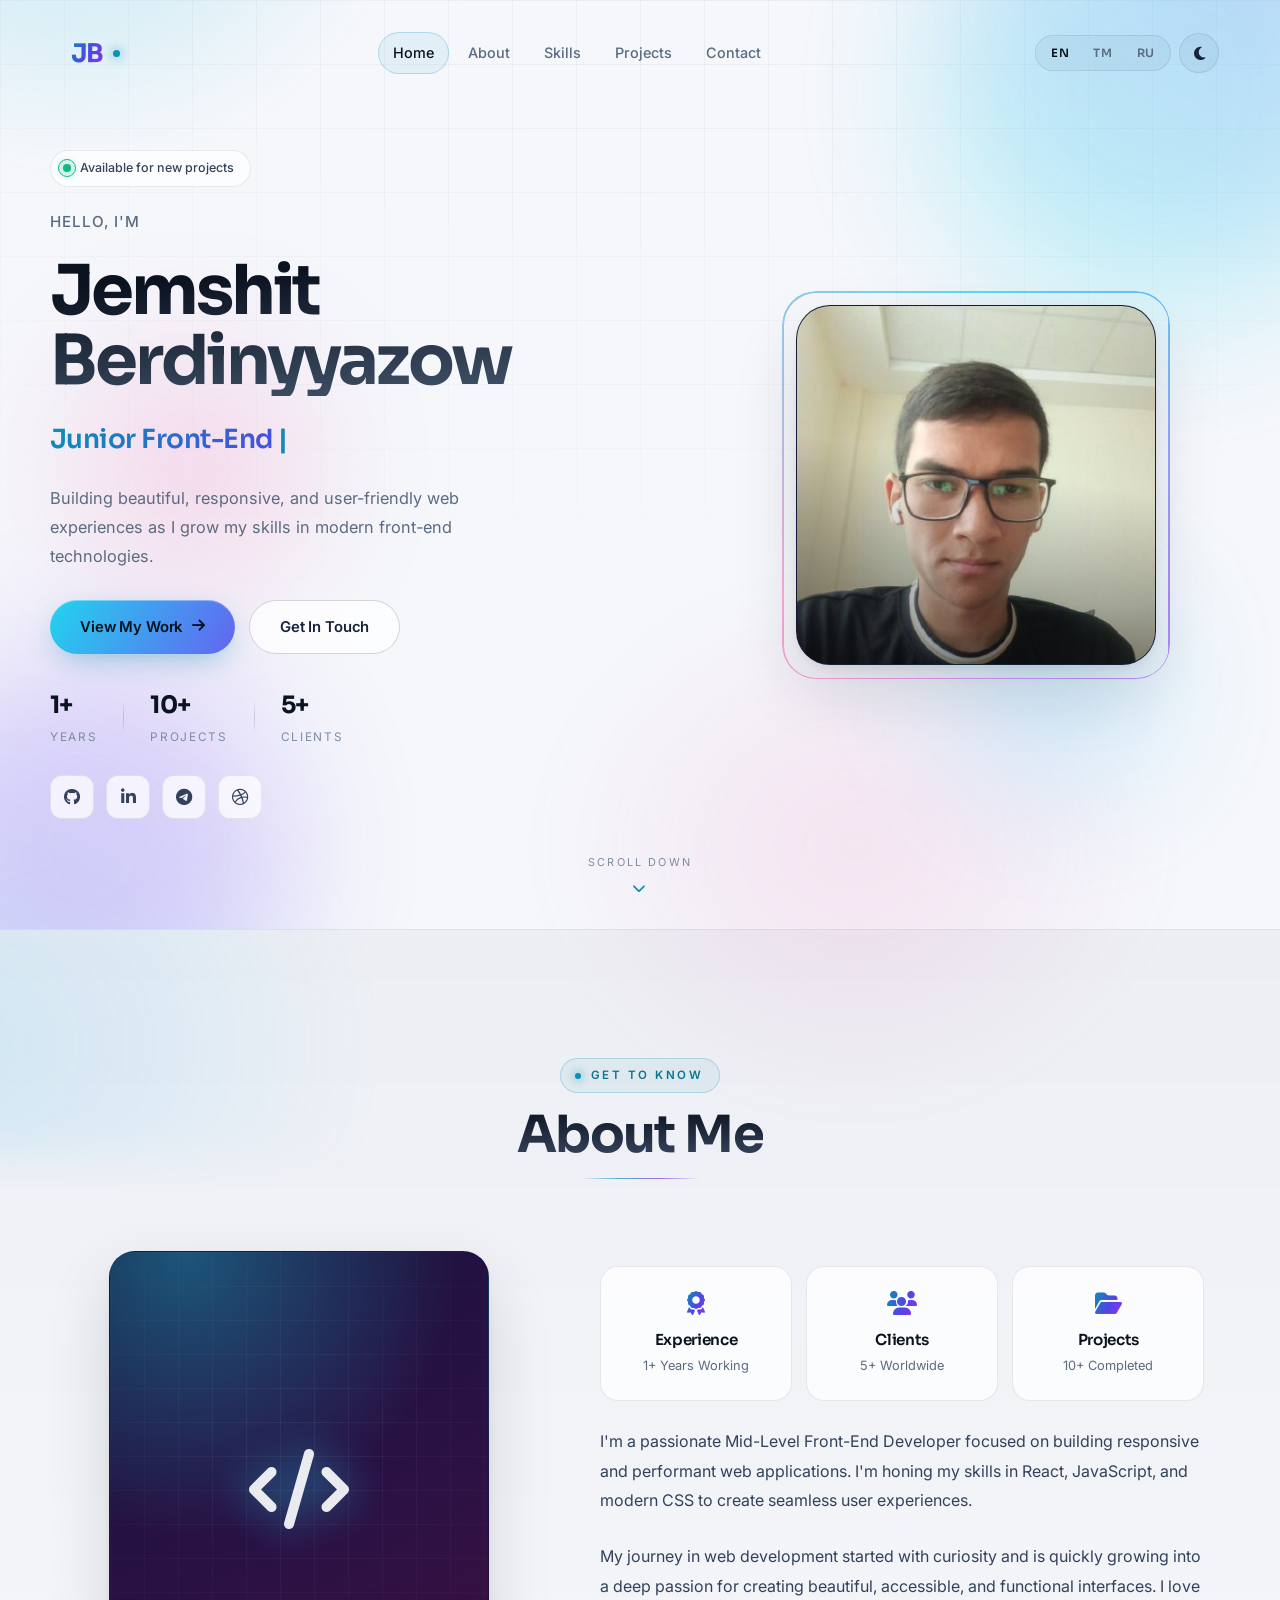
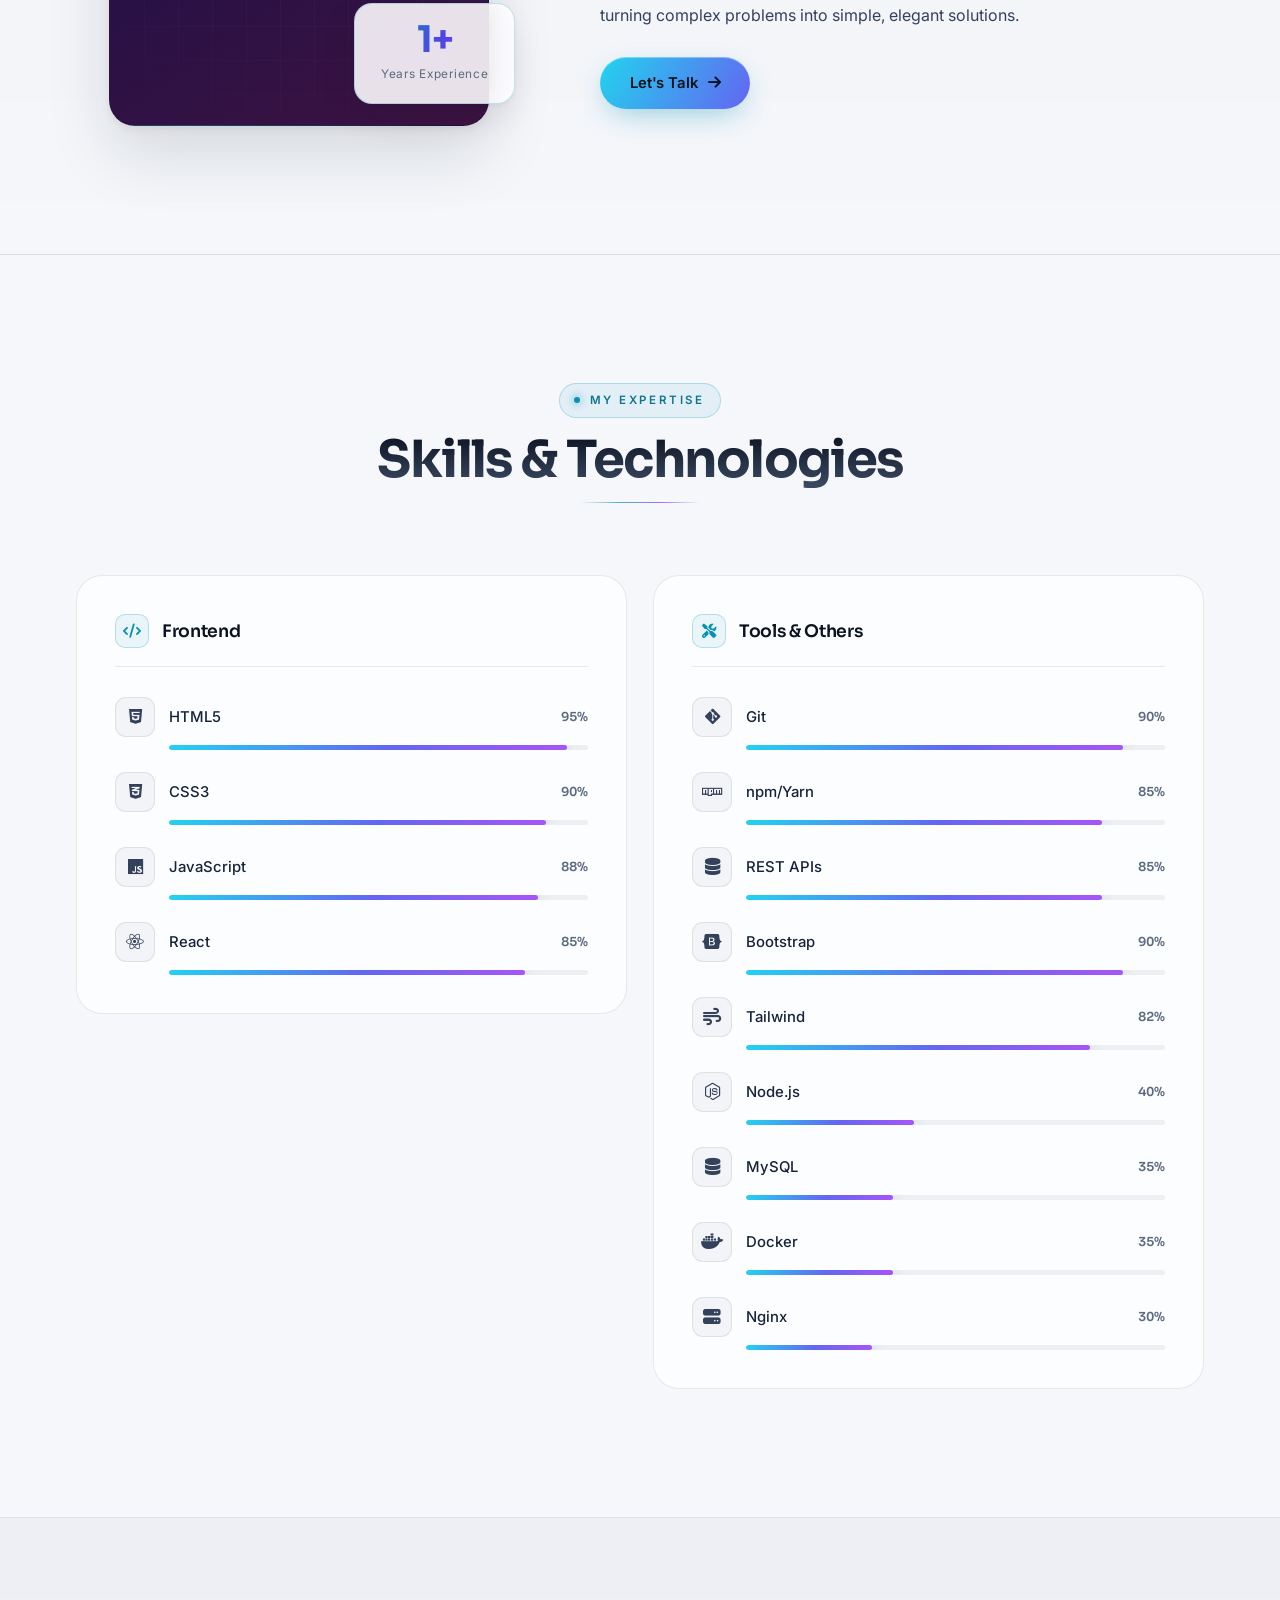
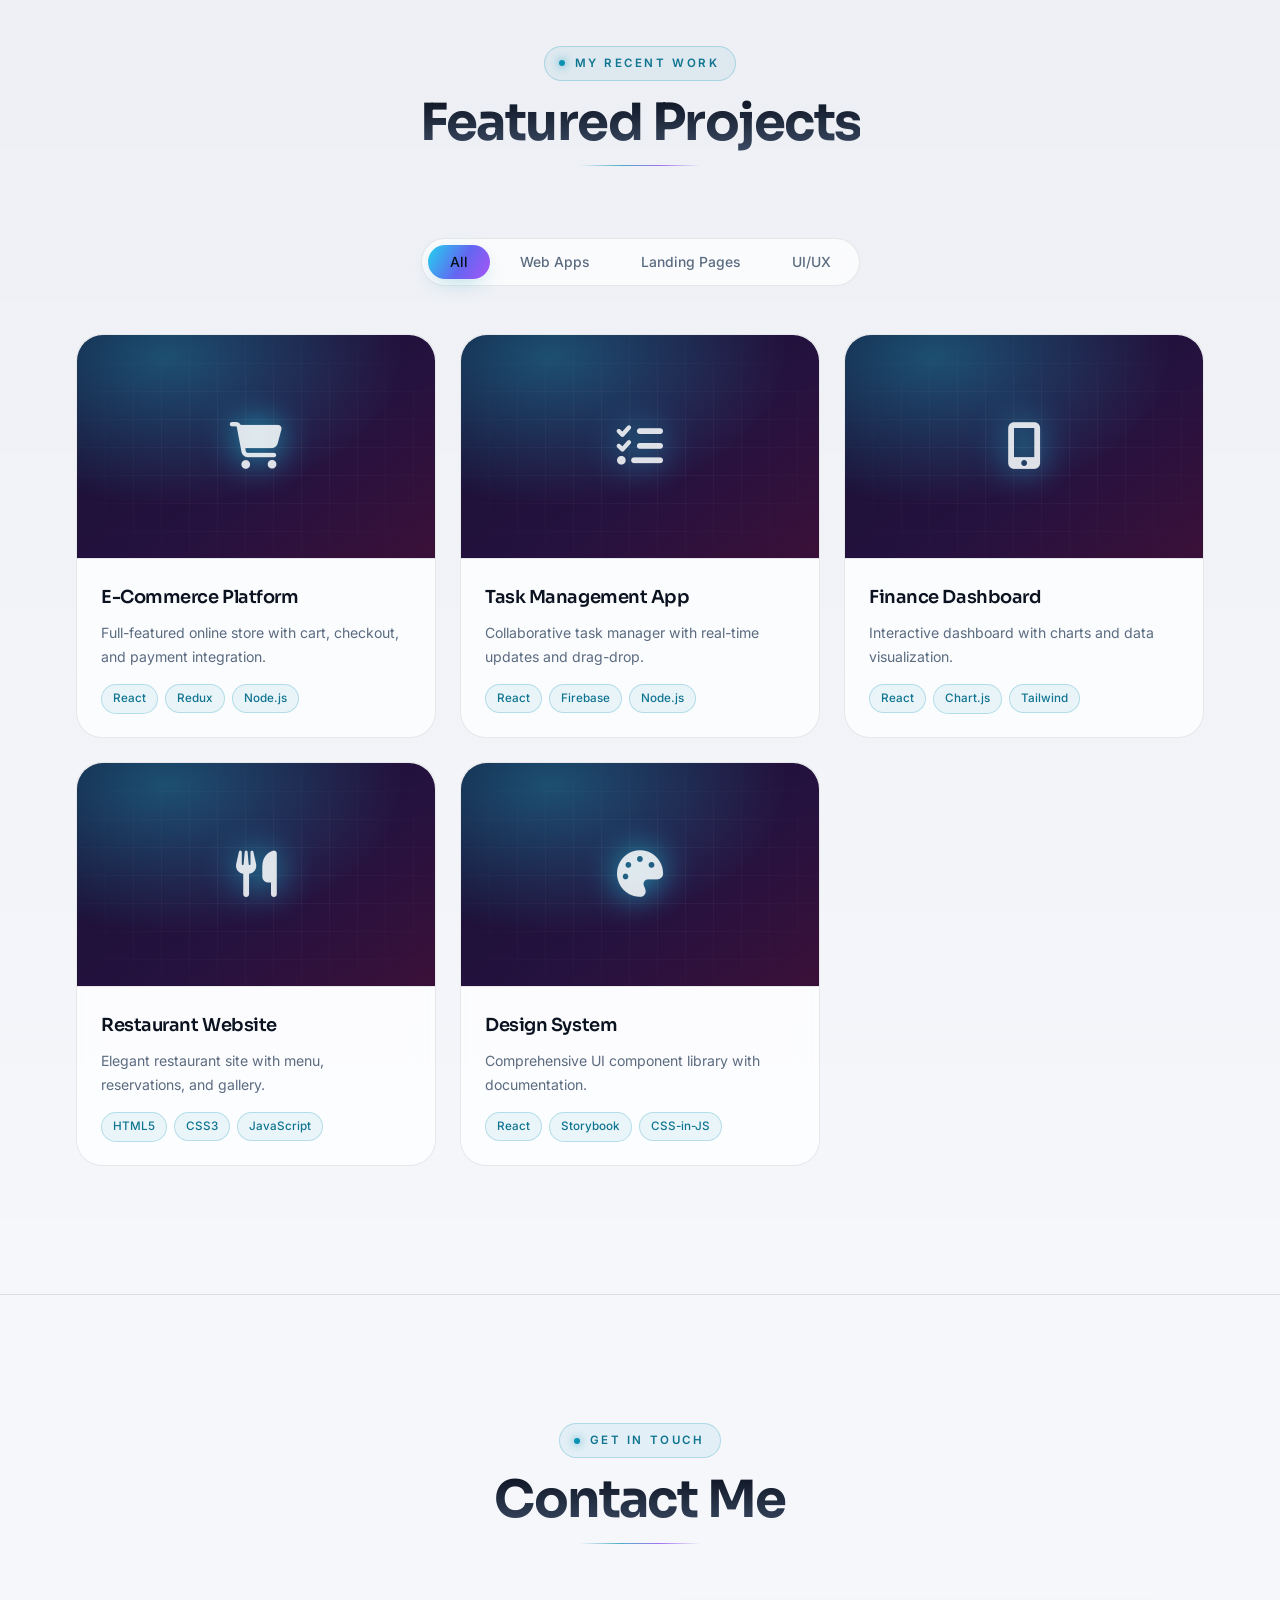
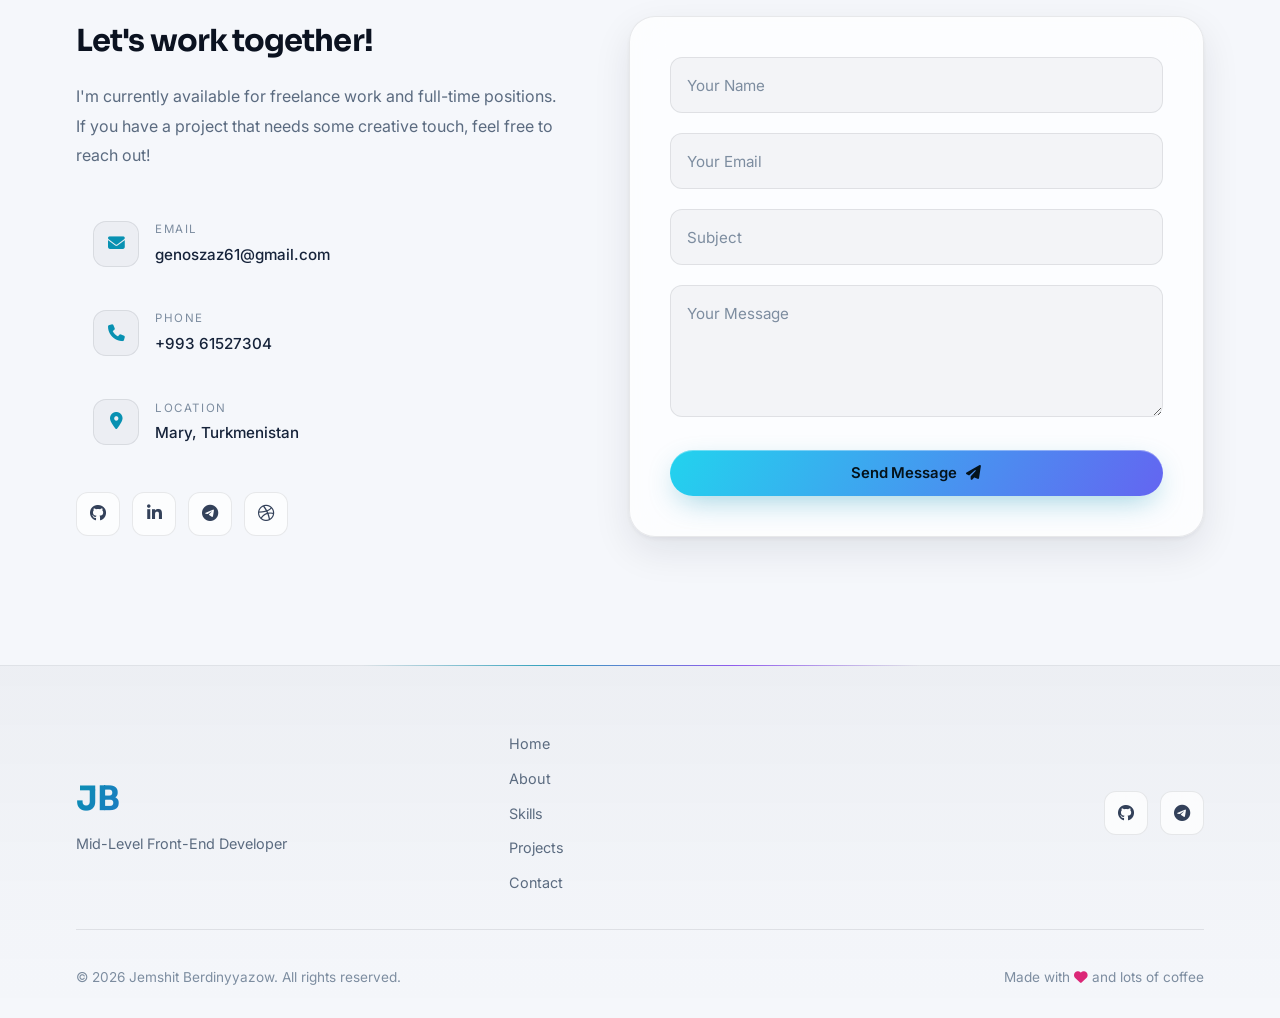
<file: _ru.html>
<!DOCTYPE html>
<html lang="en">
<head>
    <meta charset="UTF-8">
    <meta name="viewport" content="width=device-width, initial-scale=1.0">
    <meta name="google-site-verification" content="TE-aBVME4j0R0_hWfGBJaqy4YDGyWgNt2wMIKFvj-Jk" />
    <meta name="description" content="Jemshit Berdinyyazow - Mid-Level Front-End Developer building fast, responsive and accessible web interfaces with React, JavaScript and modern CSS.">
    <meta name="theme-color" content="#05060c">
    <title>Jemshit Berdinyyazow | Mid-Level Front-End Developer</title>
    <link rel="stylesheet" href="styles.css">
    <script>
        // Applied before first paint so the page never flashes the wrong theme
        (function () {
            try {
                var t = 'light';
                if (t !== 'light' && t !== 'dark') t = 'dark';
                document.documentElement.setAttribute('data-theme', t);
                var l = localStorage.getItem('lang');
                if (['en', 'tk', 'ru'].indexOf(l) > -1) document.documentElement.lang = l;
            } catch (e) {}
        })();
    </script>
    <link rel="preconnect" href="https://fonts.googleapis.com">
    <link rel="preconnect" href="https://fonts.gstatic.com" crossorigin>
    <link href="https://fonts.googleapis.com/css2?family=Sora:wght@400;600;700&family=Inter:wght@400;500;600&display=swap" rel="stylesheet">
    <link rel="stylesheet" href="https://cdnjs.cloudflare.com/ajax/libs/font-awesome/6.4.0/css/all.min.css">
<style>.loader{display:none!important}</style></head>
<body>
    <!-- Loader -->
    <div class="loader" id="loader">
        <div class="loader-circle"></div>
    </div>

    <!-- Scroll Progress -->
    <div class="scroll-progress" id="scroll-progress"></div>

    <!-- Navigation -->
    <nav class="navbar" id="navbar">
        <div class="nav-container">
            <a href="#home" class="logo">
                <span class="logo-text">JB</span>
            </a>
            <div class="nav-menu" id="nav-menu">
                <a href="#home" class="nav-link active" data-i18n="nav.home">Home</a>
                <a href="#about" class="nav-link" data-i18n="nav.about">About</a>
                <a href="#skills" class="nav-link" data-i18n="nav.skills">Skills</a>
                <a href="#projects" class="nav-link" data-i18n="nav.projects">Projects</a>
                <a href="#contact" class="nav-link" data-i18n="nav.contact">Contact</a>
            </div>

            <div class="nav-actions">
                <div class="lang-switch" id="lang-switch" role="group" aria-label="Language">
                    <span class="lang-thumb" aria-hidden="true"></span>
                    <button class="lang-btn active" data-lang="en" lang="en">EN</button>
                    <button class="lang-btn" data-lang="tk" lang="tk">TM</button>
                    <button class="lang-btn" data-lang="ru" lang="ru">RU</button>
                </div>

                <button class="theme-toggle" id="theme-toggle" data-i18n-aria="a11y.theme"
                        aria-label="Switch between light and dark theme">
                    <i class="fas fa-sun icon-sun"></i>
                    <i class="fas fa-moon icon-moon"></i>
                </button>

                <button class="hamburger" id="hamburger" aria-label="Menu" aria-expanded="false">
                    <span class="bar"></span>
                    <span class="bar"></span>
                    <span class="bar"></span>
                </button>
            </div>
        </div>
    </nav>

    <!-- Hero Section -->
    <section class="hero" id="home">
        <div class="hero-bg">
            <div class="floating-shapes">
                <div class="shape shape-1"></div>
                <div class="shape shape-2"></div>
                <div class="shape shape-3"></div>
                <div class="shape shape-4"></div>
            </div>
        </div>
        <div class="hero-content">
            <div class="hero-text">
                <span class="hero-badge animate-text">
                    <span class="status-dot"></span>
                    <span data-i18n="hero.badge">Available for new projects</span>
                </span>
                <span class="greeting animate-text" data-i18n="hero.greeting">Hello, I'm</span>
                <h1 class="hero-title animate-text">Jemshit Berdinyyazow</h1>
                <h2 class="hero-subtitle animate-text">
                    <span class="typed-text"></span>
                    <span class="cursor">|</span>
                </h2>
                <p class="hero-description animate-text" data-i18n="hero.description">
                    Building beautiful, responsive, and user-friendly web experiences as I grow my skills in modern front-end technologies.
                </p>
                <div class="hero-buttons animate-text">
                    <a href="#projects" class="btn btn-primary">
                        <span data-i18n="hero.cta1">View My Work</span>
                        <i class="fas fa-arrow-right"></i>
                    </a>
                    <a href="#contact" class="btn btn-secondary">
                        <span data-i18n="hero.cta2">Get In Touch</span>
                    </a>
                </div>
                <div class="hero-stats animate-text">
                    <div class="hero-stat"><b>1+</b><span data-i18n="hero.years">Years</span></div>
                    <div class="hero-stat-divider"></div>
                    <div class="hero-stat"><b>10+</b><span data-i18n="hero.projects">Projects</span></div>
                    <div class="hero-stat-divider"></div>
                    <div class="hero-stat"><b>5+</b><span data-i18n="hero.clients">Clients</span></div>
                </div>
                <div class="social-links animate-text">
                        <a href="https://github.com/JB5621" class="social-link"><i class="fab fa-github"></i></a>
                        <a href="https://www.linkedin.com/games/zip/results/" class="social-link"><i class="fab fa-linkedin-in"></i></a>
                        <a href="https://t.me/jb5622" class="social-link"><i class="fab fa-telegram"></i></a>
                        <a href="#" class="social-link"><i class="fab fa-dribbble"></i></a>
                </div>
            </div>
            <div class="hero-image animate-image">
                <div class="image-wrapper">
                    <div class="image-border"></div>
                    <div class="profile-placeholder">
                        <img src="207410472.jpg" alt="Portrait of Jemshit Berdinyyazow" width="360" height="360">
                    </div>
                </div>
            </div>
        </div>
        <a href="#about" class="scroll-indicator">
            <span data-i18n="hero.scroll">Scroll Down</span>
            <i class="fas fa-chevron-down"></i>
        </a>
    </section>

    <!-- About Section -->
    <section class="about" id="about">
        <div class="container">
            <div class="section-header">
                <span class="section-subtitle" data-i18n="about.eyebrow">Get To Know</span>
                <h2 class="section-title" data-i18n="about.title">About Me</h2>
            </div>
            <div class="about-content">
                <div class="about-image reveal-left">
                    <div class="image-card">
                        <div class="image-placeholder">
                            <i class="fas fa-code"></i>
                        </div>
                        <div class="experience-badge">
                            <span class="years">1+</span>
                            <span class="text" data-i18n="about.badge">Years Experience</span>
                        </div>
                    </div>
                </div>
                <div class="about-text reveal-right">
                    <div class="about-cards">
                        <div class="about-card">
                            <i class="fas fa-award"></i>
                            <h3 data-i18n="about.card1.title">Experience</h3>
                            <p data-i18n="about.card1.text">1+ Years Working</p>
                        </div>
                        <div class="about-card">
                            <i class="fas fa-users"></i>
                            <h3 data-i18n="about.card2.title">Clients</h3>
                            <p data-i18n="about.card2.text">5+ Worldwide</p>
                        </div>
                        <div class="about-card">
                            <i class="fas fa-folder-open"></i>
                            <h3 data-i18n="about.card3.title">Projects</h3>
                            <p data-i18n="about.card3.text">10+ Completed</p>
                        </div>
                    </div>
                    <p class="about-description" data-i18n="about.p1">
                        I'm a passionate Mid-Level Front-End Developer focused on building responsive
                        and performant web applications. I'm honing my skills in React, JavaScript, and modern CSS 
                        to create seamless user experiences.
                    </p>
                    <p class="about-description" data-i18n="about.p2">
                        My journey in web development started with curiosity and is quickly growing into a deep 
                        passion for creating beautiful, accessible, and functional interfaces. I love turning 
                        complex problems into simple, elegant solutions.
                    </p>
                    <a href="#contact" class="btn btn-primary">
                        <span data-i18n="about.cta">Let's Talk</span>
                        <i class="fas fa-arrow-right"></i>
                    </a>
                </div>
            </div>
        </div>
    </section>

    <!-- Skills Section -->
    <section class="skills" id="skills">
        <div class="container">
            <div class="section-header">
                <span class="section-subtitle" data-i18n="skills.eyebrow">My Expertise</span>
                <h2 class="section-title" data-i18n="skills.title">Skills & Technologies</h2>
            </div>
            <div class="skills-content">
                <div class="skills-category reveal-up">
                    <h3 class="category-title">
                        <i class="fas fa-code"></i>
                        <span data-i18n="skills.frontend">Frontend</span>
                    </h3>
                    <div class="skills-grid">
                        <div class="skill-item">
                            <div class="skill-icon">
                                <i class="fab fa-html5"></i>
                            </div>
                            <span class="skill-name">HTML5</span>
                            <span class="skill-percent">95%</span>
                            <div class="skill-bar">
                                <div class="skill-progress" data-progress="95"></div>
                            </div>
                        </div>
                        <div class="skill-item">
                            <div class="skill-icon">
                                <i class="fab fa-css3-alt"></i>
                            </div>
                            <span class="skill-name">CSS3</span>
                            <span class="skill-percent">90%</span>
                            <div class="skill-bar">
                                <div class="skill-progress" data-progress="90"></div>
                            </div>
                        </div>
                        <div class="skill-item">
                            <div class="skill-icon">
                                <i class="fab fa-js"></i>
                            </div>
                            <span class="skill-name">JavaScript</span>
                            <span class="skill-percent">88%</span>
                            <div class="skill-bar">
                                <div class="skill-progress" data-progress="88"></div>
                            </div>
                        </div>
                        <div class="skill-item">
                            <div class="skill-icon">
                                <i class="fab fa-react"></i>
                            </div>
                            <span class="skill-name">React</span>
                            <span class="skill-percent">85%</span>
                            <div class="skill-bar">
                                <div class="skill-progress" data-progress="85"></div>
                            </div>
                        </div>

                    </div>
                </div>
                <div class="skills-category reveal-up">
                    <h3 class="category-title">
                        <i class="fas fa-tools"></i>
                        <span data-i18n="skills.tools">Tools &amp; Others</span>
                    </h3>
                    <div class="skills-grid">
                        <div class="skill-item">
                            <div class="skill-icon">
                                <i class="fab fa-git-alt"></i>
                            </div>
                            <span class="skill-name">Git</span>
                            <span class="skill-percent">90%</span>
                            <div class="skill-bar">
                                <div class="skill-progress" data-progress="90"></div>
                            </div>
                        </div>
                        <div class="skill-item">
                            <div class="skill-icon">
                                <i class="fab fa-npm"></i>
                            </div>
                            <span class="skill-name">npm/Yarn</span>
                            <span class="skill-percent">85%</span>
                            <div class="skill-bar">
                                <div class="skill-progress" data-progress="85"></div>
                            </div>
                        </div>
                        <div class="skill-item">
                            <div class="skill-icon">
                                <i class="fas fa-database"></i>
                            </div>
                            <span class="skill-name">REST APIs</span>
                            <span class="skill-percent">85%</span>
                            <div class="skill-bar">
                                <div class="skill-progress" data-progress="85"></div>
                            </div>
                        </div>
                        <div class="skill-item">
                            <div class="skill-icon">
                                <i class="fab fa-bootstrap"></i>
                            </div>
                            <span class="skill-name">Bootstrap</span>
                            <span class="skill-percent">90%</span>
                            <div class="skill-bar">
                                <div class="skill-progress" data-progress="90"></div>
                            </div>
                        </div>
                        <div class="skill-item">
                            <div class="skill-icon">
                                <i class="fas fa-wind"></i>
                            </div>
                            <span class="skill-name">Tailwind</span>
                            <span class="skill-percent">82%</span>
                            <div class="skill-bar">
                                <div class="skill-progress" data-progress="82"></div>
                            </div>
                        </div>
                        <div class="skill-item">
                            <div class="skill-icon">
                                <i class="fab fa-node-js"></i>
                            </div>
                            <span class="skill-name">Node.js</span>
                            <span class="skill-percent">40%</span>
                            <div class="skill-bar">
                                <div class="skill-progress" data-progress="40"></div>
                            </div>
                        </div>
                        <div class="skill-item">
                            <div class="skill-icon">
                                <i class="fas fa-database"></i>
                            </div>
                            <span class="skill-name">MySQL</span>
                            <span class="skill-percent">35%</span>
                            <div class="skill-bar">
                                <div class="skill-progress" data-progress="35"></div>
                            </div>
                        </div>
                        <div class="skill-item">
                            <div class="skill-icon">
                                <i class="fab fa-docker"></i>
                            </div>
                            <span class="skill-name">Docker</span>
                            <span class="skill-percent">35%</span>
                            <div class="skill-bar">
                                <div class="skill-progress" data-progress="35"></div>
                            </div>
                        </div>
                        <div class="skill-item">
                            <div class="skill-icon">
                                <i class="fas fa-server"></i>
                            </div>
                            <span class="skill-name">Nginx</span>
                            <span class="skill-percent">30%</span>
                            <div class="skill-bar">
                                <div class="skill-progress" data-progress="30"></div>
                            </div>
                        </div>
                    </div>
                </div>
            </div>
        </div>
    </section>

    <!-- Projects Section -->
    <section class="projects" id="projects">
        <div class="container">
            <div class="section-header">
                <span class="section-subtitle" data-i18n="projects.eyebrow">My Recent Work</span>
                <h2 class="section-title" data-i18n="projects.title">Featured Projects</h2>
            </div>
            <div class="projects-filter">
                <button class="filter-btn active" data-filter="all" data-i18n="projects.all">All</button>
                <button class="filter-btn" data-filter="web" data-i18n="projects.web">Web Apps</button>
                <button class="filter-btn" data-filter="landing" data-i18n="projects.landing">Landing Pages</button>
                <button class="filter-btn" data-filter="ui" data-i18n="projects.ui">UI/UX</button>
            </div>
            <div class="projects-grid">
                <div class="project-card reveal-up" data-category="web">
                    <div class="project-image">
                        <div class="project-placeholder">
                            <i class="fas fa-shopping-cart"></i>
                        </div>
                        <div class="project-overlay">
                            <div class="project-links">
                                <a href="#" class="project-link" aria-label="View Live">
                                    <i class="fas fa-external-link-alt"></i>
                                </a>
                                <a href="#" class="project-link" aria-label="View Code">
                                    <i class="fab fa-github"></i>
                                </a>
                            </div>
                        </div>
                    </div>
                    <div class="project-info">
                        <h3 class="project-title" data-i18n="projects.p1.title">E-Commerce Platform</h3>
                        <p class="project-description" data-i18n="projects.p1.text">Full-featured online store with cart, checkout, and payment integration.</p>
                        <div class="project-tech">
                            <span>React</span>
                            <span>Redux</span>
                            <span>Node.js</span>
                        </div>
                    </div>
                </div>

                <div class="project-card reveal-up" data-category="web">
                    <div class="project-image">
                        <div class="project-placeholder">
                            <i class="fas fa-tasks"></i>
                        </div>
                        <div class="project-overlay">
                            <div class="project-links">
                                <a href="#" class="project-link" aria-label="View Live">
                                    <i class="fas fa-external-link-alt"></i>
                                </a>
                                <a href="#" class="project-link" aria-label="View Code">
                                    <i class="fab fa-github"></i>
                                </a>
                            </div>
                        </div>
                    </div>
                    <div class="project-info">
                        <h3 class="project-title" data-i18n="projects.p2.title">Task Management App</h3>
                        <p class="project-description" data-i18n="projects.p2.text">Collaborative task manager with real-time updates and drag-drop.</p>
                        <div class="project-tech">
                            <span>React</span>
                            <span>Firebase</span>
                            <span>Node.js</span>
                        </div>
                    </div>
                </div>
                <div class="project-card reveal-up" data-category="ui">
                    <div class="project-image">
                        <div class="project-placeholder">
                            <i class="fas fa-mobile-alt"></i>
                        </div>
                        <div class="project-overlay">
                            <div class="project-links">
                                <a href="#" class="project-link" aria-label="View Live">
                                    <i class="fas fa-external-link-alt"></i>
                                </a>
                                <a href="#" class="project-link" aria-label="View Code">
                                    <i class="fab fa-github"></i>
                                </a>
                            </div>
                        </div>
                    </div>
                    <div class="project-info">
                        <h3 class="project-title" data-i18n="projects.p3.title">Finance Dashboard</h3>
                        <p class="project-description" data-i18n="projects.p3.text">Interactive dashboard with charts and data visualization.</p>
                        <div class="project-tech">
                            <span>React</span>
                            <span>Chart.js</span>
                            <span>Tailwind</span>
                        </div>
                    </div>
                </div>
                <div class="project-card reveal-up" data-category="landing">
                    <div class="project-image">
                        <div class="project-placeholder">
                            <i class="fas fa-utensils"></i>
                        </div>
                        <div class="project-overlay">
                            <div class="project-links">
                                <a href="#" class="project-link" aria-label="View Live">
                                    <i class="fas fa-external-link-alt"></i>
                                </a>
                                <a href="#" class="project-link" aria-label="View Code">
                                    <i class="fab fa-github"></i>
                                </a>
                            </div>
                        </div>
                    </div>
                    <div class="project-info">
                        <h3 class="project-title" data-i18n="projects.p4.title">Restaurant Website</h3>
                        <p class="project-description" data-i18n="projects.p4.text">Elegant restaurant site with menu, reservations, and gallery.</p>
                        <div class="project-tech">
                            <span>HTML5</span>
                            <span>CSS3</span>
                            <span>JavaScript</span>
                        </div>
                    </div>
                </div>
                <div class="project-card reveal-up" data-category="ui">
                    <div class="project-image">
                        <div class="project-placeholder">
                            <i class="fas fa-palette"></i>
                        </div>
                        <div class="project-overlay">
                            <div class="project-links">
                                <a href="#" class="project-link" aria-label="View Live">
                                    <i class="fas fa-external-link-alt"></i>
                                </a>
                                <a href="#" class="project-link" aria-label="View Code">
                                    <i class="fab fa-github"></i>
                                </a>
                            </div>
                        </div>
                    </div>
                    <div class="project-info">
                        <h3 class="project-title" data-i18n="projects.p5.title">Design System</h3>
                        <p class="project-description" data-i18n="projects.p5.text">Comprehensive UI component library with documentation.</p>
                        <div class="project-tech">
                            <span>React</span>
                            <span>Storybook</span>
                            <span>CSS-in-JS</span>
                        </div>
                    </div>
                </div>
            </div>
        </div>
    </section>

    <!-- Contact Section -->
    <section class="contact" id="contact">
        <div class="container">
            <div class="section-header">
                <span class="section-subtitle" data-i18n="contact.eyebrow">Get In Touch</span>
                <h2 class="section-title" data-i18n="contact.title">Contact Me</h2>
            </div>
            <div class="contact-content">
                <div class="contact-info reveal-left">
                    <h3 data-i18n="contact.heading">Let's work together!</h3>
                    <p data-i18n="contact.text">I'm currently available for freelance work and full-time positions. If you have a project that needs some creative touch, feel free to reach out!</p>
                    <div class="contact-details">
                        <div class="contact-item">
                            <div class="contact-icon">
                                <i class="fas fa-envelope"></i>
                            </div>
                            <div class="contact-text">
                                <span data-i18n="contact.email">Email</span>
                                <a href="mailto:genoszaz@gmail.com">genoszaz61@gmail.com</a>
                            </div>
                        </div>
                        <div class="contact-item">
                            <div class="contact-icon">
                                <i class="fas fa-phone"></i>
                            </div>
                            <div class="contact-text">
                                <span data-i18n="contact.phone">Phone</span>
                                <a href="tel:+99361527304">+993 61527304</a>
                            </div>
                        </div>
                        <div class="contact-item">
                            <div class="contact-icon">
                                <i class="fas fa-map-marker-alt"></i>
                            </div>
                            <div class="contact-text">
                                <span data-i18n="contact.location">Location</span>
                                <p data-i18n="contact.city">Mary, Turkmenistan</p>
                            </div>
                        </div>
                    </div>
                    <div class="contact-social">
                        <a href="https://github.com/JB5621" class="social-link"><i class="fab fa-github"></i></a>
                        <a href="https://www.linkedin.com/games/zip/results/" class="social-link"><i class="fab fa-linkedin-in"></i></a>
                        <a href="https://t.me/jb5622" class="social-link"><i class="fab fa-telegram"></i></a>
                        <a href="#" class="social-link"><i class="fab fa-dribbble"></i></a>
                    </div>
                </div>
                <form class="contact-form reveal-right" id="contact-form">
                    <div class="form-group">
                        <input type="text" id="name" name="name" required placeholder=" ">
                        <label for="name" data-i18n="form.name">Your Name</label>
                        <span class="form-line"></span>
                    </div>
                    <div class="form-group">
                        <input type="email" id="email" name="email" required placeholder=" ">
                        <label for="email" data-i18n="form.email">Your Email</label>
                        <span class="form-line"></span>
                    </div>
                    <div class="form-group">
                        <input type="text" id="subject" name="subject" required placeholder=" ">
                        <label for="subject" data-i18n="form.subject">Subject</label>
                        <span class="form-line"></span>
                    </div>
                    <div class="form-group">
                        <textarea id="message" name="message" rows="5" required placeholder=" "></textarea>
                        <label for="message" data-i18n="form.message">Your Message</label>
                        <span class="form-line"></span>
                    </div>
                    <button type="submit" class="btn btn-primary btn-submit">
                        <span data-i18n="form.send">Send Message</span>
                        <i class="fas fa-paper-plane"></i>
                    </button>
                </form>
            </div>
        </div>
    </section>

    <!-- Footer -->
    <footer class="footer">
        <div class="container">
            <div class="footer-content">
                <div class="footer-logo">
                    <span class="logo-text">JB</span>
                    <p data-i18n="footer.role">Mid-Level Front-End Developer</p>
                </div>
                <div class="footer-links">
                    <a href="#home" data-i18n="nav.home">Home</a>
                    <a href="#about" data-i18n="nav.about">About</a>
                    <a href="#skills" data-i18n="nav.skills">Skills</a>
                    <a href="#projects" data-i18n="nav.projects">Projects</a>
                    <a href="#contact" data-i18n="nav.contact">Contact</a>
                </div>
                <div class="footer-social">
                        <a href="https://github.com/JB5621" class="social-link"><i class="fab fa-github"></i></a>
                        <a href="https://t.me/jb5622" class="social-link"><i class="fab fa-telegram"></i></a>
                </div>
            </div>
            <div class="footer-bottom">
                <p>&copy; 2026 Jemshit Berdinyyazow. <span data-i18n="footer.rights">All rights reserved.</span></p>
                <p><span data-i18n="footer.made1">Made with</span> <i class="fas fa-heart"></i> <span data-i18n="footer.made2">and lots of coffee</span></p>
            </div>
        </div>
    </footer>

    <!-- Back to Top Button -->
    <button class="back-to-top" id="back-to-top" data-i18n-aria="a11y.top" aria-label="Back to top">
        <i class="fas fa-arrow-up"></i>
    </button>

    <script src="i18n.js"></script>
    <script src="script.js"></script>
<script>window.addEventListener('load',function(){applyLang('ru',false);});</script></body>
</html>
</file>
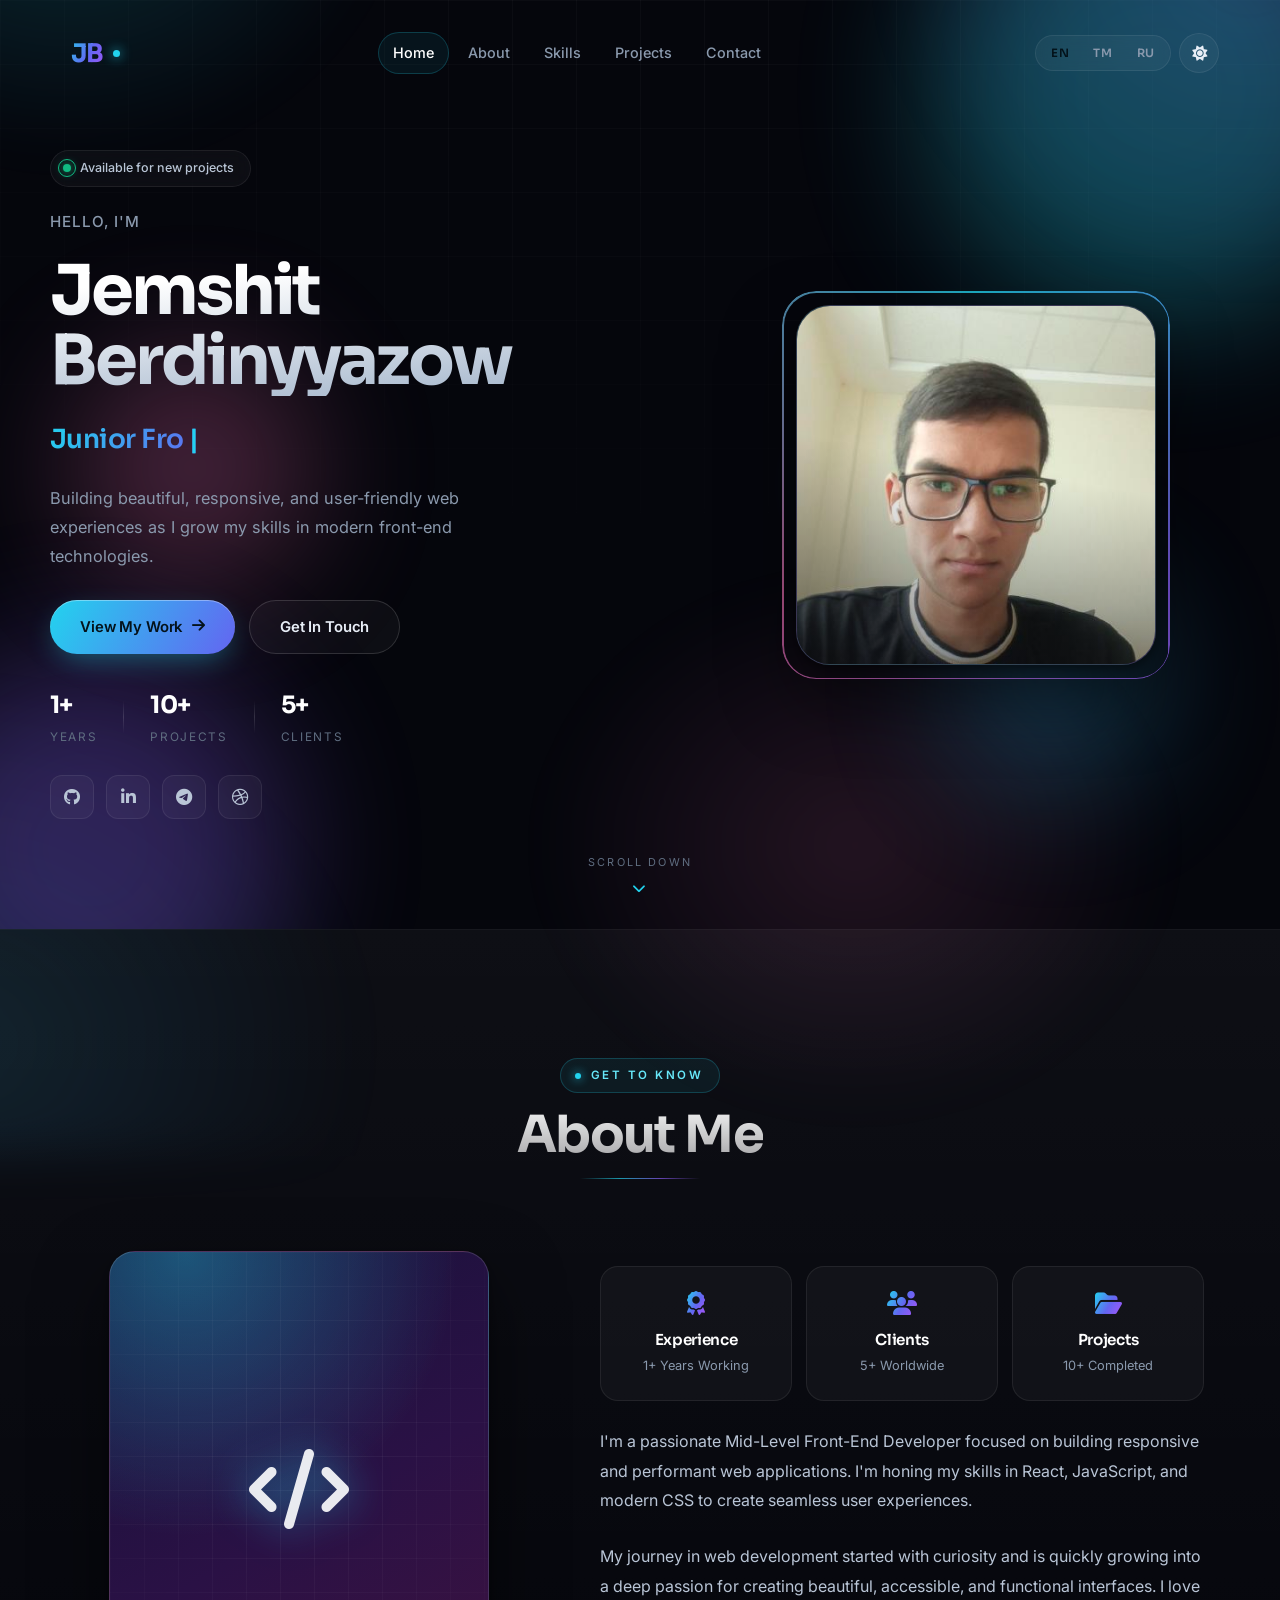
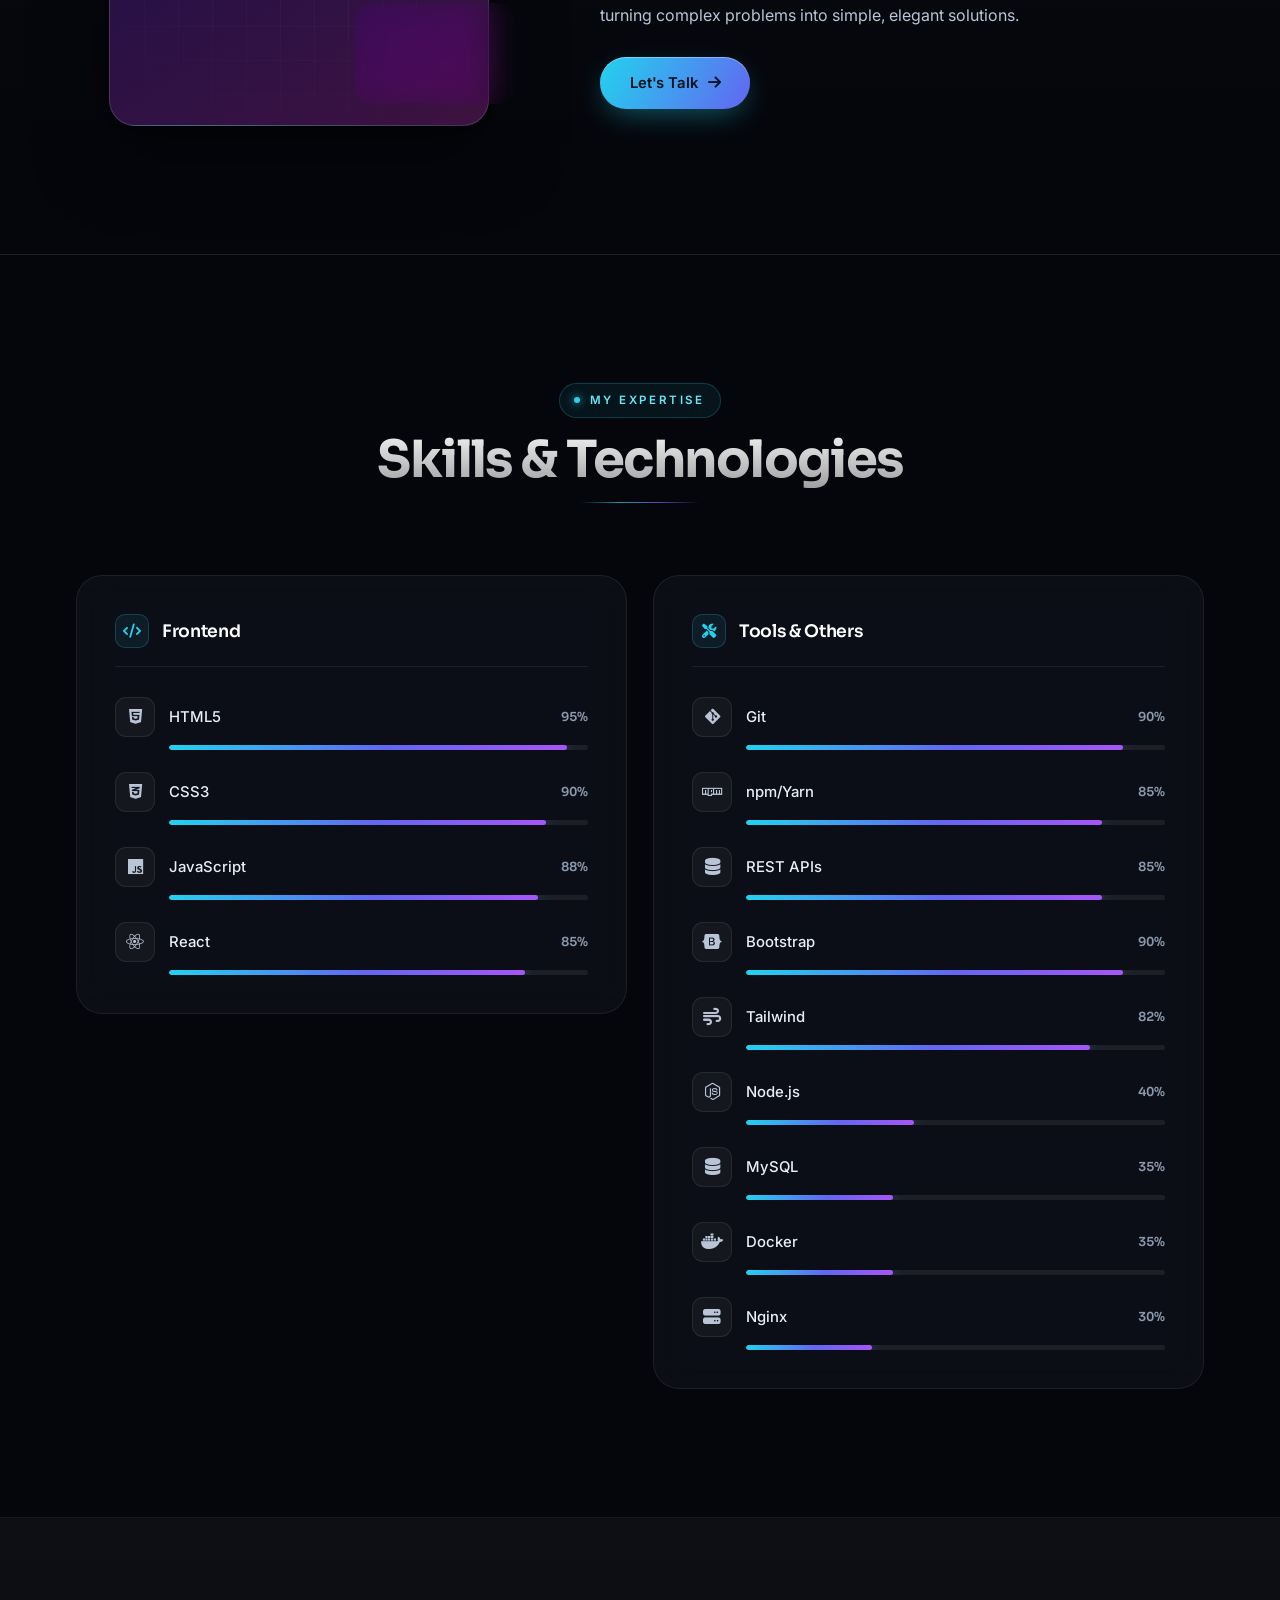
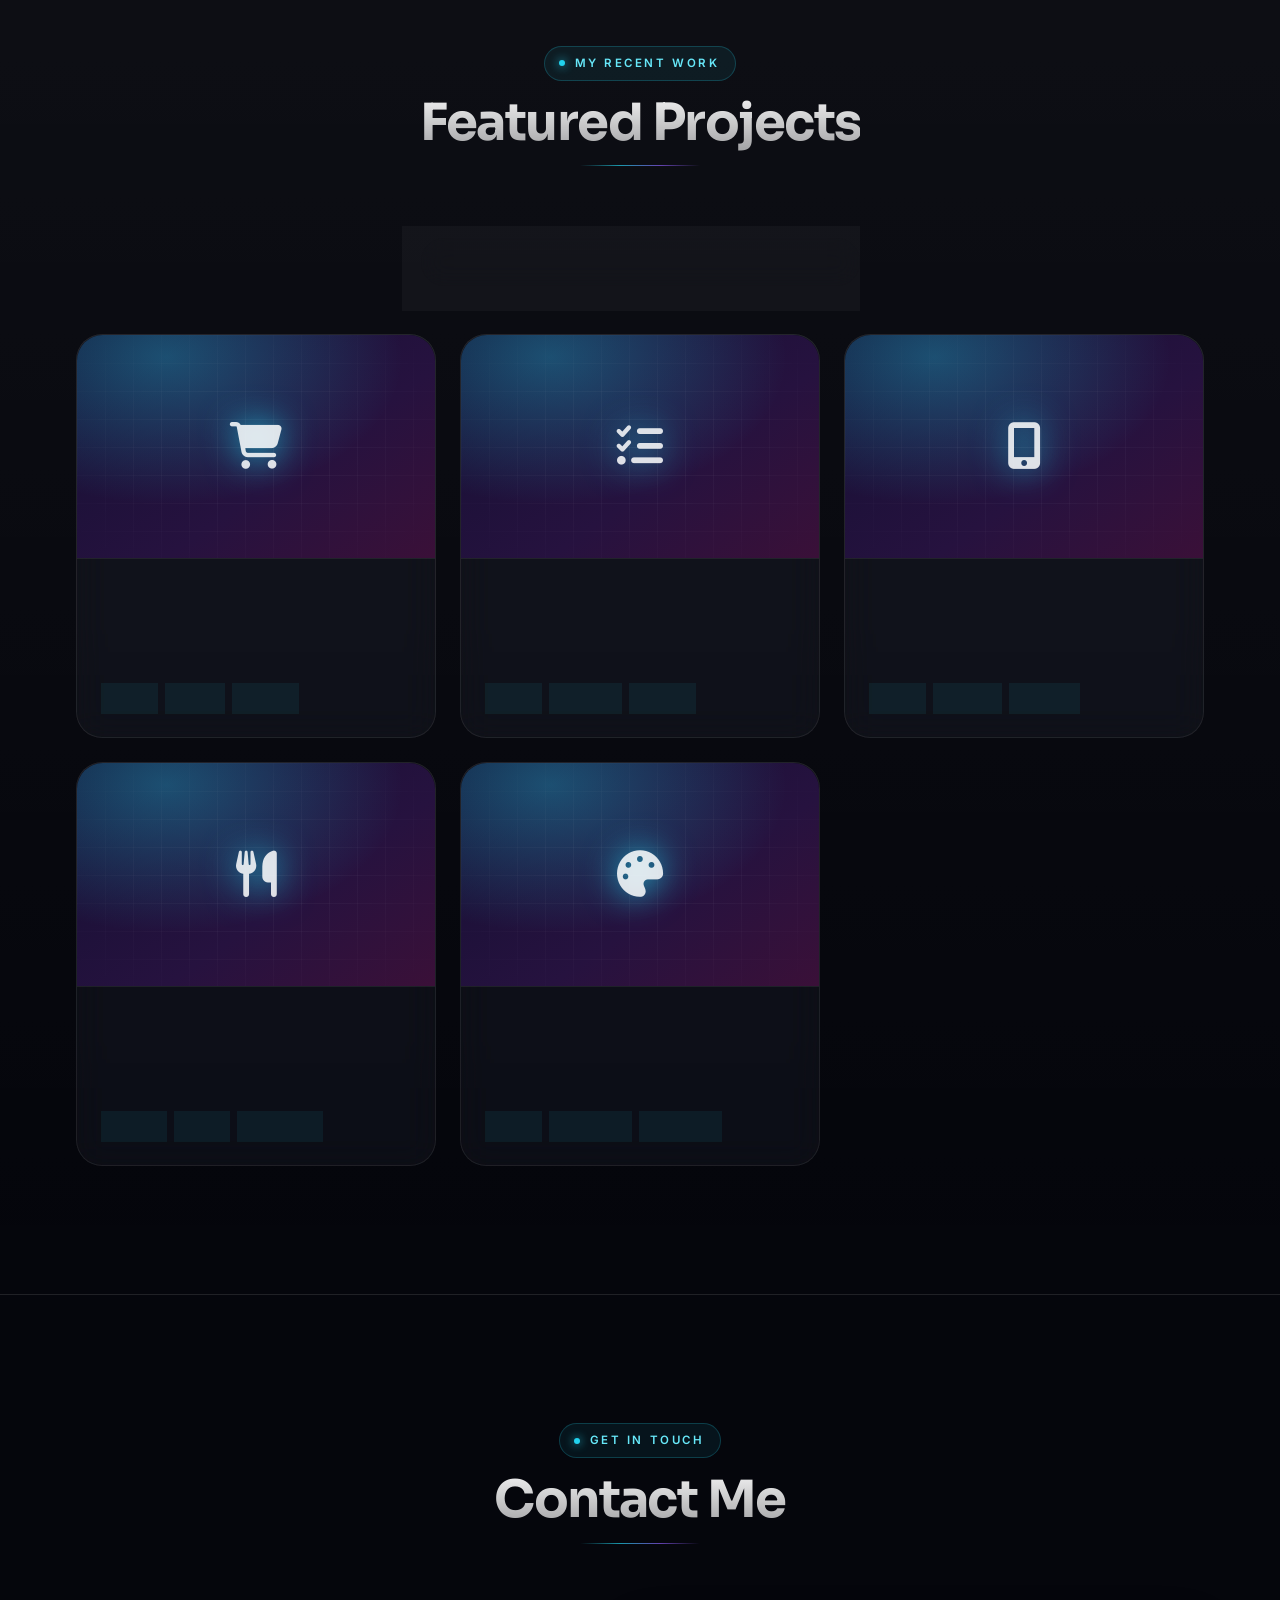
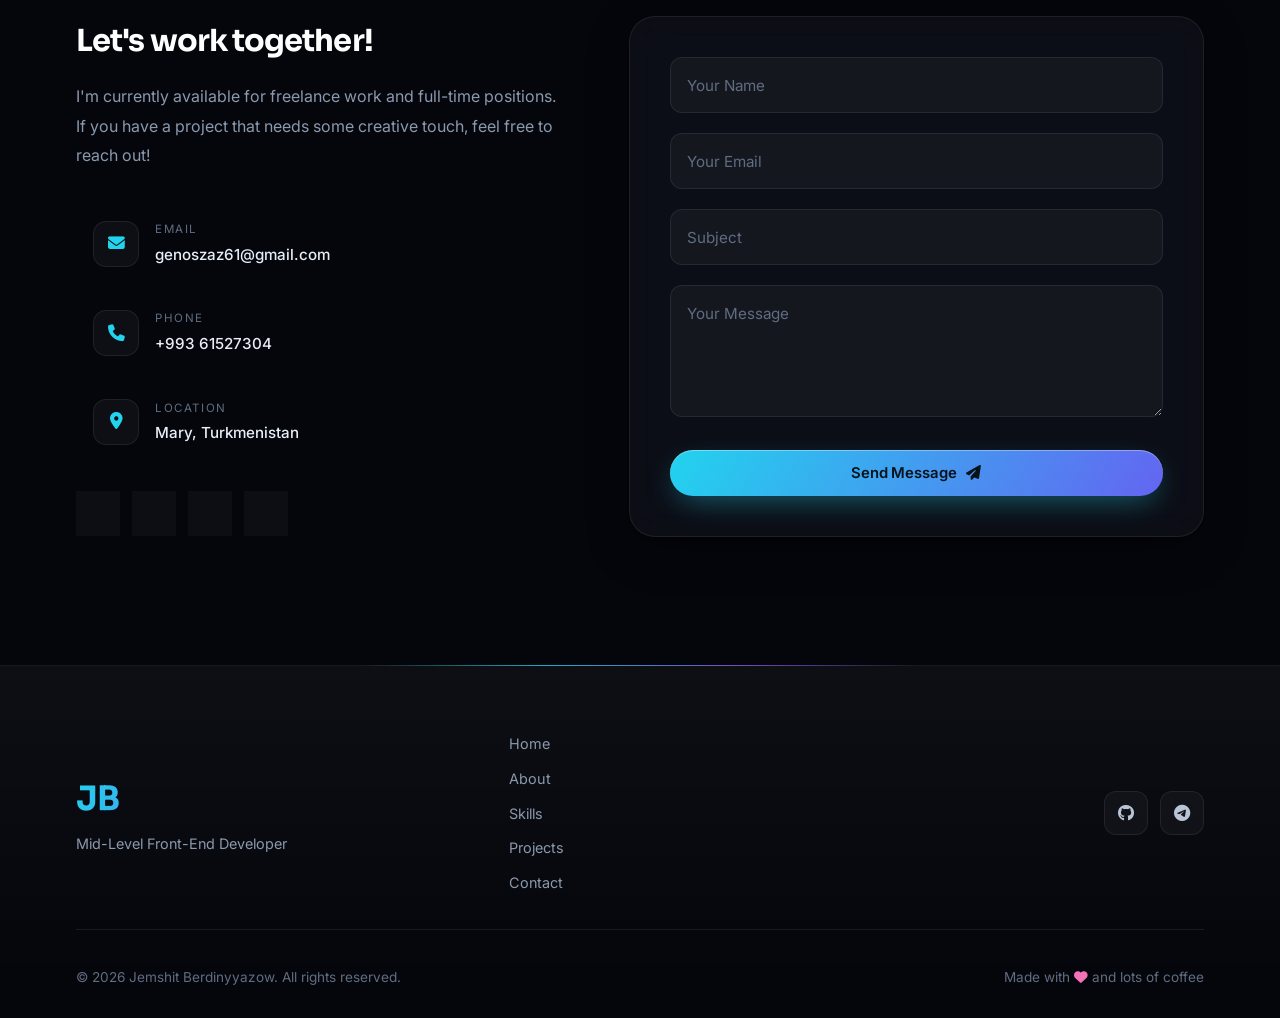
<file: _tk.html>
<!DOCTYPE html>
<html lang="en">
<head>
    <meta charset="UTF-8">
    <meta name="viewport" content="width=device-width, initial-scale=1.0">
    <meta name="google-site-verification" content="TE-aBVME4j0R0_hWfGBJaqy4YDGyWgNt2wMIKFvj-Jk" />
    <meta name="description" content="Jemshit Berdinyyazow - Mid-Level Front-End Developer building fast, responsive and accessible web interfaces with React, JavaScript and modern CSS.">
    <meta name="theme-color" content="#05060c">
    <title>Jemshit Berdinyyazow | Mid-Level Front-End Developer</title>
    <link rel="stylesheet" href="styles.css">
    <script>
        // Applied before first paint so the page never flashes the wrong theme
        (function () {
            try {
                var t = 'dark';
                if (t !== 'light' && t !== 'dark') t = 'dark';
                document.documentElement.setAttribute('data-theme', t);
                var l = localStorage.getItem('lang');
                if (['en', 'tk', 'ru'].indexOf(l) > -1) document.documentElement.lang = l;
            } catch (e) {}
        })();
    </script>
    <link rel="preconnect" href="https://fonts.googleapis.com">
    <link rel="preconnect" href="https://fonts.gstatic.com" crossorigin>
    <link href="https://fonts.googleapis.com/css2?family=Sora:wght@400;600;700&family=Inter:wght@400;500;600&display=swap" rel="stylesheet">
    <link rel="stylesheet" href="https://cdnjs.cloudflare.com/ajax/libs/font-awesome/6.4.0/css/all.min.css">
<style>.loader{display:none!important}</style></head>
<body>
    <!-- Loader -->
    <div class="loader" id="loader">
        <div class="loader-circle"></div>
    </div>

    <!-- Scroll Progress -->
    <div class="scroll-progress" id="scroll-progress"></div>

    <!-- Navigation -->
    <nav class="navbar" id="navbar">
        <div class="nav-container">
            <a href="#home" class="logo">
                <span class="logo-text">JB</span>
            </a>
            <div class="nav-menu" id="nav-menu">
                <a href="#home" class="nav-link active" data-i18n="nav.home">Home</a>
                <a href="#about" class="nav-link" data-i18n="nav.about">About</a>
                <a href="#skills" class="nav-link" data-i18n="nav.skills">Skills</a>
                <a href="#projects" class="nav-link" data-i18n="nav.projects">Projects</a>
                <a href="#contact" class="nav-link" data-i18n="nav.contact">Contact</a>
            </div>

            <div class="nav-actions">
                <div class="lang-switch" id="lang-switch" role="group" aria-label="Language">
                    <span class="lang-thumb" aria-hidden="true"></span>
                    <button class="lang-btn active" data-lang="en" lang="en">EN</button>
                    <button class="lang-btn" data-lang="tk" lang="tk">TM</button>
                    <button class="lang-btn" data-lang="ru" lang="ru">RU</button>
                </div>

                <button class="theme-toggle" id="theme-toggle" data-i18n-aria="a11y.theme"
                        aria-label="Switch between light and dark theme">
                    <i class="fas fa-sun icon-sun"></i>
                    <i class="fas fa-moon icon-moon"></i>
                </button>

                <button class="hamburger" id="hamburger" aria-label="Menu" aria-expanded="false">
                    <span class="bar"></span>
                    <span class="bar"></span>
                    <span class="bar"></span>
                </button>
            </div>
        </div>
    </nav>

    <!-- Hero Section -->
    <section class="hero" id="home">
        <div class="hero-bg">
            <div class="floating-shapes">
                <div class="shape shape-1"></div>
                <div class="shape shape-2"></div>
                <div class="shape shape-3"></div>
                <div class="shape shape-4"></div>
            </div>
        </div>
        <div class="hero-content">
            <div class="hero-text">
                <span class="hero-badge animate-text">
                    <span class="status-dot"></span>
                    <span data-i18n="hero.badge">Available for new projects</span>
                </span>
                <span class="greeting animate-text" data-i18n="hero.greeting">Hello, I'm</span>
                <h1 class="hero-title animate-text">Jemshit Berdinyyazow</h1>
                <h2 class="hero-subtitle animate-text">
                    <span class="typed-text"></span>
                    <span class="cursor">|</span>
                </h2>
                <p class="hero-description animate-text" data-i18n="hero.description">
                    Building beautiful, responsive, and user-friendly web experiences as I grow my skills in modern front-end technologies.
                </p>
                <div class="hero-buttons animate-text">
                    <a href="#projects" class="btn btn-primary">
                        <span data-i18n="hero.cta1">View My Work</span>
                        <i class="fas fa-arrow-right"></i>
                    </a>
                    <a href="#contact" class="btn btn-secondary">
                        <span data-i18n="hero.cta2">Get In Touch</span>
                    </a>
                </div>
                <div class="hero-stats animate-text">
                    <div class="hero-stat"><b>1+</b><span data-i18n="hero.years">Years</span></div>
                    <div class="hero-stat-divider"></div>
                    <div class="hero-stat"><b>10+</b><span data-i18n="hero.projects">Projects</span></div>
                    <div class="hero-stat-divider"></div>
                    <div class="hero-stat"><b>5+</b><span data-i18n="hero.clients">Clients</span></div>
                </div>
                <div class="social-links animate-text">
                        <a href="https://github.com/JB5621" class="social-link"><i class="fab fa-github"></i></a>
                        <a href="https://www.linkedin.com/games/zip/results/" class="social-link"><i class="fab fa-linkedin-in"></i></a>
                        <a href="https://t.me/jb5622" class="social-link"><i class="fab fa-telegram"></i></a>
                        <a href="#" class="social-link"><i class="fab fa-dribbble"></i></a>
                </div>
            </div>
            <div class="hero-image animate-image">
                <div class="image-wrapper">
                    <div class="image-border"></div>
                    <div class="profile-placeholder">
                        <img src="207410472.jpg" alt="Portrait of Jemshit Berdinyyazow" width="360" height="360">
                    </div>
                </div>
            </div>
        </div>
        <a href="#about" class="scroll-indicator">
            <span data-i18n="hero.scroll">Scroll Down</span>
            <i class="fas fa-chevron-down"></i>
        </a>
    </section>

    <!-- About Section -->
    <section class="about" id="about">
        <div class="container">
            <div class="section-header">
                <span class="section-subtitle" data-i18n="about.eyebrow">Get To Know</span>
                <h2 class="section-title" data-i18n="about.title">About Me</h2>
            </div>
            <div class="about-content">
                <div class="about-image reveal-left">
                    <div class="image-card">
                        <div class="image-placeholder">
                            <i class="fas fa-code"></i>
                        </div>
                        <div class="experience-badge">
                            <span class="years">1+</span>
                            <span class="text" data-i18n="about.badge">Years Experience</span>
                        </div>
                    </div>
                </div>
                <div class="about-text reveal-right">
                    <div class="about-cards">
                        <div class="about-card">
                            <i class="fas fa-award"></i>
                            <h3 data-i18n="about.card1.title">Experience</h3>
                            <p data-i18n="about.card1.text">1+ Years Working</p>
                        </div>
                        <div class="about-card">
                            <i class="fas fa-users"></i>
                            <h3 data-i18n="about.card2.title">Clients</h3>
                            <p data-i18n="about.card2.text">5+ Worldwide</p>
                        </div>
                        <div class="about-card">
                            <i class="fas fa-folder-open"></i>
                            <h3 data-i18n="about.card3.title">Projects</h3>
                            <p data-i18n="about.card3.text">10+ Completed</p>
                        </div>
                    </div>
                    <p class="about-description" data-i18n="about.p1">
                        I'm a passionate Mid-Level Front-End Developer focused on building responsive
                        and performant web applications. I'm honing my skills in React, JavaScript, and modern CSS 
                        to create seamless user experiences.
                    </p>
                    <p class="about-description" data-i18n="about.p2">
                        My journey in web development started with curiosity and is quickly growing into a deep 
                        passion for creating beautiful, accessible, and functional interfaces. I love turning 
                        complex problems into simple, elegant solutions.
                    </p>
                    <a href="#contact" class="btn btn-primary">
                        <span data-i18n="about.cta">Let's Talk</span>
                        <i class="fas fa-arrow-right"></i>
                    </a>
                </div>
            </div>
        </div>
    </section>

    <!-- Skills Section -->
    <section class="skills" id="skills">
        <div class="container">
            <div class="section-header">
                <span class="section-subtitle" data-i18n="skills.eyebrow">My Expertise</span>
                <h2 class="section-title" data-i18n="skills.title">Skills & Technologies</h2>
            </div>
            <div class="skills-content">
                <div class="skills-category reveal-up">
                    <h3 class="category-title">
                        <i class="fas fa-code"></i>
                        <span data-i18n="skills.frontend">Frontend</span>
                    </h3>
                    <div class="skills-grid">
                        <div class="skill-item">
                            <div class="skill-icon">
                                <i class="fab fa-html5"></i>
                            </div>
                            <span class="skill-name">HTML5</span>
                            <span class="skill-percent">95%</span>
                            <div class="skill-bar">
                                <div class="skill-progress" data-progress="95"></div>
                            </div>
                        </div>
                        <div class="skill-item">
                            <div class="skill-icon">
                                <i class="fab fa-css3-alt"></i>
                            </div>
                            <span class="skill-name">CSS3</span>
                            <span class="skill-percent">90%</span>
                            <div class="skill-bar">
                                <div class="skill-progress" data-progress="90"></div>
                            </div>
                        </div>
                        <div class="skill-item">
                            <div class="skill-icon">
                                <i class="fab fa-js"></i>
                            </div>
                            <span class="skill-name">JavaScript</span>
                            <span class="skill-percent">88%</span>
                            <div class="skill-bar">
                                <div class="skill-progress" data-progress="88"></div>
                            </div>
                        </div>
                        <div class="skill-item">
                            <div class="skill-icon">
                                <i class="fab fa-react"></i>
                            </div>
                            <span class="skill-name">React</span>
                            <span class="skill-percent">85%</span>
                            <div class="skill-bar">
                                <div class="skill-progress" data-progress="85"></div>
                            </div>
                        </div>

                    </div>
                </div>
                <div class="skills-category reveal-up">
                    <h3 class="category-title">
                        <i class="fas fa-tools"></i>
                        <span data-i18n="skills.tools">Tools &amp; Others</span>
                    </h3>
                    <div class="skills-grid">
                        <div class="skill-item">
                            <div class="skill-icon">
                                <i class="fab fa-git-alt"></i>
                            </div>
                            <span class="skill-name">Git</span>
                            <span class="skill-percent">90%</span>
                            <div class="skill-bar">
                                <div class="skill-progress" data-progress="90"></div>
                            </div>
                        </div>
                        <div class="skill-item">
                            <div class="skill-icon">
                                <i class="fab fa-npm"></i>
                            </div>
                            <span class="skill-name">npm/Yarn</span>
                            <span class="skill-percent">85%</span>
                            <div class="skill-bar">
                                <div class="skill-progress" data-progress="85"></div>
                            </div>
                        </div>
                        <div class="skill-item">
                            <div class="skill-icon">
                                <i class="fas fa-database"></i>
                            </div>
                            <span class="skill-name">REST APIs</span>
                            <span class="skill-percent">85%</span>
                            <div class="skill-bar">
                                <div class="skill-progress" data-progress="85"></div>
                            </div>
                        </div>
                        <div class="skill-item">
                            <div class="skill-icon">
                                <i class="fab fa-bootstrap"></i>
                            </div>
                            <span class="skill-name">Bootstrap</span>
                            <span class="skill-percent">90%</span>
                            <div class="skill-bar">
                                <div class="skill-progress" data-progress="90"></div>
                            </div>
                        </div>
                        <div class="skill-item">
                            <div class="skill-icon">
                                <i class="fas fa-wind"></i>
                            </div>
                            <span class="skill-name">Tailwind</span>
                            <span class="skill-percent">82%</span>
                            <div class="skill-bar">
                                <div class="skill-progress" data-progress="82"></div>
                            </div>
                        </div>
                        <div class="skill-item">
                            <div class="skill-icon">
                                <i class="fab fa-node-js"></i>
                            </div>
                            <span class="skill-name">Node.js</span>
                            <span class="skill-percent">40%</span>
                            <div class="skill-bar">
                                <div class="skill-progress" data-progress="40"></div>
                            </div>
                        </div>
                        <div class="skill-item">
                            <div class="skill-icon">
                                <i class="fas fa-database"></i>
                            </div>
                            <span class="skill-name">MySQL</span>
                            <span class="skill-percent">35%</span>
                            <div class="skill-bar">
                                <div class="skill-progress" data-progress="35"></div>
                            </div>
                        </div>
                        <div class="skill-item">
                            <div class="skill-icon">
                                <i class="fab fa-docker"></i>
                            </div>
                            <span class="skill-name">Docker</span>
                            <span class="skill-percent">35%</span>
                            <div class="skill-bar">
                                <div class="skill-progress" data-progress="35"></div>
                            </div>
                        </div>
                        <div class="skill-item">
                            <div class="skill-icon">
                                <i class="fas fa-server"></i>
                            </div>
                            <span class="skill-name">Nginx</span>
                            <span class="skill-percent">30%</span>
                            <div class="skill-bar">
                                <div class="skill-progress" data-progress="30"></div>
                            </div>
                        </div>
                    </div>
                </div>
            </div>
        </div>
    </section>

    <!-- Projects Section -->
    <section class="projects" id="projects">
        <div class="container">
            <div class="section-header">
                <span class="section-subtitle" data-i18n="projects.eyebrow">My Recent Work</span>
                <h2 class="section-title" data-i18n="projects.title">Featured Projects</h2>
            </div>
            <div class="projects-filter">
                <button class="filter-btn active" data-filter="all" data-i18n="projects.all">All</button>
                <button class="filter-btn" data-filter="web" data-i18n="projects.web">Web Apps</button>
                <button class="filter-btn" data-filter="landing" data-i18n="projects.landing">Landing Pages</button>
                <button class="filter-btn" data-filter="ui" data-i18n="projects.ui">UI/UX</button>
            </div>
            <div class="projects-grid">
                <div class="project-card reveal-up" data-category="web">
                    <div class="project-image">
                        <div class="project-placeholder">
                            <i class="fas fa-shopping-cart"></i>
                        </div>
                        <div class="project-overlay">
                            <div class="project-links">
                                <a href="#" class="project-link" aria-label="View Live">
                                    <i class="fas fa-external-link-alt"></i>
                                </a>
                                <a href="#" class="project-link" aria-label="View Code">
                                    <i class="fab fa-github"></i>
                                </a>
                            </div>
                        </div>
                    </div>
                    <div class="project-info">
                        <h3 class="project-title" data-i18n="projects.p1.title">E-Commerce Platform</h3>
                        <p class="project-description" data-i18n="projects.p1.text">Full-featured online store with cart, checkout, and payment integration.</p>
                        <div class="project-tech">
                            <span>React</span>
                            <span>Redux</span>
                            <span>Node.js</span>
                        </div>
                    </div>
                </div>

                <div class="project-card reveal-up" data-category="web">
                    <div class="project-image">
                        <div class="project-placeholder">
                            <i class="fas fa-tasks"></i>
                        </div>
                        <div class="project-overlay">
                            <div class="project-links">
                                <a href="#" class="project-link" aria-label="View Live">
                                    <i class="fas fa-external-link-alt"></i>
                                </a>
                                <a href="#" class="project-link" aria-label="View Code">
                                    <i class="fab fa-github"></i>
                                </a>
                            </div>
                        </div>
                    </div>
                    <div class="project-info">
                        <h3 class="project-title" data-i18n="projects.p2.title">Task Management App</h3>
                        <p class="project-description" data-i18n="projects.p2.text">Collaborative task manager with real-time updates and drag-drop.</p>
                        <div class="project-tech">
                            <span>React</span>
                            <span>Firebase</span>
                            <span>Node.js</span>
                        </div>
                    </div>
                </div>
                <div class="project-card reveal-up" data-category="ui">
                    <div class="project-image">
                        <div class="project-placeholder">
                            <i class="fas fa-mobile-alt"></i>
                        </div>
                        <div class="project-overlay">
                            <div class="project-links">
                                <a href="#" class="project-link" aria-label="View Live">
                                    <i class="fas fa-external-link-alt"></i>
                                </a>
                                <a href="#" class="project-link" aria-label="View Code">
                                    <i class="fab fa-github"></i>
                                </a>
                            </div>
                        </div>
                    </div>
                    <div class="project-info">
                        <h3 class="project-title" data-i18n="projects.p3.title">Finance Dashboard</h3>
                        <p class="project-description" data-i18n="projects.p3.text">Interactive dashboard with charts and data visualization.</p>
                        <div class="project-tech">
                            <span>React</span>
                            <span>Chart.js</span>
                            <span>Tailwind</span>
                        </div>
                    </div>
                </div>
                <div class="project-card reveal-up" data-category="landing">
                    <div class="project-image">
                        <div class="project-placeholder">
                            <i class="fas fa-utensils"></i>
                        </div>
                        <div class="project-overlay">
                            <div class="project-links">
                                <a href="#" class="project-link" aria-label="View Live">
                                    <i class="fas fa-external-link-alt"></i>
                                </a>
                                <a href="#" class="project-link" aria-label="View Code">
                                    <i class="fab fa-github"></i>
                                </a>
                            </div>
                        </div>
                    </div>
                    <div class="project-info">
                        <h3 class="project-title" data-i18n="projects.p4.title">Restaurant Website</h3>
                        <p class="project-description" data-i18n="projects.p4.text">Elegant restaurant site with menu, reservations, and gallery.</p>
                        <div class="project-tech">
                            <span>HTML5</span>
                            <span>CSS3</span>
                            <span>JavaScript</span>
                        </div>
                    </div>
                </div>
                <div class="project-card reveal-up" data-category="ui">
                    <div class="project-image">
                        <div class="project-placeholder">
                            <i class="fas fa-palette"></i>
                        </div>
                        <div class="project-overlay">
                            <div class="project-links">
                                <a href="#" class="project-link" aria-label="View Live">
                                    <i class="fas fa-external-link-alt"></i>
                                </a>
                                <a href="#" class="project-link" aria-label="View Code">
                                    <i class="fab fa-github"></i>
                                </a>
                            </div>
                        </div>
                    </div>
                    <div class="project-info">
                        <h3 class="project-title" data-i18n="projects.p5.title">Design System</h3>
                        <p class="project-description" data-i18n="projects.p5.text">Comprehensive UI component library with documentation.</p>
                        <div class="project-tech">
                            <span>React</span>
                            <span>Storybook</span>
                            <span>CSS-in-JS</span>
                        </div>
                    </div>
                </div>
            </div>
        </div>
    </section>

    <!-- Contact Section -->
    <section class="contact" id="contact">
        <div class="container">
            <div class="section-header">
                <span class="section-subtitle" data-i18n="contact.eyebrow">Get In Touch</span>
                <h2 class="section-title" data-i18n="contact.title">Contact Me</h2>
            </div>
            <div class="contact-content">
                <div class="contact-info reveal-left">
                    <h3 data-i18n="contact.heading">Let's work together!</h3>
                    <p data-i18n="contact.text">I'm currently available for freelance work and full-time positions. If you have a project that needs some creative touch, feel free to reach out!</p>
                    <div class="contact-details">
                        <div class="contact-item">
                            <div class="contact-icon">
                                <i class="fas fa-envelope"></i>
                            </div>
                            <div class="contact-text">
                                <span data-i18n="contact.email">Email</span>
                                <a href="mailto:genoszaz@gmail.com">genoszaz61@gmail.com</a>
                            </div>
                        </div>
                        <div class="contact-item">
                            <div class="contact-icon">
                                <i class="fas fa-phone"></i>
                            </div>
                            <div class="contact-text">
                                <span data-i18n="contact.phone">Phone</span>
                                <a href="tel:+99361527304">+993 61527304</a>
                            </div>
                        </div>
                        <div class="contact-item">
                            <div class="contact-icon">
                                <i class="fas fa-map-marker-alt"></i>
                            </div>
                            <div class="contact-text">
                                <span data-i18n="contact.location">Location</span>
                                <p data-i18n="contact.city">Mary, Turkmenistan</p>
                            </div>
                        </div>
                    </div>
                    <div class="contact-social">
                        <a href="https://github.com/JB5621" class="social-link"><i class="fab fa-github"></i></a>
                        <a href="https://www.linkedin.com/games/zip/results/" class="social-link"><i class="fab fa-linkedin-in"></i></a>
                        <a href="https://t.me/jb5622" class="social-link"><i class="fab fa-telegram"></i></a>
                        <a href="#" class="social-link"><i class="fab fa-dribbble"></i></a>
                    </div>
                </div>
                <form class="contact-form reveal-right" id="contact-form">
                    <div class="form-group">
                        <input type="text" id="name" name="name" required placeholder=" ">
                        <label for="name" data-i18n="form.name">Your Name</label>
                        <span class="form-line"></span>
                    </div>
                    <div class="form-group">
                        <input type="email" id="email" name="email" required placeholder=" ">
                        <label for="email" data-i18n="form.email">Your Email</label>
                        <span class="form-line"></span>
                    </div>
                    <div class="form-group">
                        <input type="text" id="subject" name="subject" required placeholder=" ">
                        <label for="subject" data-i18n="form.subject">Subject</label>
                        <span class="form-line"></span>
                    </div>
                    <div class="form-group">
                        <textarea id="message" name="message" rows="5" required placeholder=" "></textarea>
                        <label for="message" data-i18n="form.message">Your Message</label>
                        <span class="form-line"></span>
                    </div>
                    <button type="submit" class="btn btn-primary btn-submit">
                        <span data-i18n="form.send">Send Message</span>
                        <i class="fas fa-paper-plane"></i>
                    </button>
                </form>
            </div>
        </div>
    </section>

    <!-- Footer -->
    <footer class="footer">
        <div class="container">
            <div class="footer-content">
                <div class="footer-logo">
                    <span class="logo-text">JB</span>
                    <p data-i18n="footer.role">Mid-Level Front-End Developer</p>
                </div>
                <div class="footer-links">
                    <a href="#home" data-i18n="nav.home">Home</a>
                    <a href="#about" data-i18n="nav.about">About</a>
                    <a href="#skills" data-i18n="nav.skills">Skills</a>
                    <a href="#projects" data-i18n="nav.projects">Projects</a>
                    <a href="#contact" data-i18n="nav.contact">Contact</a>
                </div>
                <div class="footer-social">
                        <a href="https://github.com/JB5621" class="social-link"><i class="fab fa-github"></i></a>
                        <a href="https://t.me/jb5622" class="social-link"><i class="fab fa-telegram"></i></a>
                </div>
            </div>
            <div class="footer-bottom">
                <p>&copy; 2026 Jemshit Berdinyyazow. <span data-i18n="footer.rights">All rights reserved.</span></p>
                <p><span data-i18n="footer.made1">Made with</span> <i class="fas fa-heart"></i> <span data-i18n="footer.made2">and lots of coffee</span></p>
            </div>
        </div>
    </footer>

    <!-- Back to Top Button -->
    <button class="back-to-top" id="back-to-top" data-i18n-aria="a11y.top" aria-label="Back to top">
        <i class="fas fa-arrow-up"></i>
    </button>

    <script src="i18n.js"></script>
    <script src="script.js"></script>
<script>window.addEventListener('load',function(){applyLang('tk',false);});</script></body>
</html>
</file>
<file: styles.css>
/* ============================================================
   Jemshit Berdinyyazow — Portfolio
   Design system: "Aurora Ink" — dual theme (dark / light)
   Every colour is a token, so the theme toggle only swaps :root
============================================================ */

/* ============================================================
   1. Tokens — dark (default)
============================================================ */
:root {
    color-scheme: dark;

    /* Ground */
    --bg:            #05060c;
    --bg-soft:       #090b14;

    /* Glass layers */
    --surface:       rgba(255, 255, 255, 0.035);
    --surface-2:     rgba(255, 255, 255, 0.06);
    --fill:          rgba(255, 255, 255, 0.04);
    --fill-2:        rgba(255, 255, 255, 0.07);
    --nav-glass:     rgba(9, 11, 20, 0.68);
    --panel-glass:   rgba(13, 16, 25, 0.82);
    --menu-glass:    rgba(9, 11, 20, 0.94);

    /* Strokes */
    --stroke:        rgba(255, 255, 255, 0.075);
    --stroke-strong: rgba(255, 255, 255, 0.14);
    --grid-line:     rgba(255, 255, 255, 0.028);

    /* Brand */
    --primary:       #22d3ee;
    --primary-soft:  #67e8f9;
    --violet:        #8b5cf6;
    --pink:          #f472b6;
    --ink-on-brand:  #04121a;

    /* Brand tints */
    --tint:          rgba(34, 211, 238, 0.07);
    --tint-2:        rgba(34, 211, 238, 0.13);
    --tint-line:     rgba(34, 211, 238, 0.22);
    --tint-ring:     rgba(34, 211, 238, 0.45);

    /* Type */
    --text-strong:   #ffffff;
    --text:          #e8eef7;
    --text-soft:     #b9c5d6;
    --muted:         #8a99ad;
    --dim:           #5f6d80;

    /* Gradients */
    --grad-brand:  linear-gradient(120deg, #22d3ee 0%, #6366f1 55%, #a855f7 100%);
    --grad-ink:    linear-gradient(120deg, #22d3ee 0%, #6366f1 55%, #a855f7 100%);
    --grad-sheen:  linear-gradient(180deg, rgba(255,255,255,.95) 0%, rgba(255,255,255,.62) 100%);
    --grad-title:  linear-gradient(175deg, #ffffff 18%, #9fb2c9 100%);

    /* Aurora field */
    --au-1: rgba(34, 211, 238, .20);
    --au-2: rgba(139, 92, 246, .20);
    --au-3: rgba(244, 114, 182, .13);
    --au-4: rgba(56, 189, 248, .12);
    --au-blur: 24px;

    /* Elevation */
    --sh-sm:   0 1px 2px rgba(0,0,0,.4), 0 4px 14px rgba(0,0,0,.28);
    --sh-md:   0 2px 4px rgba(0,0,0,.35), 0 14px 40px rgba(0,0,0,.4);
    --sh-lg:   0 4px 8px rgba(0,0,0,.35), 0 30px 70px rgba(0,0,0,.5);
    --sh-glow: 0 0 0 1px rgba(34,211,238,.25), 0 12px 44px rgba(34,211,238,.22);

    /* Shape */
    --r-sm: 12px;
    --r-md: 18px;
    --r-lg: 26px;
    --r-xl: 34px;
    --r-full: 999px;

    /* Motion */
    --ease:     cubic-bezier(.22, .61, .36, 1);
    --ease-out: cubic-bezier(.16, 1, .3, 1);
    --spring:   cubic-bezier(.34, 1.56, .64, 1);
    --t-fast:   .18s var(--ease);
    --t:        .32s var(--ease);

    /* Fonts */
    --font-display: 'Sora', 'Poppins', system-ui, sans-serif;
    --font-body:    'Inter', 'Poppins', system-ui, -apple-system, sans-serif;

    /* Layout */
    --page: 1180px;
    --gutter: 26px;
}

/* ============================================================
   2. Tokens — light
============================================================ */
:root[data-theme="light"] {
    color-scheme: light;

    --bg:            #f5f7fb;
    --bg-soft:       #ffffff;

    --surface:       rgba(255, 255, 255, 0.72);
    --surface-2:     rgba(255, 255, 255, 0.94);
    --fill:          rgba(15, 23, 42, 0.035);
    --fill-2:        rgba(15, 23, 42, 0.06);
    --nav-glass:     rgba(255, 255, 255, 0.78);
    --panel-glass:   rgba(255, 255, 255, 0.88);
    --menu-glass:    rgba(255, 255, 255, 0.96);

    --stroke:        rgba(15, 23, 42, 0.09);
    --stroke-strong: rgba(15, 23, 42, 0.17);
    --grid-line:     rgba(15, 23, 42, 0.042);

    --primary:       #0891b2;
    --primary-soft:  #0e7490;
    --violet:        #7c3aed;
    --pink:          #db2777;

    --tint:          rgba(8, 145, 178, 0.07);
    --tint-2:        rgba(8, 145, 178, 0.13);
    --tint-line:     rgba(8, 145, 178, 0.24);
    --tint-ring:     rgba(8, 145, 178, 0.45);

    --text-strong:   #0b1220;
    --text:          #16233a;
    --text-soft:     #33415a;
    --muted:         #5b6b80;
    --dim:           #7d8da0;

    --grad-ink:   linear-gradient(120deg, #0891b2 0%, #4f46e5 55%, #9333ea 100%);
    --grad-sheen: linear-gradient(180deg, #0b1220 0%, #3b4a63 100%);
    --grad-title: linear-gradient(175deg, #0b1220 18%, #46586f 100%);

    --au-1: rgba(6, 182, 212, .22);
    --au-2: rgba(139, 92, 246, .18);
    --au-3: rgba(244, 114, 182, .14);
    --au-4: rgba(56, 189, 248, .16);
    --au-blur: 20px;

    --sh-sm:   0 1px 2px rgba(15,23,42,.06), 0 4px 14px rgba(15,23,42,.05);
    --sh-md:   0 2px 4px rgba(15,23,42,.05), 0 14px 38px rgba(15,23,42,.09);
    --sh-lg:   0 4px 8px rgba(15,23,42,.05), 0 28px 64px rgba(15,23,42,.13);
    --sh-glow: 0 0 0 1px rgba(8,145,178,.25), 0 12px 40px rgba(8,145,178,.18);
}

/* Brief cross-fade while the theme swaps */
.theming, .theming *, .theming *::before, .theming *::after {
    transition: background-color .38s var(--ease), background-image .38s var(--ease),
                border-color .38s var(--ease), color .38s var(--ease),
                box-shadow .38s var(--ease) !important;
}

/* ============================================================
   3. Reset & base
============================================================ */
*, *::before, *::after { margin: 0; padding: 0; box-sizing: border-box; }

html {
    scroll-behavior: smooth;
    scroll-padding-top: 110px;
    -webkit-text-size-adjust: 100%;
}

body {
    font-family: var(--font-body);
    font-size: 16px;
    line-height: 1.65;
    color: var(--text-soft);
    background: var(--bg);
    overflow-x: hidden;
    -webkit-font-smoothing: antialiased;
    -moz-osx-font-smoothing: grayscale;
    position: relative;
}

body.no-scroll { overflow: hidden; }

/* Aurora mesh — the whole page floats on it */
body::before {
    content: '';
    position: fixed;
    inset: -20vmax;
    z-index: -2;
    pointer-events: none;
    background:
        radial-gradient(42vmax 38vmax at 18% 8%,  var(--au-1), transparent 62%),
        radial-gradient(46vmax 40vmax at 84% 16%, var(--au-2), transparent 62%),
        radial-gradient(40vmax 34vmax at 62% 78%, var(--au-3), transparent 62%),
        radial-gradient(52vmax 46vmax at 12% 92%, var(--au-4), transparent 62%);
    filter: blur(var(--au-blur));
    animation: drift 26s ease-in-out infinite alternate;
}

/* Whisper-thin grid, faded toward the edges */
body::after {
    content: '';
    position: fixed;
    inset: 0;
    z-index: -1;
    pointer-events: none;
    background-image:
        linear-gradient(var(--grid-line) 1px, transparent 1px),
        linear-gradient(90deg, var(--grid-line) 1px, transparent 1px);
    background-size: 64px 64px;
    -webkit-mask-image: radial-gradient(120% 90% at 50% 0%, #000 8%, transparent 78%);
    mask-image: radial-gradient(120% 90% at 50% 0%, #000 8%, transparent 78%);
}

@keyframes drift {
    0%   { transform: translate3d(0,0,0) scale(1); }
    50%  { transform: translate3d(2%, -2%, 0) scale(1.06); }
    100% { transform: translate3d(-2%, 2%, 0) scale(1.02); }
}

a { text-decoration: none; color: inherit; transition: color var(--t); }
ul { list-style: none; }
img { max-width: 100%; height: auto; display: block; }
button { font-family: inherit; cursor: pointer; border: none; outline: none; background: none; color: inherit; }
input, textarea { font-family: inherit; font-size: inherit; }

::selection { background: var(--tint-2); color: var(--text-strong); }

:focus-visible {
    outline: 2px solid var(--primary);
    outline-offset: 3px;
    border-radius: 6px;
}

::-webkit-scrollbar { width: 11px; }
::-webkit-scrollbar-track { background: var(--bg); }
::-webkit-scrollbar-thumb {
    background: var(--stroke-strong);
    border: 3px solid var(--bg);
    border-radius: var(--r-full);
}
::-webkit-scrollbar-thumb:hover { background: var(--primary); }

/* ============================================================
   4. Layout helpers
============================================================ */
.container {
    width: 100%;
    max-width: var(--page);
    margin: 0 auto;
    padding: 0 var(--gutter);
}

section { padding: clamp(72px, 10vw, 128px) 0; position: relative; }

/* Alternating panels get a barely-there tint + hairline divider */
.about, .projects {
    background: linear-gradient(180deg, var(--fill), transparent);
    border-top: 1px solid var(--stroke);
    border-bottom: 1px solid var(--stroke);
}

/* ============================================================
   5. Loader
============================================================ */
.loader {
    position: fixed;
    inset: 0;
    background: var(--bg);
    display: grid;
    place-items: center;
    z-index: 10000;
    transition: opacity .6s var(--ease), visibility .6s var(--ease);
}

.loader.hidden { opacity: 0; visibility: hidden; }

.loader-circle {
    width: 62px;
    height: 62px;
    border-radius: 50%;
    background: conic-gradient(from 0deg, transparent 0deg, var(--primary) 120deg, var(--violet) 240deg, transparent 360deg);
    -webkit-mask: radial-gradient(farthest-side, transparent calc(100% - 3px), #000 0);
    mask: radial-gradient(farthest-side, transparent calc(100% - 3px), #000 0);
    animation: spin .9s linear infinite;
}

@keyframes spin { to { transform: rotate(360deg); } }
@keyframes pulse-soft { 0%, 100% { opacity: .45; transform: scale(.9); } 50% { opacity: 1; transform: scale(1.05); } }

/* ============================================================
   6. Scroll progress
============================================================ */
.scroll-progress {
    position: fixed;
    top: 0; left: 0;
    height: 2px;
    width: 100%;
    transform: scaleX(var(--progress, 0));
    transform-origin: 0 50%;
    background: var(--grad-brand);
    box-shadow: 0 0 14px var(--tint-ring);
    z-index: 1200;
}

/* ============================================================
   7. Section headers
============================================================ */
.section-header {
    text-align: center;
    margin-bottom: clamp(46px, 6vw, 72px);
    display: flex;
    flex-direction: column;
    align-items: center;
    gap: 14px;
}

.section-subtitle {
    display: inline-flex;
    align-items: center;
    gap: 10px;
    font-size: .72rem;
    font-weight: 600;
    color: var(--primary-soft);
    text-transform: uppercase;
    letter-spacing: .22em;
    padding: 7px 16px 7px 14px;
    border-radius: var(--r-full);
    background: var(--tint);
    border: 1px solid var(--tint-line);
}

.section-subtitle::before {
    content: '';
    width: 6px; height: 6px;
    border-radius: 50%;
    background: var(--primary);
    box-shadow: 0 0 10px var(--primary);
}

.section-title {
    font-family: var(--font-display);
    font-size: clamp(2.1rem, 5.2vw, 3.2rem);
    font-weight: 700;
    letter-spacing: -.03em;
    line-height: 1.1;
    background: var(--grad-sheen);
    -webkit-background-clip: text;
    background-clip: text;
    -webkit-text-fill-color: transparent;
    color: transparent;
}

.section-header::after {
    content: '';
    width: 120px;
    height: 1px;
    background: linear-gradient(90deg, transparent, var(--primary), var(--violet), transparent);
    opacity: .7;
}

/* ============================================================
   8. Navigation
============================================================ */
.navbar {
    position: fixed;
    top: 0; left: 0; right: 0;
    z-index: 1000;
    padding: 22px 0;
    transition: padding var(--t);
}

.nav-container {
    width: min(var(--page), calc(100% - var(--gutter) * 2));
    margin: 0 auto;
    padding: 9px 10px 9px 20px;
    display: flex;
    justify-content: space-between;
    align-items: center;
    gap: 16px;
    border-radius: var(--r-full);
    border: 1px solid transparent;
    transition: background var(--t), border-color var(--t), box-shadow var(--t);
}

.navbar.scrolled { padding: 12px 0; }

.navbar.scrolled .nav-container {
    background: var(--nav-glass);
    backdrop-filter: blur(18px) saturate(160%);
    -webkit-backdrop-filter: blur(18px) saturate(160%);
    border-color: var(--stroke);
    box-shadow: var(--sh-md);
}

.logo { display: flex; align-items: center; gap: 10px; }

.logo-text {
    font-family: var(--font-display);
    font-size: 1.6rem;
    font-weight: 700;
    letter-spacing: -.04em;
    background: var(--grad-ink);
    -webkit-background-clip: text;
    background-clip: text;
    -webkit-text-fill-color: transparent;
}

.logo::after {
    content: '';
    width: 7px; height: 7px;
    border-radius: 50%;
    background: var(--primary);
    box-shadow: 0 0 12px var(--primary);
    animation: pulse-soft 2.4s ease-in-out infinite;
}

.nav-menu { display: flex; gap: 4px; align-items: center; }

.nav-link {
    font-size: .9rem;
    font-weight: 500;
    color: var(--muted);
    padding: 9px 15px;
    border-radius: var(--r-full);
    position: relative;
    white-space: nowrap;
    transition: color var(--t), background var(--t), box-shadow var(--t);
}

.nav-link:hover { color: var(--text); background: var(--fill); }

.nav-link.active {
    color: var(--text-strong);
    background: var(--tint);
    box-shadow: inset 0 0 0 1px var(--tint-line);
}

/* ---- control cluster: language + theme + burger ---- */
.nav-actions {
    display: flex;
    align-items: center;
    gap: 8px;
}

/* Language segmented switch */
.lang-switch {
    position: relative;
    display: flex;
    align-items: center;
    gap: 2px;
    padding: 4px;
    border-radius: var(--r-full);
    background: var(--fill);
    border: 1px solid var(--stroke);
    backdrop-filter: blur(10px);
    -webkit-backdrop-filter: blur(10px);
}

.lang-thumb {
    position: absolute;
    top: 4px;
    left: 0;
    height: calc(100% - 8px);
    width: var(--thumb-w, 0px);
    transform: translateX(var(--thumb-x, 0px));
    border-radius: var(--r-full);
    background: var(--grad-brand);
    box-shadow: 0 4px 16px -6px var(--tint-ring);
    transition: transform .42s var(--spring), width .42s var(--spring);
    pointer-events: none;
}

.lang-btn {
    position: relative;
    z-index: 1;
    padding: 6px 11px;
    font-family: var(--font-display);
    font-size: .72rem;
    font-weight: 600;
    letter-spacing: .06em;
    color: var(--muted);
    border-radius: var(--r-full);
    transition: color var(--t);
}

.lang-btn:hover { color: var(--text); }
.lang-btn.active { color: var(--ink-on-brand); }

/* Theme toggle */
.theme-toggle {
    position: relative;
    width: 40px; height: 40px;
    display: grid;
    place-items: center;
    border-radius: var(--r-full);
    background: var(--fill);
    border: 1px solid var(--stroke);
    color: var(--text);
    backdrop-filter: blur(10px);
    -webkit-backdrop-filter: blur(10px);
    overflow: hidden;
    transition: background var(--t), border-color var(--t), color var(--t), transform .4s var(--spring);
}

.theme-toggle:hover {
    background: var(--tint-2);
    border-color: var(--tint-line);
    color: var(--primary);
    transform: rotate(-12deg);
}

.theme-toggle i {
    grid-area: 1 / 1;
    font-size: .95rem;
    transition: transform .5s var(--spring), opacity .35s var(--ease);
}

/* dark theme shows the sun (tap for light), light shows the moon */
.theme-toggle .icon-moon { transform: translateY(22px) rotate(50deg); opacity: 0; }
:root[data-theme="light"] .theme-toggle .icon-sun  { transform: translateY(-22px) rotate(-50deg); opacity: 0; }
:root[data-theme="light"] .theme-toggle .icon-moon { transform: none; opacity: 1; }

.hamburger {
    display: none;
    flex-direction: column;
    gap: 5px;
    width: 40px; height: 40px;
    align-items: center;
    justify-content: center;
    border-radius: var(--r-full);
    background: var(--fill);
    border: 1px solid var(--stroke);
}

.hamburger .bar {
    width: 18px; height: 2px;
    background: var(--text);
    border-radius: 2px;
    transition: transform var(--t), opacity var(--t-fast);
}

.hamburger.active .bar:nth-child(1) { transform: rotate(45deg) translate(5px, 5px); }
.hamburger.active .bar:nth-child(2) { opacity: 0; }
.hamburger.active .bar:nth-child(3) { transform: rotate(-45deg) translate(5px, -5px); }

/* ============================================================
   9. Buttons
============================================================ */
.btn {
    display: inline-flex;
    align-items: center;
    justify-content: center;
    gap: 10px;
    padding: 14px 30px;
    font-family: var(--font-body);
    font-size: .93rem;
    font-weight: 600;
    letter-spacing: -.01em;
    border-radius: var(--r-full);
    position: relative;
    overflow: hidden;
    isolation: isolate;
    transform: translate(var(--mx, 0px), var(--my, 0px));
    transition: transform .35s var(--ease-out), box-shadow var(--t), background var(--t), color var(--t), border-color var(--t);
}

.btn::before {
    content: '';
    position: absolute;
    inset: 0;
    z-index: -1;
    background: linear-gradient(100deg, transparent 20%, rgba(255,255,255,.35) 50%, transparent 80%);
    transform: translateX(-130%);
    transition: transform .7s var(--ease-out);
}
.btn:hover::before { transform: translateX(130%); }

.btn-primary {
    color: var(--ink-on-brand);
    background: var(--grad-brand);
    background-size: 180% 180%;
    animation: hue-slide 8s ease infinite;
    box-shadow: 0 1px 0 rgba(255,255,255,.35) inset, 0 10px 30px -8px var(--tint-ring);
}

@keyframes hue-slide {
    0%, 100% { background-position: 0% 50%; }
    50%      { background-position: 100% 50%; }
}

.btn-primary:hover { box-shadow: 0 1px 0 rgba(255,255,255,.45) inset, 0 18px 46px -10px rgba(139, 92, 246, .6); }
.btn-primary i { transition: transform var(--t); }
.btn-primary:hover i { transform: translateX(4px); }

.btn-secondary {
    color: var(--text);
    background: var(--surface);
    border: 1px solid var(--stroke-strong);
    backdrop-filter: blur(10px);
    -webkit-backdrop-filter: blur(10px);
}

.btn-secondary:hover {
    background: var(--tint-2);
    border-color: var(--tint-line);
    color: var(--text-strong);
    box-shadow: var(--sh-glow);
}

/* ============================================================
   10. Hero
============================================================ */
.hero {
    min-height: 100vh;
    min-height: 100svh;
    display: flex;
    flex-direction: column;
    justify-content: center;
    align-items: center;
    position: relative;
    padding: 150px var(--gutter) 110px;
    overflow: hidden;
}

.hero-bg { position: absolute; inset: 0; pointer-events: none; }

.floating-shapes .shape {
    position: absolute;
    border-radius: 50%;
    filter: blur(70px);
    opacity: .3;
    will-change: transform;
    transition: transform .8s var(--ease-out);
}

:root[data-theme="light"] .floating-shapes .shape { opacity: .24; }

.shape-1 { width: 460px; height: 460px; background: #22d3ee; top: -140px; right: -110px; animation: float 12s ease-in-out infinite; }
.shape-2 { width: 400px; height: 400px; background: #8b5cf6; bottom: -120px; left: -110px; animation: float 15s ease-in-out infinite reverse; }
.shape-3 { width: 230px; height: 230px; background: #f472b6; top: 38%; left: 6%; opacity: .22; animation: float 10s ease-in-out infinite; }
.shape-4 { width: 200px; height: 200px; background: #38bdf8; bottom: 16%; right: 10%; animation: float 13s ease-in-out infinite reverse; }

@keyframes float {
    0%, 100% { transform: translateY(0) scale(1); }
    50%      { transform: translateY(-34px) scale(1.06); }
}

.hero-content {
    max-width: var(--page);
    width: 100%;
    display: grid;
    grid-template-columns: 1.08fr .92fr;
    gap: clamp(40px, 6vw, 76px);
    align-items: center;
    z-index: 1;
}

.hero-text { display: flex; flex-direction: column; gap: 22px; align-items: flex-start; min-width: 0; }
.hero-image, .hero-title, .hero-subtitle { min-width: 0; }
.hero-title { overflow-wrap: break-word; }

.hero-badge {
    display: inline-flex;
    align-items: center;
    gap: 9px;
    padding: 7px 16px 7px 12px;
    font-size: .78rem;
    font-weight: 500;
    color: var(--text-soft);
    border-radius: var(--r-full);
    background: var(--surface);
    border: 1px solid var(--stroke);
    backdrop-filter: blur(10px);
    -webkit-backdrop-filter: blur(10px);
}

.status-dot {
    position: relative;
    width: 8px; height: 8px;
    border-radius: 50%;
    background: #10b981;
    box-shadow: 0 0 10px #10b981;
}

.status-dot::after {
    content: '';
    position: absolute;
    inset: -5px;
    border-radius: 50%;
    border: 1px solid #10b981;
    animation: ping 2s var(--ease-out) infinite;
}

@keyframes ping {
    0%   { transform: scale(.6); opacity: .9; }
    100% { transform: scale(1.5); opacity: 0; }
}

.greeting {
    font-size: .95rem;
    color: var(--muted);
    font-weight: 500;
    letter-spacing: .06em;
    text-transform: uppercase;
}

.hero-title {
    font-family: var(--font-display);
    font-size: clamp(2.6rem, 6.4vw, 4.3rem);
    font-weight: 700;
    letter-spacing: -.045em;
    line-height: 1.02;
    background: var(--grad-title);
    -webkit-background-clip: text;
    background-clip: text;
    -webkit-text-fill-color: transparent;
    color: transparent;
}

.hero-subtitle {
    font-family: var(--font-display);
    font-size: clamp(1.15rem, 2.8vw, 1.65rem);
    font-weight: 600;
    letter-spacing: -.02em;
    min-height: 1.4em;
    background: var(--grad-ink);
    background-size: 200% auto;
    -webkit-background-clip: text;
    background-clip: text;
    -webkit-text-fill-color: transparent;
    animation: hue-slide 6s ease infinite;
}

.cursor {
    display: inline-block;
    -webkit-text-fill-color: var(--primary);
    color: var(--primary);
    animation: blink 1.05s step-end infinite;
}

@keyframes blink { 50% { opacity: 0; } }

.hero-description {
    font-size: 1.02rem;
    color: var(--muted);
    max-width: 30rem;
    line-height: 1.8;
}

.hero-buttons { display: flex; gap: 14px; flex-wrap: wrap; margin-top: 6px; }

.hero-stats {
    display: flex;
    align-items: center;
    gap: 26px;
    margin-top: 10px;
    flex-wrap: wrap;
}

.hero-stat { display: flex; flex-direction: column; gap: 2px; }

.hero-stat b {
    font-family: var(--font-display);
    font-size: 1.5rem;
    font-weight: 700;
    letter-spacing: -.03em;
    color: var(--text-strong);
}

.hero-stat span {
    font-size: .74rem;
    text-transform: uppercase;
    letter-spacing: .14em;
    color: var(--dim);
}

.hero-stat-divider {
    width: 1px;
    height: 34px;
    background: linear-gradient(180deg, transparent, var(--stroke-strong), transparent);
}

.social-links { display: flex; gap: 12px; margin-top: 6px; }

.social-link {
    width: 44px; height: 44px;
    display: grid;
    place-items: center;
    border-radius: var(--r-sm);
    background: var(--surface);
    color: var(--text-soft);
    font-size: 1.05rem;
    border: 1px solid var(--stroke);
    backdrop-filter: blur(10px);
    -webkit-backdrop-filter: blur(10px);
    transition: transform .35s var(--spring), background var(--t), color var(--t), border-color var(--t), box-shadow var(--t);
}

.social-link:hover {
    transform: translateY(-5px);
    color: var(--primary);
    background: var(--tint-2);
    border-color: var(--tint-line);
    box-shadow: 0 10px 26px -8px var(--tint-ring);
}

/* portrait */
.hero-image { display: grid; place-items: center; }

.image-wrapper {
    position: relative;
    width: min(360px, 78vw);
    aspect-ratio: 1;
    display: grid;
    place-items: center;
}

/* rotating conic halo — the gradient turns, the element never does */
@property --ring-angle {
    syntax: '<angle>';
    initial-value: 0deg;
    inherits: false;
}

@keyframes ring-turn { to { --ring-angle: 360deg; } }

.image-border {
    position: absolute;
    inset: -14px;
    border-radius: var(--r-xl);
    background: conic-gradient(from var(--ring-angle, 0deg), rgba(34,211,238,.9), rgba(139,92,246,.85), rgba(244,114,182,.7), rgba(34,211,238,.9));
    -webkit-mask: linear-gradient(#000 0 0) content-box, linear-gradient(#000 0 0);
    -webkit-mask-composite: xor;
    mask: linear-gradient(#000 0 0) content-box, linear-gradient(#000 0 0);
    mask-composite: exclude;
    padding: 1.5px;
    animation: ring-turn 9s linear infinite;
    opacity: .85;
    transition: opacity var(--t);
}

.image-wrapper::after {
    content: '';
    position: absolute;
    inset: 6%;
    border-radius: 50%;
    background: radial-gradient(circle, var(--tint-ring), transparent 68%);
    filter: blur(46px);
    z-index: -1;
}

.image-wrapper:hover .image-border { opacity: 1; }

.profile-placeholder {
    width: 100%;
    height: 100%;
    border-radius: var(--r-xl);
    overflow: hidden;
    position: relative;
    z-index: 1;
    background: linear-gradient(150deg, #0f2a37, #191338);
    border: 1px solid var(--stroke-strong);
    box-shadow: var(--sh-lg);
    display: grid;
    place-items: center;
}

.profile-placeholder img {
    width: 100%;
    height: 100%;
    object-fit: cover;
    transition: transform .8s var(--ease-out);
    filter: saturate(1.05) contrast(1.03);
}

.image-wrapper:hover .profile-placeholder img { transform: scale(1.05); }

.profile-placeholder::after {
    content: '';
    position: absolute;
    inset: 0;
    background: linear-gradient(190deg, transparent 45%, rgba(5, 6, 12, .5) 100%);
    pointer-events: none;
}

.profile-placeholder i { font-size: 7rem; color: rgba(255,255,255,.18); }

.scroll-indicator {
    position: absolute;
    bottom: 34px;
    left: 50%;
    transform: translateX(-50%);
    display: flex;
    flex-direction: column;
    align-items: center;
    gap: 10px;
    color: var(--dim);
    font-size: .68rem;
    letter-spacing: .2em;
    text-transform: uppercase;
    white-space: nowrap;
    transition: color var(--t);
}

.scroll-indicator:hover { color: var(--primary); }

.scroll-indicator i {
    font-size: .85rem;
    color: var(--primary);
    animation: nudge 1.9s var(--ease-out) infinite;
}

@keyframes nudge {
    0%, 100% { transform: translateY(0); opacity: .5; }
    50%      { transform: translateY(7px); opacity: 1; }
}

/* Hero entrance */
.animate-text {
    opacity: 0;
    transform: translateY(26px);
    animation: fadeInUp .85s var(--ease-out) forwards;
}

.hero-text > *:nth-child(1) { animation-delay: .05s; }
.hero-text > *:nth-child(2) { animation-delay: .13s; }
.hero-text > *:nth-child(3) { animation-delay: .21s; }
.hero-text > *:nth-child(4) { animation-delay: .29s; }
.hero-text > *:nth-child(5) { animation-delay: .37s; }
.hero-text > *:nth-child(6) { animation-delay: .45s; }
.hero-text > *:nth-child(7) { animation-delay: .53s; }
.hero-text > *:nth-child(8) { animation-delay: .61s; }

.animate-image {
    opacity: 0;
    transform: scale(.9) translateY(20px);
    animation: fadeInScale 1s var(--ease-out) .3s forwards;
}

@keyframes fadeInUp    { to { opacity: 1; transform: translateY(0); } }
@keyframes fadeInScale { to { opacity: 1; transform: scale(1) translateY(0); } }

/* ============================================================
   11. About
============================================================ */
.about-content {
    display: grid;
    grid-template-columns: .85fr 1.15fr;
    gap: clamp(40px, 6vw, 80px);
    align-items: center;
}

.image-card {
    position: relative;
    width: 100%;
    max-width: 380px;
    aspect-ratio: 4/5;
    border-radius: var(--r-lg);
    margin-left: auto;
    margin-right: auto;
}

.image-card .image-placeholder {
    width: 100%;
    height: 100%;
    border-radius: var(--r-lg);
    background:
        radial-gradient(120% 100% at 20% 0%, rgba(34,211,238,.35), transparent 60%),
        linear-gradient(150deg, #17123a 0%, #2a1145 55%, #3d1240 100%);
    border: 1px solid var(--stroke-strong);
    display: grid;
    place-items: center;
    box-shadow: var(--sh-lg);
    overflow: hidden;
    position: relative;
}

.image-card .image-placeholder::before {
    content: '';
    position: absolute;
    inset: 0;
    background-image:
        linear-gradient(rgba(255,255,255,.06) 1px, transparent 1px),
        linear-gradient(90deg, rgba(255,255,255,.06) 1px, transparent 1px);
    background-size: 34px 34px;
    -webkit-mask-image: radial-gradient(80% 70% at 50% 40%, #000, transparent);
    mask-image: radial-gradient(80% 70% at 50% 40%, #000, transparent);
}

.image-card .image-placeholder i {
    font-size: 5rem;
    color: rgba(255,255,255,.9);
    text-shadow: 0 0 40px rgba(34,211,238,.7);
    position: relative;
}

.experience-badge {
    position: absolute;
    bottom: 22px;
    right: -26px;
    background: var(--panel-glass);
    backdrop-filter: blur(16px) saturate(160%);
    -webkit-backdrop-filter: blur(16px) saturate(160%);
    padding: 18px 26px;
    border-radius: var(--r-md);
    box-shadow: var(--sh-md);
    text-align: center;
    border: 1px solid var(--tint-line);
    animation: bob 4s var(--ease) infinite;
}

@keyframes bob {
    0%, 100% { transform: translateY(0); }
    50%      { transform: translateY(-9px); }
}

.experience-badge .years {
    display: block;
    font-family: var(--font-display);
    font-size: 2.3rem;
    font-weight: 700;
    letter-spacing: -.04em;
    background: var(--grad-ink);
    -webkit-background-clip: text;
    background-clip: text;
    -webkit-text-fill-color: transparent;
    line-height: 1;
}

.experience-badge .text {
    font-size: .74rem;
    color: var(--muted);
    letter-spacing: .06em;
}

.about-text { display: flex; flex-direction: column; gap: 26px; align-items: flex-start; }

.about-cards {
    display: grid;
    grid-template-columns: repeat(3, 1fr);
    gap: 14px;
    width: 100%;
}

.about-card {
    position: relative;
    background: var(--surface);
    backdrop-filter: blur(14px);
    -webkit-backdrop-filter: blur(14px);
    padding: 24px 18px;
    border-radius: var(--r-md);
    text-align: center;
    border: 1px solid var(--stroke);
    transition: transform var(--t), border-color var(--t), box-shadow var(--t), background var(--t);
    overflow: hidden;
}

.about-card:hover {
    transform: translateY(-6px);
    background: var(--surface-2);
    border-color: var(--tint-line);
    box-shadow: var(--sh-md);
}

.about-card i {
    font-size: 1.5rem;
    background: var(--grad-ink);
    -webkit-background-clip: text;
    background-clip: text;
    -webkit-text-fill-color: transparent;
    margin-bottom: 12px;
    display: inline-block;
}

.about-card h3 {
    font-family: var(--font-display);
    font-size: .95rem;
    font-weight: 600;
    letter-spacing: -.02em;
    color: var(--text-strong);
    margin-bottom: 3px;
}

.about-card p { font-size: .8rem; color: var(--muted); }

.about-description { color: var(--text-soft); line-height: 1.85; }

/* ============================================================
   12. Skills
============================================================ */
.skills-content {
    display: grid;
    grid-template-columns: repeat(2, 1fr);
    gap: 26px;
    align-items: start;
}

.skills-category {
    position: relative;
    background: var(--surface);
    backdrop-filter: blur(16px) saturate(150%);
    -webkit-backdrop-filter: blur(16px) saturate(150%);
    padding: clamp(26px, 3vw, 38px);
    border-radius: var(--r-lg);
    border: 1px solid var(--stroke);
    transition: border-color var(--t), box-shadow var(--t);
    overflow: hidden;
}

/* spotlight that follows the cursor */
.skills-category::after,
.project-card::after {
    content: '';
    position: absolute;
    inset: 0;
    border-radius: inherit;
    background: radial-gradient(340px circle at var(--mx, 50%) var(--my, 0%), var(--tint-2), transparent 70%);
    opacity: 0;
    transition: opacity var(--t);
    pointer-events: none;
}

.skills-category:hover::after,
.project-card:hover::after { opacity: 1; }

.skills-category:hover {
    border-color: var(--tint-line);
    box-shadow: var(--sh-md);
}

.category-title {
    display: flex;
    align-items: center;
    gap: 13px;
    font-family: var(--font-display);
    font-size: 1.08rem;
    font-weight: 600;
    letter-spacing: -.02em;
    color: var(--text-strong);
    margin-bottom: 30px;
    padding-bottom: 18px;
    border-bottom: 1px solid var(--stroke);
    position: relative;
}

.category-title i {
    width: 34px; height: 34px;
    display: grid;
    place-items: center;
    font-size: .9rem;
    color: var(--primary);
    border-radius: 10px;
    background: var(--tint);
    border: 1px solid var(--tint-line);
}

.skills-grid { display: grid; gap: 22px; position: relative; }

.skill-item {
    display: grid;
    grid-template-columns: auto 1fr auto;
    align-items: center;
    gap: 8px 14px;
}

.skill-icon {
    width: 40px; height: 40px;
    display: grid;
    place-items: center;
    background: var(--fill);
    border-radius: 11px;
    font-size: 1.1rem;
    color: var(--text-soft);
    border: 1px solid var(--stroke);
    transition: transform .4s var(--spring), color var(--t), background var(--t), border-color var(--t);
}

.skill-item:hover .skill-icon {
    color: var(--primary);
    background: var(--tint-2);
    border-color: var(--tint-line);
    transform: translateY(-3px) scale(1.06);
}

.skill-name { font-weight: 500; font-size: .93rem; color: var(--text); }

.skill-percent {
    font-family: var(--font-display);
    font-size: .78rem;
    font-weight: 600;
    color: var(--muted);
    font-variant-numeric: tabular-nums;
    transition: color var(--t);
}

.skill-item:hover .skill-percent { color: var(--primary); }

.skill-bar {
    grid-column: 2 / -1;
    height: 5px;
    background: var(--fill-2);
    border-radius: var(--r-full);
    overflow: hidden;
    position: relative;
}

.skill-progress {
    height: 100%;
    width: 0;
    border-radius: var(--r-full);
    background: var(--grad-brand);
    box-shadow: 0 0 14px var(--tint-ring);
    transition: width 1.4s var(--ease-out);
    position: relative;
    overflow: hidden;
}

.skill-progress::after {
    content: '';
    position: absolute;
    inset: 0;
    background: linear-gradient(90deg, transparent, rgba(255,255,255,.5), transparent);
    transform: translateX(-100%);
    animation: sweep 2.6s var(--ease-out) infinite;
}

@keyframes sweep { 0% { transform: translateX(-100%); } 60%, 100% { transform: translateX(100%); } }

.skill-progress.animate { width: var(--progress); }

/* ============================================================
   13. Projects
============================================================ */
.projects-filter {
    display: flex;
    justify-content: center;
    gap: 8px;
    margin-bottom: 48px;
    flex-wrap: wrap;
    padding: 6px;
    border-radius: var(--r-full);
    background: var(--surface);
    border: 1px solid var(--stroke);
    width: fit-content;
    margin-left: auto;
    margin-right: auto;
    backdrop-filter: blur(12px);
    -webkit-backdrop-filter: blur(12px);
}

.filter-btn {
    padding: 9px 22px;
    font-size: .87rem;
    font-weight: 500;
    color: var(--muted);
    border-radius: var(--r-full);
    white-space: nowrap;
    transition: color var(--t), background var(--t), box-shadow var(--t);
}

.filter-btn:hover { color: var(--text); background: var(--fill); }

.filter-btn.active {
    color: var(--ink-on-brand);
    background: var(--grad-brand);
    box-shadow: 0 6px 22px -8px var(--tint-ring);
}

.projects-grid {
    display: grid;
    grid-template-columns: repeat(auto-fill, minmax(320px, 1fr));
    gap: 24px;
}

.project-card {
    position: relative;
    background: var(--surface);
    backdrop-filter: blur(16px) saturate(150%);
    -webkit-backdrop-filter: blur(16px) saturate(150%);
    border-radius: var(--r-lg);
    overflow: hidden;
    border: 1px solid var(--stroke);
    transform-style: preserve-3d;
    transition: box-shadow var(--t), border-color var(--t), opacity .35s var(--ease), transform .5s var(--ease-out);
}

.project-card:hover {
    border-color: var(--tint-line);
    box-shadow: var(--sh-lg);
}

.project-card.hidden { display: none; }

.project-image {
    position: relative;
    aspect-ratio: 16/10;
    overflow: hidden;
    border-bottom: 1px solid var(--stroke);
}

.project-placeholder {
    width: 100%;
    height: 100%;
    display: grid;
    place-items: center;
    background:
        radial-gradient(120% 120% at 25% 10%, rgba(34,211,238,.32), transparent 55%),
        linear-gradient(145deg, #141033 0%, #26123f 60%, #3a1038 100%);
    transition: transform .8s var(--ease-out);
    position: relative;
}

.project-placeholder::before {
    content: '';
    position: absolute;
    inset: 0;
    background-image:
        linear-gradient(rgba(255,255,255,.05) 1px, transparent 1px),
        linear-gradient(90deg, rgba(255,255,255,.05) 1px, transparent 1px);
    background-size: 28px 28px;
    -webkit-mask-image: radial-gradient(70% 70% at 50% 50%, #000, transparent);
    mask-image: radial-gradient(70% 70% at 50% 50%, #000, transparent);
}

.project-placeholder i {
    font-size: 2.9rem;
    color: rgba(255,255,255,.85);
    text-shadow: 0 0 34px rgba(34, 211, 238, .8);
    position: relative;
    transition: transform .6s var(--spring);
}

.project-card:hover .project-placeholder { transform: scale(1.07); }
.project-card:hover .project-placeholder i { transform: translateY(-6px) scale(1.06); }

.project-overlay {
    position: absolute;
    inset: 0;
    background: linear-gradient(180deg, rgba(5,6,12,.45), rgba(5,6,12,.86));
    backdrop-filter: blur(3px);
    -webkit-backdrop-filter: blur(3px);
    display: grid;
    place-items: center;
    opacity: 0;
    transition: opacity var(--t);
}

.project-card:hover .project-overlay { opacity: 1; }

.project-links { display: flex; gap: 12px; }

.project-link {
    width: 46px; height: 46px;
    display: grid;
    place-items: center;
    background: rgba(255,255,255,.1);
    border-radius: var(--r-sm);
    color: #fff;
    font-size: 1rem;
    border: 1px solid rgba(255,255,255,.2);
    transform: translateY(14px);
    opacity: 0;
    transition: transform .45s var(--spring), opacity .3s var(--ease), background var(--t), color var(--t), border-color var(--t);
}

.project-card:hover .project-link { transform: translateY(0); opacity: 1; }
.project-card:hover .project-link:nth-child(2) { transition-delay: .07s; }

.project-link:hover {
    background: var(--primary);
    color: var(--ink-on-brand);
    border-color: transparent;
    box-shadow: 0 8px 24px -6px var(--tint-ring);
}

.project-info { padding: 24px; position: relative; z-index: 1; }

.project-title {
    font-family: var(--font-display);
    font-size: 1.12rem;
    font-weight: 600;
    letter-spacing: -.025em;
    color: var(--text-strong);
    margin-bottom: 9px;
}

.project-description {
    font-size: .88rem;
    color: var(--muted);
    margin-bottom: 16px;
    line-height: 1.65;
}

.project-tech { display: flex; gap: 7px; flex-wrap: wrap; }

.project-tech span {
    padding: 4px 11px;
    font-size: .73rem;
    font-weight: 500;
    color: var(--primary-soft);
    background: var(--tint);
    border: 1px solid var(--tint-line);
    border-radius: var(--r-full);
    transition: background var(--t);
}

.project-card:hover .project-tech span { background: var(--tint-2); }

/* ============================================================
   14. Contact
============================================================ */
.contact-content {
    display: grid;
    grid-template-columns: .92fr 1.08fr;
    gap: clamp(38px, 5vw, 64px);
    align-items: start;
}

.contact-info h3 {
    font-family: var(--font-display);
    font-size: clamp(1.5rem, 3vw, 1.9rem);
    font-weight: 700;
    letter-spacing: -.03em;
    color: var(--text-strong);
    margin-bottom: 16px;
}

.contact-info > p {
    color: var(--muted);
    line-height: 1.85;
    margin-bottom: 34px;
    max-width: 34rem;
}

.contact-details {
    display: flex;
    flex-direction: column;
    gap: 12px;
    margin-bottom: 32px;
}

.contact-item {
    display: flex;
    align-items: center;
    gap: 16px;
    padding: 14px 16px;
    border-radius: var(--r-md);
    border: 1px solid transparent;
    transition: background var(--t), border-color var(--t), transform var(--t);
}

.contact-item:hover {
    background: var(--surface);
    border-color: var(--stroke);
    transform: translateX(5px);
}

.contact-icon {
    flex: none;
    width: 46px; height: 46px;
    display: grid;
    place-items: center;
    background: var(--fill);
    border-radius: 13px;
    color: var(--primary);
    font-size: 1.05rem;
    border: 1px solid var(--stroke);
    transition: background var(--t), color var(--t), border-color var(--t);
}

.contact-item:hover .contact-icon {
    background: var(--tint-2);
    border-color: var(--tint-line);
}

.contact-text span {
    display: block;
    font-size: .72rem;
    text-transform: uppercase;
    letter-spacing: .14em;
    color: var(--dim);
    margin-bottom: 2px;
}

.contact-text a,
.contact-text p {
    font-weight: 500;
    font-size: .95rem;
    color: var(--text);
}

.contact-text a:hover { color: var(--primary); }

.contact-social { display: flex; gap: 12px; }

/* Form */
.contact-form {
    position: relative;
    background: var(--surface);
    backdrop-filter: blur(18px) saturate(150%);
    -webkit-backdrop-filter: blur(18px) saturate(150%);
    padding: clamp(26px, 3.4vw, 40px);
    border-radius: var(--r-lg);
    border: 1px solid var(--stroke);
    box-shadow: var(--sh-md);
}

.form-group { position: relative; margin-bottom: 20px; }

.form-group input,
.form-group textarea {
    width: 100%;
    padding: 24px 16px 11px;
    font-size: .95rem;
    color: var(--text-strong);
    background: var(--fill);
    border: 1px solid var(--stroke);
    border-radius: var(--r-sm);
    outline: none;
    transition: border-color var(--t), background var(--t), box-shadow var(--t);
}

.form-group label {
    position: absolute;
    top: 16px;
    left: 17px;
    font-size: .95rem;
    color: var(--dim);
    pointer-events: none;
    transform-origin: 0 0;
    transition: transform .22s var(--ease), color .22s var(--ease);
}

.form-group input:focus,
.form-group textarea:focus {
    border-color: var(--tint-ring);
    background: var(--tint);
    box-shadow: 0 0 0 4px var(--tint);
}

.form-group input:focus ~ label,
.form-group input:not(:placeholder-shown) ~ label,
.form-group textarea:focus ~ label,
.form-group textarea:not(:placeholder-shown) ~ label {
    transform: translateY(-10px) scale(.76);
    color: var(--primary);
}

.form-group textarea { resize: vertical; min-height: 130px; }

.form-line { display: none; }

.btn-submit { width: 100%; margin-top: 6px; }

/* ============================================================
   15. Footer
============================================================ */
.footer {
    position: relative;
    padding: 66px 0 30px;
    border-top: 1px solid var(--stroke);
    background: linear-gradient(180deg, var(--fill), transparent);
}

.footer::before {
    content: '';
    position: absolute;
    top: -1px; left: 50%;
    transform: translateX(-50%);
    width: min(560px, 80%);
    height: 1px;
    background: linear-gradient(90deg, transparent, var(--primary), var(--violet), transparent);
    opacity: .8;
}

.footer-content {
    display: grid;
    grid-template-columns: 1.2fr 1fr 1fr;
    gap: 40px;
    margin-bottom: 36px;
    padding-bottom: 34px;
    border-bottom: 1px solid var(--stroke);
    align-items: center;
}

.footer-logo .logo-text { font-size: 2.1rem; display: block; margin-bottom: 6px; }
.footer-logo p { color: var(--muted); font-size: .9rem; }

.footer-links {
    display: flex;
    flex-direction: column;
    gap: 11px;
    justify-content: center;
}

.footer-links a {
    color: var(--muted);
    font-size: .9rem;
    width: fit-content;
    transition: color var(--t), transform var(--t);
}

.footer-links a:hover { color: var(--primary); transform: translateX(6px); }

.footer-social {
    display: flex;
    gap: 12px;
    justify-content: flex-end;
    align-items: center;
}

.footer-bottom {
    display: flex;
    justify-content: space-between;
    align-items: center;
    flex-wrap: wrap;
    gap: 12px;
}

.footer-bottom p { color: var(--dim); font-size: .85rem; }
.footer-bottom i { color: var(--pink); }

/* ============================================================
   16. Back to top
============================================================ */
.back-to-top {
    position: fixed;
    bottom: 28px; right: 28px;
    width: 46px; height: 46px;
    display: grid;
    place-items: center;
    background: var(--panel-glass);
    backdrop-filter: blur(14px);
    -webkit-backdrop-filter: blur(14px);
    color: var(--primary);
    border: 1px solid var(--tint-line);
    border-radius: var(--r-sm);
    box-shadow: var(--sh-md);
    opacity: 0;
    visibility: hidden;
    transform: translateY(14px);
    transition: opacity var(--t), visibility var(--t), transform .4s var(--spring), background var(--t), color var(--t);
    z-index: 999;
}

.back-to-top.visible { opacity: 1; visibility: visible; transform: translateY(0); }

.back-to-top:hover {
    background: var(--primary);
    color: var(--ink-on-brand);
    transform: translateY(-5px);
    box-shadow: 0 14px 34px -8px var(--tint-ring);
}

/* ============================================================
   17. Scroll reveal
============================================================ */
.reveal-up, .reveal-left, .reveal-right {
    opacity: 0;
    transition: opacity .9s var(--ease-out), transform .9s var(--ease-out);
    will-change: transform, opacity;
}

.reveal-up    { transform: translateY(42px); }
.reveal-left  { transform: translateX(-42px); }
.reveal-right { transform: translateX(42px); }

.reveal-up.active,
.reveal-left.active,
.reveal-right.active { opacity: 1; transform: none; }

.projects-grid .project-card:nth-child(2).active { transition-delay: .08s; }
.projects-grid .project-card:nth-child(3).active { transition-delay: .16s; }
.projects-grid .project-card:nth-child(4).active { transition-delay: .24s; }
.projects-grid .project-card:nth-child(5).active { transition-delay: .32s; }

/* ============================================================
   18. Responsive
============================================================ */
@media (max-width: 1024px) {
    :root { --gutter: 22px; }
    .nav-link { padding: 9px 12px; font-size: .86rem; }
    .hero-content { gap: 44px; }
    .about-content { gap: 44px; }
    .skills-content { gap: 20px; }
}

@media (max-width: 900px) {
    .hero { padding-top: 132px; }
    .hero-content { grid-template-columns: 1fr; text-align: center; }
    .hero-text { align-items: center; order: 2; }
    .hero-image { order: 1; }
    .hero-buttons, .social-links, .hero-stats { justify-content: center; }
    .hero-description { margin-left: auto; margin-right: auto; }

    .about-content { grid-template-columns: 1fr; text-align: center; }
    .about-text { align-items: center; }
    .image-card { max-width: 330px; }
    .experience-badge { right: 0; }

    .skills-content { grid-template-columns: 1fr; }

    .contact-content { grid-template-columns: 1fr; }
    .contact-info { text-align: center; }
    .contact-item { text-align: left; }
    .contact-details { max-width: 460px; margin-left: auto; margin-right: auto; }
    .contact-social { justify-content: center; }

    .footer-content { grid-template-columns: 1fr; text-align: center; justify-items: center; }
    .footer-links { flex-direction: row; flex-wrap: wrap; justify-content: center; gap: 10px 22px; }
    .footer-social { justify-content: center; }
}

@media (max-width: 880px) {
    .nav-container { padding: 9px 10px 9px 16px; gap: 10px; }

    .nav-menu {
        position: fixed;
        top: 0; right: -100%;
        width: 76%;
        max-width: 320px;
        height: 100vh;
        height: 100svh;
        padding: 100px 24px 40px;
        background: var(--menu-glass);
        backdrop-filter: blur(22px) saturate(160%);
        -webkit-backdrop-filter: blur(22px) saturate(160%);
        border-left: 1px solid var(--stroke);
        flex-direction: column;
        justify-content: flex-start;
        align-items: stretch;
        gap: 8px;
        box-shadow: -12px 0 50px rgba(0,0,0,.35);
        transition: right .45s var(--ease-out);
    }

    .nav-menu.active { right: 0; }
    .nav-link { padding: 14px 18px; font-size: 1rem; text-align: left; }
    .hamburger { display: flex; z-index: 1001; }
}

@media (max-width: 768px) {
    .image-wrapper { width: min(280px, 70vw); }
    .projects-grid { grid-template-columns: 1fr; }
    .footer-bottom { flex-direction: column; text-align: center; }
}

@media (max-width: 576px) {
    :root { --gutter: 18px; }
    section { padding: 64px 0; }

    .nav-container { padding: 8px 8px 8px 14px; gap: 8px; }
    .logo-text { font-size: 1.4rem; }
    .lang-btn { padding: 6px 8px; font-size: .68rem; }
    .theme-toggle, .hamburger { width: 36px; height: 36px; }

    .hero { padding: 122px 18px 90px; }
    .hero-title { font-size: clamp(2rem, 9vw, 2.5rem); }
    .hero-buttons { flex-direction: column; width: 100%; }
    .hero-buttons .btn { width: 100%; }
    .hero-stats { gap: 18px; }
    .hero-stat b { font-size: 1.3rem; }

    .about-cards { grid-template-columns: 1fr; }
    .about-card { display: flex; align-items: center; gap: 14px; text-align: left; padding: 16px 18px; }
    .about-card i { margin-bottom: 0; font-size: 1.3rem; }

    .skills-category { padding: 24px 20px; }

    .projects-filter { width: 100%; justify-content: center; }
    .filter-btn { padding: 8px 16px; font-size: .82rem; }

    .experience-badge { right: -6px; bottom: 12px; padding: 14px 20px; }
    .experience-badge .years { font-size: 1.9rem; }

    .scroll-indicator { display: none; }
    .back-to-top { bottom: 18px; right: 18px; }
}

@media (max-width: 400px) {
    .lang-switch { padding: 3px; }
    .lang-btn { padding: 5px 6px; font-size: .64rem; letter-spacing: .02em; }
    .nav-actions { gap: 6px; }
    .image-wrapper { width: 230px; }
    .social-link { width: 40px; height: 40px; }
}

@media (max-height: 520px) and (orientation: landscape) {
    .hero { min-height: auto; padding: 110px 20px 50px; }
    .hero-content { grid-template-columns: 1fr 1fr; text-align: left; }
    .hero-text { order: 1; align-items: flex-start; }
    .hero-image { order: 2; }
    .hero-buttons, .social-links, .hero-stats { justify-content: flex-start; }
    .image-wrapper { width: 190px; }
    .scroll-indicator { display: none; }
}

/* ============================================================
   19. Preferences & print
============================================================ */
@media (prefers-reduced-motion: reduce) {
    *, *::before, *::after {
        animation-duration: .01ms !important;
        animation-iteration-count: 1 !important;
        transition-duration: .01ms !important;
    }
    html { scroll-behavior: auto; }
    .animate-text, .animate-image { opacity: 1; transform: none; }
    .reveal-up, .reveal-left, .reveal-right { opacity: 1; transform: none; }
}

@media (prefers-contrast: more) {
    :root {
        --muted: #b6c3d4;
        --dim: #9aa8bb;
        --stroke: rgba(255,255,255,.22);
        --stroke-strong: rgba(255,255,255,.34);
    }
    :root[data-theme="light"] {
        --muted: #3d4a5c;
        --dim: #4c5a6e;
        --stroke: rgba(15,23,42,.24);
        --stroke-strong: rgba(15,23,42,.4);
    }
    .btn-secondary { border-width: 2px; }
}

@media print {
    body::before, body::after { display: none; }
    .navbar, .loader, .back-to-top, .scroll-indicator, .scroll-progress, .project-overlay { display: none !important; }
    body { background: #fff; color: #000; }
    section { padding: 24px 0; page-break-inside: avoid; }
    .hero { min-height: auto; }
    .section-title, .hero-title, .logo-text, .hero-subtitle { -webkit-text-fill-color: #000; color: #000; }
}

/* ============================================================
   20. Depth & 3D
   A real z-axis for the page: a projected particle field, a
   perspective floor, tilting glass cards and a spinning cube.
   It all sits on top of the tokens above, so the theme toggle
   keeps working and reduced-motion still opts out.
============================================================ */

/* --- extra tokens the 3D layer needs --- */
:root {
    --grid-3d:   rgba(34, 211, 238, .26);
    --glare:     rgba(255, 255, 255, .22);
    --glare-mix: screen;
    --face-1:    rgba(34, 211, 238, .34);
    --face-2:    rgba(139, 92, 246, .34);
    --face-line: rgba(255, 255, 255, .30);
    --face-ink:  #ffffff;
}

:root[data-theme="light"] {
    --grid-3d:   rgba(8, 145, 178, .28);
    --glare:     rgba(255, 255, 255, .55);
    --glare-mix: overlay;
    --face-1:    rgba(8, 145, 178, .40);
    --face-2:    rgba(124, 58, 237, .38);
    --face-line: rgba(255, 255, 255, .55);
    --face-ink:  #ffffff;
}

/* ------------------------------------------------------------
   20.1 Hero — projected particle field + perspective floor
------------------------------------------------------------ */
.hero-canvas {
    position: absolute;
    inset: 0;
    width: 100%;
    height: 100%;
    opacity: .9;
    pointer-events: none;
}

/* A grid plane laid flat in 3D, scrolling toward the horizon */
.hero-floor {
    position: absolute;
    left: 50%;
    bottom: 0;
    width: 320%;
    height: 88%;
    transform: translateX(-50%) perspective(520px) rotateX(72deg);
    transform-origin: 50% 100%;
    background-image:
        linear-gradient(var(--grid-3d) 1px, transparent 1px),
        linear-gradient(90deg, var(--grid-3d) 1px, transparent 1px);
    background-size: 92px 92px;
    -webkit-mask-image: linear-gradient(to top, #000 0%, transparent 58%);
    mask-image: linear-gradient(to top, #000 0%, transparent 58%);
    opacity: .9;
    animation: floor-run 5s linear infinite;
}

@keyframes floor-run { to { background-position: 0 92px, 0 0; } }

/* ------------------------------------------------------------
   20.2 The tilt engine
   JS writes --rx / --ry / --mx / --my; CSS does the rest.
   Two-class selector so it outranks `.reveal-up.active`.
------------------------------------------------------------ */
.tilt[data-tilt] {
    transform-style: preserve-3d;
    transform:
        perspective(1100px)
        translate3d(0, var(--rev-y, 0px), var(--tz, 0px))
        rotateX(var(--rx, 0deg))
        rotateY(var(--ry, 0deg))
        scale(var(--ts, 1));
    transition: transform .55s var(--ease-out), box-shadow var(--t), border-color var(--t);
}

/* while the cursor is on the card, follow it almost instantly */
.tilt[data-tilt].is-tilting {
    transition: transform .12s linear, box-shadow var(--t), border-color var(--t);
}

.tilt-glare {
    position: absolute;
    inset: 0;
    border-radius: inherit;
    pointer-events: none;
    opacity: 0;
    z-index: 4;
    transform: translateZ(1px);
    background: radial-gradient(420px circle at var(--mx, 50%) var(--my, 50%), var(--glare), transparent 62%);
    mix-blend-mode: var(--glare-mix);
    transition: opacity .35s var(--ease);
}

.tilt:hover .tilt-glare { opacity: 1; }

/* ------------------------------------------------------------
   20.3 Hero portrait — layered in depth
------------------------------------------------------------ */
.image-wrapper { transform-style: preserve-3d; }
.image-wrapper .tilt-glare { border-radius: var(--r-xl); }
.image-wrapper::after { transform: translateZ(-60px); }

.image-border        { transform: translateZ(34px); }
.profile-placeholder { transform: translateZ(0); }

.image-wrapper:hover .profile-placeholder {
    box-shadow: var(--sh-lg), 0 40px 80px -30px var(--tint-ring);
}

/* orbit rings that genuinely sit in the z-plane */
.orbit {
    position: absolute;
    inset: -10%;
    transform-style: preserve-3d;
    pointer-events: none;
    --orbit-r: calc(min(360px, 78vw) * .60);
}

.orbit-ring {
    position: absolute;
    inset: 0;
    border-radius: 50%;
    border: 1px solid var(--tint-ring);
    box-shadow: 0 0 20px -6px var(--tint-ring);
    opacity: .6;
}

.orbit-ring--a { transform: rotateX(74deg); }
.orbit-ring--b { transform: rotateX(74deg) rotateY(64deg); opacity: .38; }

.orbit-dot {
    position: absolute;
    top: 50%; left: 50%;
    width: 9px; height: 9px;
    margin: -4.5px 0 0 -4.5px;
    border-radius: 50%;
    background: var(--primary);
    box-shadow: 0 0 14px 2px var(--tint-ring);
}

.orbit-dot--a { animation: orbit-a 11s linear infinite; }
.orbit-dot--b { animation: orbit-b 16s linear infinite reverse; }

@keyframes orbit-a {
    from { transform: rotateX(74deg) rotateZ(0deg)   translateX(var(--orbit-r)); }
    to   { transform: rotateX(74deg) rotateZ(360deg) translateX(var(--orbit-r)); }
}
@keyframes orbit-b {
    from { transform: rotateX(74deg) rotateY(64deg) rotateZ(0deg)   translateX(var(--orbit-r)); }
    to   { transform: rotateX(74deg) rotateY(64deg) rotateZ(360deg) translateX(var(--orbit-r)); }
}

/* glass chips hovering in front of the portrait */
.float-chip {
    position: absolute;
    width: 54px; height: 54px;
    display: grid;
    place-items: center;
    font-size: 1.25rem;
    color: var(--chip-ink, var(--primary));
    border-radius: 16px;
    background: var(--panel-glass);
    border: 1px solid var(--stroke-strong);
    backdrop-filter: blur(14px) saturate(160%);
    -webkit-backdrop-filter: blur(14px) saturate(160%);
    box-shadow: var(--sh-md), 0 0 0 1px var(--tint-line) inset;
    z-index: 5;
}

.float-chip--1 { top: 4%;    left: -11%;  --z: 92px; --chip-ink: #61dafb; animation: chip-bob 6.5s var(--ease) infinite; }
.float-chip--2 { top: 46%;   right: -13%; --z: 74px; --chip-ink: #f7df1e; animation: chip-bob 7.8s var(--ease) infinite .6s; }
.float-chip--3 { bottom: 4%; left: 2%;    --z: 58px; --chip-ink: #38bdf8; animation: chip-bob 9s   var(--ease) infinite 1.2s; }

:root[data-theme="light"] .float-chip--2 { --chip-ink: #a08c00; }

@keyframes chip-bob {
    0%, 100% { transform: translate3d(0, 0, var(--z))     rotate(-3deg); }
    50%      { transform: translate3d(0, -14px, var(--z)) rotate(3deg); }
}

/* ------------------------------------------------------------
   20.4 About — a rotating cube instead of a flat icon
------------------------------------------------------------ */
.cube-stage {
    width: 190px;
    height: 190px;
    display: grid;
    place-items: center;
    perspective: 900px;
    perspective-origin: 50% 42%;
    position: relative;
}

.cube {
    position: relative;
    width: 132px;
    height: 132px;
    transform-style: preserve-3d;
    animation: cube-spin 18s linear infinite;
}

@keyframes cube-spin {
    from { transform: rotateX(-24deg) rotateY(0deg); }
    to   { transform: rotateX(-24deg) rotateY(360deg); }
}

.cube-face {
    position: absolute;
    inset: 0;
    display: grid;
    place-items: center;
    border-radius: 6px;
    border: 1px solid var(--face-line);
    background: linear-gradient(145deg, var(--face-1), var(--face-2));
    box-shadow: inset 0 0 34px rgba(34, 211, 238, .22);
    backface-visibility: hidden;
}

.image-card .cube-face i {
    font-size: 2.5rem;
    color: var(--face-ink);
    text-shadow: 0 0 26px rgba(34, 211, 238, .85);
}

.cube-face--front  { transform: translateZ(66px); }
.cube-face--back   { transform: rotateY(180deg) translateZ(66px); }
.cube-face--right  { transform: rotateY(90deg)  translateZ(66px); }
.cube-face--left   { transform: rotateY(-90deg) translateZ(66px); }
.cube-face--top    { transform: rotateX(90deg)  translateZ(66px); }
.cube-face--bottom { transform: rotateX(-90deg) translateZ(66px); }

/* the shadow it casts on the plate below */
.cube-floor {
    position: absolute;
    bottom: 4px;
    left: 50%;
    width: 130px;
    height: 26px;
    transform: translateX(-50%);
    border-radius: 50%;
    background: radial-gradient(closest-side, rgba(0, 0, 0, .55), transparent);
    filter: blur(9px);
    animation: cube-shade 18s ease-in-out infinite;
}

@keyframes cube-shade {
    0%, 100% { transform: translateX(-50%) scaleX(1);   opacity: .8; }
    50%      { transform: translateX(-50%) scaleX(.78); opacity: .55; }
}

.image-card .tilt-glare { border-radius: var(--r-lg); }

/* the badge bobs *and* stays lifted off the card */
.experience-badge { transform: translateZ(60px); }

@keyframes bob {
    0%, 100% { transform: translate3d(0, 0, 60px); }
    50%      { transform: translate3d(0, -9px, 60px); }
}

/* ------------------------------------------------------------
   20.5 Project cards — inner layers float above the surface
   overflow has to stay visible or the browser flattens
   preserve-3d, so the image clips itself instead.
------------------------------------------------------------ */
.project-card {
    overflow: visible;
    --rev-y: 0px;
}

.project-card.reveal-up        { --rev-y: 46px; }
.project-card.reveal-up.active { --rev-y: 0px; }

.project-card:hover { --tz: 26px; --ts: 1.015; }

.project-image {
    border-radius: var(--r-lg) var(--r-lg) 0 0;
}

.project-info      { transform: translateZ(34px); }
.project-tech span { transform: translateZ(10px); }
.project-links     { transform: translateZ(26px); }

.project-card .tilt-glare { border-radius: var(--r-lg); }

.project-card:hover {
    box-shadow: var(--sh-lg), 0 46px 80px -40px var(--tint-ring);
}

/* ------------------------------------------------------------
   20.6 Small parts that gained a z-axis
------------------------------------------------------------ */
.skill-item:hover .skill-icon {
    transform: perspective(560px) rotateX(12deg) rotateY(-18deg) translateY(-4px) scale(1.08);
    box-shadow: 0 12px 24px -12px var(--tint-ring);
}

.about-card {
    transform-style: preserve-3d;
    transition: transform .45s var(--ease-out), border-color var(--t), box-shadow var(--t), background var(--t);
}

.about-card:hover {
    transform: perspective(760px) rotateX(7deg) translateY(-8px) scale(1.02);
    box-shadow: var(--sh-md), 0 30px 50px -30px var(--tint-ring);
}

.about-card i { transition: transform .45s var(--spring); }
.about-card:hover i { transform: translateY(-4px) scale(1.14); }

.social-link:hover  { transform: perspective(560px) rotateX(14deg) translateY(-6px) scale(1.06); }
.project-link:hover { transform: perspective(500px) rotateX(10deg) translateY(-3px) scale(1.08); }

.contact-icon { transition: transform .45s var(--spring); }
.contact-item:hover .contact-icon { transform: perspective(500px) rotateY(-16deg) translateZ(10px); }

.back-to-top:hover { transform: perspective(500px) rotateX(16deg) translateY(-6px) scale(1.06); }

/* ------------------------------------------------------------
   20.7 Depth-aware scroll reveals
------------------------------------------------------------ */
.reveal-up:not(.tilt)    { transform: perspective(1200px) translateY(42px) rotateX(9deg); }
.reveal-left:not(.tilt)  { transform: perspective(1200px) translateX(-42px) rotateY(-9deg); }
.reveal-right:not(.tilt) { transform: perspective(1200px) translateX(42px)  rotateY(9deg); }

.reveal-up:not(.tilt).active,
.reveal-left:not(.tilt).active,
.reveal-right:not(.tilt).active { transform: none; }

/* ------------------------------------------------------------
   20.8 Responsive & preferences
------------------------------------------------------------ */
@media (max-width: 900px) {
    .float-chip { width: 44px; height: 44px; font-size: 1rem; }
    .float-chip--1 { left: -4%;  --z: 60px; }
    .float-chip--2 { right: -5%; --z: 50px; }
    .cube-stage { width: 160px; height: 160px; }
    .hero-floor { height: 46%; }
}

@media (max-width: 620px) {
    .hero-canvas, .orbit, .float-chip--3 { display: none; }
    .project-info { transform: none; }
}

@media (hover: none) {
    .tilt-glare { display: none; }
}

@media (prefers-reduced-motion: reduce) {
    .hero-canvas, .hero-floor, .orbit, .float-chip, .cube-floor { display: none; }
    .cube { animation: none; transform: rotateX(-20deg) rotateY(-34deg); }
    .tilt[data-tilt] { transform: none !important; }
    .experience-badge { transform: none; }
    .reveal-up:not(.tilt),
    .reveal-left:not(.tilt),
    .reveal-right:not(.tilt) { transform: none; }
}

@media print {
    .hero-canvas, .hero-floor, .orbit, .float-chip, .tilt-glare { display: none !important; }
}


/* ============================================================
   21. Ask-About-Me bot
   Same glass, same tokens, same z-axis as section 20 — the panel
   opens with a small 3D swing so it belongs to the rest of the page.
============================================================ */

/* the launcher owns the corner; the back-to-top moves beside it so it
   never ends up underneath the open panel */
.back-to-top { right: 96px; }

.chat-launcher {
    position: fixed;
    bottom: 28px; right: 28px;
    width: 58px; height: 58px;
    display: grid;
    place-items: center;
    border-radius: 50%;
    color: var(--ink-on-brand);
    background: var(--grad-brand);
    background-size: 180% 180%;
    animation: hue-slide 8s ease infinite;
    border: 1px solid var(--tint-line);
    box-shadow: 0 1px 0 rgba(255,255,255,.35) inset, 0 14px 34px -10px var(--tint-ring);
    transition: transform .4s var(--spring), box-shadow var(--t);
    z-index: 1000;
}

.chat-launcher:hover {
    transform: perspective(600px) rotateX(12deg) translateY(-5px) scale(1.06);
    box-shadow: 0 1px 0 rgba(255,255,255,.45) inset, 0 22px 48px -12px var(--tint-ring);
}

.chat-launcher i {
    grid-area: 1 / 1;
    font-size: 1.35rem;
    transition: opacity var(--t), transform .4s var(--spring);
}

.chat-launcher .icon-close { opacity: 0; transform: rotate(-90deg) scale(.6); }
.chat-launcher.is-active .icon-chat  { opacity: 0; transform: rotate(90deg) scale(.6); }
.chat-launcher.is-active .icon-close { opacity: 1; transform: none; }

/* one quiet pulse ring, so the button reads as "talk to me" */
.chat-ping {
    position: absolute;
    inset: -2px;
    border-radius: 50%;
    border: 1px solid var(--primary);
    animation: ping 2.6s var(--ease-out) infinite;
    pointer-events: none;
}

.chat-launcher.is-active .chat-ping { display: none; }

.chat-panel {
    position: fixed;
    bottom: 100px; right: 28px;
    width: min(380px, calc(100vw - 40px));
    height: min(560px, calc(100vh - 150px));
    display: flex;
    flex-direction: column;
    overflow: hidden;
    border-radius: var(--r-lg);
    /* menu-glass, not panel-glass: this one sits over busy content and
       holds a lot of reading text, and it must stay legible even where
       backdrop-filter isn't supported */
    background: var(--menu-glass);
    backdrop-filter: blur(22px) saturate(170%);
    -webkit-backdrop-filter: blur(22px) saturate(170%);
    border: 1px solid var(--stroke-strong);
    box-shadow: var(--sh-lg), 0 40px 90px -40px var(--tint-ring);
    opacity: 0;
    transform: perspective(1000px) translateY(18px) rotateX(10deg) scale(.96);
    transform-origin: 100% 100%;
    transition: opacity .26s var(--ease-out), transform .32s var(--ease-out);
    z-index: 1001;
}

.chat-panel.is-open { opacity: 1; transform: none; }

/* display:flex above would outrank a UA [hidden] rule in browsers that
   don't mark theirs !important, so state it explicitly */
.chat-panel[hidden] { display: none; }

/* ---- header ---- */
.chat-head {
    display: flex;
    align-items: center;
    gap: 12px;
    padding: 14px 14px 14px 16px;
    border-bottom: 1px solid var(--stroke);
    background: linear-gradient(180deg, var(--tint), transparent);
}

.chat-avatar {
    position: relative;
    width: 40px; height: 40px;
    flex: none;
}

.chat-avatar img {
    width: 100%; height: 100%;
    border-radius: 50%;
    object-fit: cover;
    border: 1px solid var(--tint-line);
}

.chat-online {
    position: absolute;
    right: -1px; bottom: -1px;
    width: 11px; height: 11px;
    border-radius: 50%;
    background: #10b981;
    border: 2px solid var(--bg-soft);
    box-shadow: 0 0 8px #10b981;
}

.chat-head-text { display: flex; flex-direction: column; min-width: 0; flex: 1; }

.chat-head-text strong {
    font-family: var(--font-display);
    font-size: .95rem;
    font-weight: 600;
    letter-spacing: -.02em;
    color: var(--text-strong);
}

.chat-head-text small { font-size: .72rem; color: var(--muted); }

.chat-icon-btn {
    width: 32px; height: 32px;
    flex: none;
    display: grid;
    place-items: center;
    border-radius: 9px;
    font-size: .85rem;
    color: var(--muted);
    transition: color var(--t), background var(--t);
}

.chat-icon-btn:hover { color: var(--primary); background: var(--fill); }

/* ---- messages ---- */
.chat-log {
    flex: 1;
    min-height: 0;
    overflow-y: auto;
    overscroll-behavior: contain;
    padding: 18px 16px 6px;
    display: flex;
    flex-direction: column;
    gap: 12px;
    scrollbar-width: thin;
}

.chat-log::-webkit-scrollbar { width: 6px; }
.chat-log::-webkit-scrollbar-track { background: transparent; }
.chat-log::-webkit-scrollbar-thumb { background: var(--stroke-strong); border-radius: var(--r-full); border: none; }

.chat-msg {
    display: flex;
    flex-direction: column;
    gap: 8px;
    max-width: 88%;
    animation: chat-in .34s var(--ease-out) both;
}

.chat-msg--bot  { align-self: flex-start; align-items: flex-start; }
.chat-msg--user { align-self: flex-end;   align-items: flex-end; }

@keyframes chat-in {
    from { opacity: 0; transform: translateY(10px) scale(.97); }
    to   { opacity: 1; transform: none; }
}

.chat-bubble {
    padding: 11px 14px;
    font-size: .875rem;
    line-height: 1.6;
    border-radius: 16px;
    word-break: break-word;
}

.chat-msg--bot .chat-bubble {
    color: var(--text);
    background: var(--fill-2);
    border: 1px solid var(--stroke);
    border-bottom-left-radius: 5px;
}

.chat-msg--user .chat-bubble {
    color: var(--ink-on-brand);
    background: var(--grad-brand);
    border-bottom-right-radius: 5px;
    box-shadow: 0 6px 20px -10px var(--tint-ring);
}

:root[data-theme="light"] .chat-msg--user .chat-bubble { color: #ffffff; }

.chat-actions { display: flex; flex-wrap: wrap; gap: 7px; }

.chat-action {
    padding: 6px 13px;
    font-size: .76rem;
    font-weight: 500;
    color: var(--primary);
    background: var(--tint);
    border: 1px solid var(--tint-line);
    border-radius: var(--r-full);
    transition: background var(--t), transform .3s var(--spring);
}

.chat-action:hover { background: var(--tint-2); transform: translateY(-2px); }

/* typing dots */
.chat-typing .chat-bubble { display: flex; gap: 5px; padding: 14px; }

.chat-typing span {
    width: 6px; height: 6px;
    border-radius: 50%;
    background: var(--muted);
    animation: chat-dot 1.2s var(--ease) infinite;
}

.chat-typing span:nth-child(2) { animation-delay: .16s; }
.chat-typing span:nth-child(3) { animation-delay: .32s; }

@keyframes chat-dot {
    0%, 60%, 100% { opacity: .3; transform: translateY(0); }
    30%           { opacity: 1;  transform: translateY(-4px); }
}

/* ---- suggested questions ---- */
.chat-chips {
    display: flex;
    gap: 7px;
    padding: 10px 16px 4px;
    overflow-x: auto;
    scrollbar-width: none;
}

.chat-chips::-webkit-scrollbar { display: none; }

.chat-chip {
    flex: none;
    padding: 7px 14px;
    font-size: .76rem;
    color: var(--text-soft);
    white-space: nowrap;
    background: var(--surface);
    border: 1px solid var(--stroke);
    border-radius: var(--r-full);
    transition: color var(--t), background var(--t), border-color var(--t), transform .3s var(--spring);
}

.chat-chip:hover {
    color: var(--primary);
    background: var(--tint-2);
    border-color: var(--tint-line);
    transform: translateY(-2px);
}

/* ---- input ---- */
.chat-form {
    display: flex;
    gap: 9px;
    padding: 12px 14px 14px;
    border-top: 1px solid var(--stroke);
}

.chat-form input {
    flex: 1;
    min-width: 0;
    padding: 11px 16px;
    font-size: .86rem;
    color: var(--text);
    background: var(--fill);
    border: 1px solid var(--stroke);
    border-radius: var(--r-full);
    outline: none;
    transition: border-color var(--t), background var(--t);
}

.chat-form input::placeholder { color: var(--dim); }

.chat-form input:focus {
    border-color: var(--tint-line);
    background: var(--fill-2);
}

.chat-send {
    width: 42px; height: 42px;
    flex: none;
    display: grid;
    place-items: center;
    border-radius: 50%;
    font-size: .9rem;
    color: var(--ink-on-brand);
    background: var(--grad-brand);
    box-shadow: 0 6px 18px -8px var(--tint-ring);
    transition: transform .3s var(--spring), box-shadow var(--t);
}

.chat-send:hover { transform: scale(1.08); box-shadow: 0 12px 26px -8px var(--tint-ring); }
.chat-send:active { transform: scale(.95); }

/* ---- responsive & preferences ---- */
@media (max-width: 620px) {
    .chat-launcher { bottom: 20px; right: 20px; width: 52px; height: 52px; }
    .back-to-top { bottom: 22px; right: 82px; }

    .chat-panel {
        right: 12px; left: 12px;
        bottom: 84px;
        width: auto;
        height: min(70vh, calc(100vh - 130px));
        transform-origin: 100% 100%;
    }
}

@media (prefers-reduced-motion: reduce) {
    .chat-ping { display: none; }
    .chat-panel { transform: none; }
    .chat-msg { animation: none; }
}

@media print {
    .chat-launcher, .chat-panel { display: none !important; }
}
</file>
<file: .backup/styles.css>
/* ============================================
   CSS Variables & Root Styles — Dark Teal/Cyan Theme
============================================ */
:root {
    --primary: #00d2ff;
    --primary-dark: #00b4d8;
    --primary-light: #48cae4;
    --secondary: #ff6b9d;
    --accent: #7b2ff7;
    --dark: #0b0c10;
    --dark-light: #1f2833;
    --gray-dark: #2c3e50;
    --gray: #8899a6;
    --gray-light: #c5cfd6;
    --light: #f0f4f8;
    --white: #ffffff;

    --gradient-primary: linear-gradient(135deg, var(--primary) 0%, var(--accent) 100%);
    --gradient-accent: linear-gradient(135deg, var(--accent) 0%, var(--secondary) 100%);
    --gradient-dark: linear-gradient(135deg, var(--dark) 0%, var(--dark-light) 100%);
    --gradient-hero: linear-gradient(160deg, #0b0c10 0%, #1f2833 40%, #0b0c10 100%);

    --shadow-sm: 0 2px 12px rgba(0, 210, 255, 0.08);
    --shadow-md: 0 6px 30px rgba(0, 210, 255, 0.12);
    --shadow-lg: 0 12px 50px rgba(0, 210, 255, 0.18);
    --shadow-glow: 0 0 25px rgba(0, 210, 255, 0.35);

    --radius-sm: 10px;
    --radius-md: 14px;
    --radius-lg: 22px;
    --radius-full: 50%;

    --transition-fast: 0.2s ease;
    --transition-normal: 0.3s ease;
    --transition-slow: 0.5s ease;
    --transition-bounce: 0.5s cubic-bezier(0.68, -0.55, 0.265, 1.55);

    --font-main: 'Poppins', sans-serif;
}

/* ============================================
   Reset & Base Styles
============================================ */
*, *::before, *::after {
    margin: 0;
    padding: 0;
    box-sizing: border-box;
}

html {
    scroll-behavior: smooth;
    scroll-padding-top: 80px;
}

body {
    font-family: var(--font-main);
    font-size: 16px;
    line-height: 1.6;
    color: var(--light);
    background: var(--dark);
    overflow-x: hidden;
}

body.no-scroll {
    overflow: hidden;
}

a {
    text-decoration: none;
    color: inherit;
    transition: var(--transition-normal);
}

ul {
    list-style: none;
}

img {
    max-width: 100%;
    height: auto;
    display: block;
}

button {
    font-family: inherit;
    cursor: pointer;
    border: none;
    outline: none;
    background: none;
}

input, textarea {
    font-family: inherit;
    font-size: inherit;
}

/* ============================================
   Loader
============================================ */
.loader {
    position: fixed;
    top: 0;
    left: 0;
    width: 100%;
    height: 100%;
    background: var(--dark);
    display: flex;
    justify-content: center;
    align-items: center;
    z-index: 10000;
    transition: opacity 0.5s ease, visibility 0.5s ease;
}

.loader.hidden {
    opacity: 0;
    visibility: hidden;
}

.loader-circle {
    width: 50px;
    height: 50px;
    border: 3px solid var(--gray-dark);
    border-top-color: var(--primary);
    border-radius: 50%;
    animation: spin 0.8s linear infinite;
}

@keyframes spin {
    to { transform: rotate(360deg); }
}

/* ============================================
   Container & Layout
============================================ */
.container {
    width: 100%;
    max-width: 1200px;
    margin: 0 auto;
    padding: 0 24px;
}

section {
    padding: 100px 0;
}

/* ============================================
   Section Headers
============================================ */
.section-header {
    text-align: center;
    margin-bottom: 60px;
}

.section-subtitle {
    display: inline-block;
    font-size: 0.85rem;
    font-weight: 600;
    color: var(--primary);
    text-transform: uppercase;
    letter-spacing: 3px;
    margin-bottom: 12px;
}

.section-title {
    font-size: clamp(2rem, 5vw, 2.8rem);
    font-weight: 700;
    color: var(--white);
    position: relative;
}

.section-title::after {
    content: '';
    display: block;
    width: 50px;
    height: 3px;
    background: var(--gradient-primary);
    margin: 16px auto 0;
    border-radius: 2px;
}

/* ============================================
   Navigation
============================================ */
.navbar {
    position: fixed;
    top: 0;
    left: 0;
    right: 0;
    z-index: 1000;
    padding: 20px 0;
    transition: var(--transition-normal);
}

.navbar.scrolled {
    background: rgba(11, 12, 16, 0.92);
    backdrop-filter: blur(14px);
    box-shadow: 0 4px 30px rgba(0, 0, 0, 0.3);
    padding: 14px 0;
}

.nav-container {
    max-width: 1200px;
    margin: 0 auto;
    padding: 0 24px;
    display: flex;
    justify-content: space-between;
    align-items: center;
}

.logo {
    display: flex;
    align-items: center;
    gap: 10px;
}

.logo-text {
    font-size: 2rem;
    font-weight: 700;
    background: var(--gradient-primary);
    -webkit-background-clip: text;
    -webkit-text-fill-color: transparent;
    background-clip: text;
}

.nav-menu {
    display: flex;
    gap: 36px;
}

.nav-link {
    font-size: 0.95rem;
    font-weight: 500;
    color: var(--gray-light);
    position: relative;
    padding: 5px 0;
}

.nav-link::after {
    content: '';
    position: absolute;
    bottom: 0;
    left: 50%;
    width: 0;
    height: 2px;
    background: var(--primary);
    transition: var(--transition-normal);
    transform: translateX(-50%);
}

.nav-link:hover::after,
.nav-link.active::after {
    width: 100%;
}

.nav-link:hover,
.nav-link.active {
    color: var(--primary);
}

.hamburger {
    display: none;
    flex-direction: column;
    gap: 6px;
    padding: 5px;
}

.hamburger .bar {
    width: 25px;
    height: 3px;
    background: var(--light);
    border-radius: 3px;
    transition: var(--transition-normal);
}

.hamburger.active .bar:nth-child(1) {
    transform: rotate(45deg) translate(6px, 6px);
}

.hamburger.active .bar:nth-child(2) {
    opacity: 0;
}

.hamburger.active .bar:nth-child(3) {
    transform: rotate(-45deg) translate(6px, -6px);
}

/* ============================================
   Buttons
============================================ */
.btn {
    display: inline-flex;
    align-items: center;
    gap: 10px;
    padding: 14px 32px;
    font-size: 0.95rem;
    font-weight: 500;
    border-radius: 50px;
    transition: var(--transition-normal);
    position: relative;
    overflow: hidden;
}

.btn::before {
    content: '';
    position: absolute;
    top: 0;
    left: -100%;
    width: 100%;
    height: 100%;
    background: linear-gradient(90deg, transparent, rgba(255,255,255,0.15), transparent);
    transition: var(--transition-slow);
}

.btn:hover::before {
    left: 100%;
}

.btn-primary {
    background: var(--gradient-primary);
    color: var(--dark);
    font-weight: 600;
    box-shadow: 0 4px 20px rgba(0, 210, 255, 0.3);
}

.btn-primary:hover {
    transform: translateY(-3px);
    box-shadow: 0 8px 30px rgba(0, 210, 255, 0.45);
}

.btn-primary i {
    transition: var(--transition-normal);
}

.btn-primary:hover i {
    transform: translateX(5px);
}

.btn-secondary {
    background: transparent;
    color: var(--primary);
    border: 2px solid var(--primary);
}

.btn-secondary:hover {
    background: var(--primary);
    color: var(--dark);
    transform: translateY(-3px);
    box-shadow: var(--shadow-glow);
}

/* ============================================
   Hero Section
============================================ */
.hero {
    min-height: 100vh;
    display: flex;
    flex-direction: column;
    justify-content: center;
    align-items: center;
    position: relative;
    padding: 100px 24px 60px;
    background: var(--gradient-hero);
    overflow: hidden;
}

.hero-bg {
    position: absolute;
    top: 0;
    left: 0;
    width: 100%;
    height: 100%;
    pointer-events: none;
}

.floating-shapes .shape {
    position: absolute;
    border-radius: var(--radius-full);
    filter: blur(60px);
    opacity: 0.15;
}

.shape-1 {
    width: 500px;
    height: 500px;
    background: var(--primary);
    top: -150px;
    right: -150px;
    animation: float 10s ease-in-out infinite;
}

.shape-2 {
    width: 400px;
    height: 400px;
    background: var(--accent);
    bottom: -100px;
    left: -100px;
    animation: float 12s ease-in-out infinite reverse;
}

.shape-3 {
    width: 250px;
    height: 250px;
    background: var(--secondary);
    top: 40%;
    left: 8%;
    animation: float 8s ease-in-out infinite;
}

.shape-4 {
    width: 200px;
    height: 200px;
    background: var(--primary);
    bottom: 20%;
    right: 12%;
    animation: float 11s ease-in-out infinite reverse;
}

@keyframes float {
    0%, 100% { transform: translateY(0) rotate(0deg); }
    50% { transform: translateY(-30px) rotate(5deg); }
}

.hero-content {
    max-width: 1200px;
    width: 100%;
    display: grid;
    grid-template-columns: 1fr 1fr;
    gap: 60px;
    align-items: center;
    z-index: 1;
}

.hero-text {
    display: flex;
    flex-direction: column;
    gap: 20px;
}

.greeting {
    font-size: 1.1rem;
    color: var(--gray);
    font-weight: 500;
    letter-spacing: 1px;
}

.hero-title {
    font-size: clamp(2.5rem, 6vw, 3.8rem);
    font-weight: 700;
    color: var(--white);
    line-height: 1.1;
}

.hero-subtitle {
    font-size: clamp(1.2rem, 3vw, 1.6rem);
    font-weight: 600;
    background: var(--gradient-primary);
    -webkit-background-clip: text;
    -webkit-text-fill-color: transparent;
    background-clip: text;
}

.typed-text {
    border-right: none;
}

.cursor {
    display: inline-block;
    -webkit-text-fill-color: var(--primary);
    animation: blink 1s step-end infinite;
}

@keyframes blink {
    50% { opacity: 0; }
}

.hero-description {
    font-size: 1.05rem;
    color: var(--gray);
    max-width: 500px;
    line-height: 1.8;
}

.hero-buttons {
    display: flex;
    gap: 15px;
    flex-wrap: wrap;
    margin-top: 10px;
}

.social-links {
    display: flex;
    gap: 15px;
    margin-top: 20px;
}

.social-link {
    width: 46px;
    height: 46px;
    display: flex;
    justify-content: center;
    align-items: center;
    border-radius: var(--radius-full);
    background: var(--dark-light);
    color: var(--gray-light);
    font-size: 1.2rem;
    border: 1px solid rgba(255, 255, 255, 0.08);
    transition: var(--transition-bounce);
}

.social-link:hover {
    background: var(--primary);
    color: var(--dark);
    transform: translateY(-5px) scale(1.1);
    box-shadow: var(--shadow-glow);
    border-color: transparent;
}

.hero-image {
    display: flex;
    justify-content: center;
    align-items: center;
}

.image-wrapper {
    position: relative;
    width: 340px;
    height: 340px;
}

.image-border {
    position: absolute;
    top: 20px;
    left: 20px;
    width: 100%;
    height: 100%;
    border: 2px solid var(--primary);
    border-radius: var(--radius-lg);
    transition: var(--transition-normal);
    opacity: 0.5;
}

.image-wrapper:hover .image-border {
    top: 15px;
    left: 15px;
    opacity: 1;
}

.profile-placeholder {
    width: 100%;
    height: 100%;
    background: var(--gradient-primary);
    border-radius: var(--radius-lg);
    display: flex;
    justify-content: center;
    align-items: center;
    position: relative;
    z-index: 1;
    overflow: hidden;
}

.profile-placeholder img {
    width: 100%;
    height: 100%;
    object-fit: cover;
}

.profile-placeholder i {
    font-size: 8rem;
    color: rgba(255, 255, 255, 0.2);
}

.profile-placeholder::before {
    content: '';
    position: absolute;
    top: -50%;
    left: -50%;
    width: 200%;
    height: 200%;
    background: linear-gradient(45deg, transparent, rgba(255,255,255,0.08), transparent);
    transform: rotate(45deg);
    animation: shimmer 3s infinite;
}

@keyframes shimmer {
    0% { transform: translateX(-100%) rotate(45deg); }
    100% { transform: translateX(100%) rotate(45deg); }
}

.scroll-indicator {
    position: absolute;
    bottom: 30px;
    display: flex;
    flex-direction: column;
    align-items: center;
    gap: 10px;
    color: var(--gray);
    font-size: 0.8rem;
    letter-spacing: 1px;
    animation: bounce 2s infinite;
}

.scroll-indicator i {
    font-size: 1.2rem;
    color: var(--primary);
}

@keyframes bounce {
    0%, 20%, 50%, 80%, 100% { transform: translateY(0); }
    40% { transform: translateY(-10px); }
    60% { transform: translateY(-5px); }
}

/* Hero Animations */
.animate-text {
    opacity: 0;
    transform: translateY(30px);
    animation: fadeInUp 0.8s ease forwards;
}

.animate-text:nth-child(1) { animation-delay: 0.1s; }
.animate-text:nth-child(2) { animation-delay: 0.2s; }
.animate-text:nth-child(3) { animation-delay: 0.3s; }
.animate-text:nth-child(4) { animation-delay: 0.4s; }
.animate-text:nth-child(5) { animation-delay: 0.5s; }
.animate-text:nth-child(6) { animation-delay: 0.6s; }

.animate-image {
    opacity: 0;
    transform: scale(0.8);
    animation: fadeInScale 0.8s ease forwards;
    animation-delay: 0.4s;
}

@keyframes fadeInUp {
    to {
        opacity: 1;
        transform: translateY(0);
    }
}

@keyframes fadeInScale {
    to {
        opacity: 1;
        transform: scale(1);
    }
}

/* ============================================
   About Section
============================================ */
.about {
    background: var(--dark-light);
}

.about-content {
    display: grid;
    grid-template-columns: 1fr 1.2fr;
    gap: 80px;
    align-items: center;
}

.image-card {
    position: relative;
    width: 100%;
    max-width: 400px;
    aspect-ratio: 4/5;
    border-radius: var(--radius-lg);
    overflow: hidden;
    box-shadow: var(--shadow-lg);
}

.image-card .image-placeholder {
    width: 100%;
    height: 100%;
    background: var(--gradient-accent);
    display: flex;
    justify-content: center;
    align-items: center;
}

.image-card .image-placeholder i {
    font-size: 6rem;
    color: rgba(255, 255, 255, 0.2);
}

.experience-badge {
    position: absolute;
    bottom: 20px;
    right: -30px;
    background: var(--dark);
    padding: 20px 30px;
    border-radius: var(--radius-md);
    box-shadow: var(--shadow-md);
    text-align: center;
    border: 1px solid rgba(0, 210, 255, 0.2);
    animation: pulse 2s infinite;
}

@keyframes pulse {
    0%, 100% { transform: scale(1); }
    50% { transform: scale(1.05); }
}

.experience-badge .years {
    display: block;
    font-size: 2.5rem;
    font-weight: 700;
    background: var(--gradient-primary);
    -webkit-background-clip: text;
    -webkit-text-fill-color: transparent;
    background-clip: text;
    line-height: 1;
}

.experience-badge .text {
    font-size: 0.85rem;
    color: var(--gray);
}

.about-text {
    display: flex;
    flex-direction: column;
    gap: 25px;
}

.about-cards {
    display: grid;
    grid-template-columns: repeat(3, 1fr);
    gap: 20px;
}

.about-card {
    background: var(--dark);
    padding: 25px 20px;
    border-radius: var(--radius-md);
    text-align: center;
    transition: var(--transition-normal);
    border: 1px solid rgba(255, 255, 255, 0.06);
}

.about-card:hover {
    border-color: var(--primary);
    transform: translateY(-5px);
    box-shadow: var(--shadow-md);
}

.about-card i {
    font-size: 1.8rem;
    color: var(--primary);
    margin-bottom: 15px;
}

.about-card h3 {
    font-size: 1rem;
    font-weight: 600;
    color: var(--white);
    margin-bottom: 5px;
}

.about-card p {
    font-size: 0.85rem;
    color: var(--gray);
}

.about-description {
    color: var(--gray-light);
    line-height: 1.8;
}

/* ============================================
   Skills Section
============================================ */
.skills {
    background: var(--dark);
}

.skills-content {
    display: grid;
    grid-template-columns: repeat(2, 1fr);
    gap: 50px;
}

.skills-category {
    background: var(--dark-light);
    padding: 40px;
    border-radius: var(--radius-lg);
    border: 1px solid rgba(255, 255, 255, 0.06);
    transition: var(--transition-normal);
}

.skills-category:hover {
    border-color: rgba(0, 210, 255, 0.15);
}

.category-title {
    display: flex;
    align-items: center;
    gap: 15px;
    font-size: 1.3rem;
    font-weight: 600;
    color: var(--white);
    margin-bottom: 30px;
    padding-bottom: 15px;
    border-bottom: 1px solid rgba(255, 255, 255, 0.08);
}

.category-title i {
    color: var(--primary);
}

.skills-grid {
    display: grid;
    gap: 25px;
}

.skill-item {
    display: grid;
    grid-template-columns: auto 1fr auto;
    align-items: center;
    gap: 15px;
}

.skill-icon {
    width: 45px;
    height: 45px;
    display: flex;
    justify-content: center;
    align-items: center;
    background: var(--dark);
    border-radius: var(--radius-sm);
    font-size: 1.3rem;
    color: var(--primary);
    border: 1px solid rgba(255, 255, 255, 0.06);
    transition: var(--transition-normal);
}

.skill-item:hover .skill-icon {
    background: var(--primary);
    color: var(--dark);
    transform: rotate(10deg);
    border-color: transparent;
}

.skill-name {
    font-weight: 500;
    color: var(--gray-light);
}

.skill-bar {
    grid-column: 2 / -1;
    height: 6px;
    background: rgba(255, 255, 255, 0.06);
    border-radius: 4px;
    overflow: hidden;
}

.skill-progress {
    height: 100%;
    background: var(--gradient-primary);
    border-radius: 4px;
    width: 0;
    transition: width 1.5s ease;
}

.skill-progress.animate {
    width: var(--progress);
}

/* ============================================
   Projects Section
============================================ */
.projects {
    background: var(--dark-light);
}

.projects-filter {
    display: flex;
    justify-content: center;
    gap: 12px;
    margin-bottom: 50px;
    flex-wrap: wrap;
}

.filter-btn {
    padding: 10px 24px;
    font-size: 0.9rem;
    font-weight: 500;
    color: var(--gray);
    background: var(--dark);
    border-radius: 50px;
    border: 1px solid rgba(255, 255, 255, 0.06);
    transition: var(--transition-normal);
}

.filter-btn:hover,
.filter-btn.active {
    background: var(--primary);
    color: var(--dark);
    border-color: transparent;
    box-shadow: var(--shadow-glow);
}

.projects-grid {
    display: grid;
    grid-template-columns: repeat(auto-fit, minmax(340px, 1fr));
    gap: 28px;
}

.project-card {
    background: var(--dark);
    border-radius: var(--radius-lg);
    overflow: hidden;
    border: 1px solid rgba(255, 255, 255, 0.06);
    transition: var(--transition-normal);
}

.project-card:hover {
    transform: translateY(-8px);
    box-shadow: var(--shadow-lg);
    border-color: rgba(0, 210, 255, 0.2);
}

.project-card.hidden {
    display: none;
}

.project-image {
    position: relative;
    aspect-ratio: 16/10;
    overflow: hidden;
}

.project-placeholder {
    width: 100%;
    height: 100%;
    background: var(--gradient-accent);
    display: flex;
    justify-content: center;
    align-items: center;
    transition: var(--transition-slow);
}

.project-placeholder i {
    font-size: 3.5rem;
    color: rgba(255, 255, 255, 0.3);
}

.project-card:hover .project-placeholder {
    transform: scale(1.1);
}

.project-overlay {
    position: absolute;
    top: 0;
    left: 0;
    width: 100%;
    height: 100%;
    background: rgba(11, 12, 16, 0.85);
    display: flex;
    justify-content: center;
    align-items: center;
    opacity: 0;
    transition: var(--transition-normal);
}

.project-card:hover .project-overlay {
    opacity: 1;
}

.project-links {
    display: flex;
    gap: 15px;
}

.project-link {
    width: 48px;
    height: 48px;
    display: flex;
    justify-content: center;
    align-items: center;
    background: var(--dark-light);
    border-radius: var(--radius-full);
    color: var(--primary);
    font-size: 1.1rem;
    border: 1px solid rgba(0, 210, 255, 0.3);
    transform: translateY(20px);
    opacity: 0;
    transition: var(--transition-normal);
}

.project-card:hover .project-link {
    transform: translateY(0);
    opacity: 1;
}

.project-card:hover .project-link:nth-child(2) {
    transition-delay: 0.1s;
}

.project-link:hover {
    background: var(--primary);
    color: var(--dark);
    border-color: transparent;
}

.project-info {
    padding: 24px;
}

.project-title {
    font-size: 1.15rem;
    font-weight: 600;
    color: var(--white);
    margin-bottom: 10px;
}

.project-description {
    font-size: 0.9rem;
    color: var(--gray);
    margin-bottom: 15px;
    line-height: 1.6;
}

.project-tech {
    display: flex;
    gap: 8px;
    flex-wrap: wrap;
}

.project-tech span {
    padding: 4px 12px;
    font-size: 0.78rem;
    font-weight: 500;
    color: var(--primary);
    background: rgba(0, 210, 255, 0.08);
    border: 1px solid rgba(0, 210, 255, 0.15);
    border-radius: 20px;
}

/* ============================================
   Contact Section
============================================ */
.contact {
    background: var(--dark);
}

.contact-content {
    display: grid;
    grid-template-columns: 1fr 1.2fr;
    gap: 60px;
    align-items: start;
}

.contact-info h3 {
    font-size: 1.8rem;
    font-weight: 600;
    color: var(--white);
    margin-bottom: 20px;
}

.contact-info > p {
    color: var(--gray);
    line-height: 1.8;
    margin-bottom: 30px;
}

.contact-details {
    display: flex;
    flex-direction: column;
    gap: 25px;
    margin-bottom: 30px;
}

.contact-item {
    display: flex;
    align-items: center;
    gap: 20px;
}

.contact-icon {
    width: 55px;
    height: 55px;
    display: flex;
    justify-content: center;
    align-items: center;
    background: var(--dark-light);
    border-radius: var(--radius-md);
    color: var(--primary);
    font-size: 1.3rem;
    border: 1px solid rgba(255, 255, 255, 0.06);
    transition: var(--transition-normal);
}

.contact-item:hover .contact-icon {
    background: var(--primary);
    color: var(--dark);
    border-color: transparent;
}

.contact-text span {
    display: block;
    font-size: 0.85rem;
    color: var(--gray);
    margin-bottom: 3px;
}

.contact-text a,
.contact-text p {
    font-weight: 500;
    color: var(--gray-light);
}

.contact-text a:hover {
    color: var(--primary);
}

.contact-social {
    display: flex;
    gap: 15px;
}

.contact-social .social-link {
    background: var(--dark-light);
}

/* Contact Form */
.contact-form {
    background: var(--dark-light);
    padding: 40px;
    border-radius: var(--radius-lg);
    border: 1px solid rgba(255, 255, 255, 0.06);
}

.form-group {
    position: relative;
    margin-bottom: 30px;
}

.form-group input,
.form-group textarea {
    width: 100%;
    padding: 15px 0;
    font-size: 1rem;
    color: var(--white);
    background: transparent;
    border: none;
    border-bottom: 2px solid rgba(255, 255, 255, 0.1);
    outline: none;
    transition: var(--transition-normal);
}

.form-group label {
    position: absolute;
    top: 15px;
    left: 0;
    font-size: 1rem;
    color: var(--gray);
    pointer-events: none;
    transition: var(--transition-normal);
}

.form-group input:focus,
.form-group textarea:focus {
    border-color: var(--primary);
}

.form-group input:focus ~ label,
.form-group input:not(:placeholder-shown) ~ label,
.form-group textarea:focus ~ label,
.form-group textarea:not(:placeholder-shown) ~ label {
    top: -10px;
    font-size: 0.8rem;
    color: var(--primary);
}

.form-line {
    position: absolute;
    bottom: 0;
    left: 0;
    width: 0;
    height: 2px;
    background: var(--primary);
    transition: var(--transition-normal);
}

.form-group input:focus ~ .form-line,
.form-group textarea:focus ~ .form-line {
    width: 100%;
}

.form-group textarea {
    resize: vertical;
    min-height: 120px;
}

.btn-submit {
    width: 100%;
    justify-content: center;
}

/* ============================================
   Footer
============================================ */
.footer {
    background: var(--dark-light);
    color: var(--white);
    padding: 60px 0 30px;
    border-top: 1px solid rgba(255, 255, 255, 0.06);
}

.footer-content {
    display: grid;
    grid-template-columns: repeat(3, 1fr);
    gap: 40px;
    margin-bottom: 40px;
    padding-bottom: 40px;
    border-bottom: 1px solid rgba(255, 255, 255, 0.06);
}

.footer-logo .logo-text {
    font-size: 2.5rem;
    display: block;
    margin-bottom: 10px;
}

.footer-logo p {
    color: var(--gray);
}

.footer-links {
    display: flex;
    flex-direction: column;
    gap: 15px;
    justify-content: center;
}

.footer-links a {
    color: var(--gray);
    transition: var(--transition-normal);
}

.footer-links a:hover {
    color: var(--primary);
    padding-left: 10px;
}

.footer-social {
    display: flex;
    gap: 15px;
    justify-content: flex-end;
    align-items: center;
}

.footer-social .social-link {
    background: var(--dark);
    color: var(--gray);
    border: 1px solid rgba(255, 255, 255, 0.06);
}

.footer-social .social-link:hover {
    background: var(--primary);
    color: var(--dark);
    border-color: transparent;
}

.footer-bottom {
    display: flex;
    justify-content: space-between;
    align-items: center;
    flex-wrap: wrap;
    gap: 15px;
}

.footer-bottom p {
    color: var(--gray);
    font-size: 0.9rem;
}

.footer-bottom i {
    color: var(--secondary);
}

/* ============================================
   Back to Top Button
============================================ */
.back-to-top {
    position: fixed;
    bottom: 30px;
    right: 30px;
    width: 48px;
    height: 48px;
    display: flex;
    justify-content: center;
    align-items: center;
    background: var(--primary);
    color: var(--dark);
    border-radius: var(--radius-full);
    box-shadow: var(--shadow-glow);
    opacity: 0;
    visibility: hidden;
    transform: translateY(20px);
    transition: var(--transition-normal);
    z-index: 999;
    font-weight: 700;
}

.back-to-top.visible {
    opacity: 1;
    visibility: visible;
    transform: translateY(0);
}

.back-to-top:hover {
    background: var(--primary-dark);
    transform: translateY(-5px);
}

/* ============================================
   Scroll Reveal Animations
============================================ */
.reveal-up,
.reveal-left,
.reveal-right {
    opacity: 0;
    transition: all 0.8s ease;
}

.reveal-up {
    transform: translateY(50px);
}

.reveal-left {
    transform: translateX(-50px);
}

.reveal-right {
    transform: translateX(50px);
}

.reveal-up.active,
.reveal-left.active,
.reveal-right.active {
    opacity: 1;
    transform: translate(0);
}

/* ============================================
   Responsive Design
============================================ */

/* Large Tablets */
@media (max-width: 1024px) {
    section {
        padding: 80px 0;
    }

    .hero-content {
        gap: 40px;
    }

    .image-wrapper {
        width: 300px;
        height: 300px;
    }

    .about-content {
        gap: 50px;
    }

    .skills-content {
        gap: 30px;
    }

    .skills-category {
        padding: 30px;
    }
}

/* Tablets */
@media (max-width: 900px) {
    .hero-content {
        grid-template-columns: 1fr;
        text-align: center;
    }

    .hero-text {
        align-items: center;
        order: 2;
    }

    .hero-image {
        order: 1;
    }

    .hero-buttons {
        justify-content: center;
    }

    .social-links {
        justify-content: center;
    }

    .about-content {
        grid-template-columns: 1fr;
        text-align: center;
    }

    .about-image {
        display: flex;
        justify-content: center;
    }

    .image-card {
        max-width: 350px;
    }

    .experience-badge {
        right: 0;
    }

    .about-cards {
        justify-content: center;
    }

    .skills-content {
        grid-template-columns: 1fr;
    }

    .contact-content {
        grid-template-columns: 1fr;
    }

    .contact-info {
        text-align: center;
    }

    .contact-details {
        align-items: center;
    }

    .contact-social {
        justify-content: center;
    }

    .footer-content {
        grid-template-columns: 1fr;
        text-align: center;
    }

    .footer-links {
        flex-direction: row;
        flex-wrap: wrap;
        justify-content: center;
    }

    .footer-social {
        justify-content: center;
    }
}

/* Small Tablets & Large Phones */
@media (max-width: 768px) {
    .nav-menu {
        position: fixed;
        top: 0;
        right: -100%;
        width: 70%;
        max-width: 300px;
        height: 100vh;
        background: var(--dark-light);
        flex-direction: column;
        justify-content: center;
        align-items: center;
        gap: 30px;
        box-shadow: -5px 0 30px rgba(0, 0, 0, 0.5);
        transition: var(--transition-normal);
    }

    .nav-menu.active {
        right: 0;
    }

    .hamburger {
        display: flex;
        z-index: 1001;
    }

    .hero {
        padding: 120px 20px 60px;
    }

    .image-wrapper {
        width: 250px;
        height: 250px;
    }

    .profile-placeholder i {
        font-size: 5rem;
    }

    .about-cards {
        grid-template-columns: repeat(3, 1fr);
        gap: 15px;
    }

    .about-card {
        padding: 20px 15px;
    }

    .projects-grid {
        grid-template-columns: 1fr;
    }

    .footer-bottom {
        flex-direction: column;
        text-align: center;
    }
}

/* Phones */
@media (max-width: 576px) {
    section {
        padding: 60px 0;
    }

    .section-header {
        margin-bottom: 40px;
    }

    .hero-title {
        font-size: 2.2rem;
    }

    .hero-subtitle {
        font-size: 1.1rem;
    }

    .hero-description {
        font-size: 1rem;
    }

    .hero-buttons {
        flex-direction: column;
        width: 100%;
    }

    .btn {
        width: 100%;
        justify-content: center;
    }

    .image-wrapper {
        width: 200px;
        height: 200px;
    }

    .image-border {
        top: 15px;
        left: 15px;
    }

    .about-cards {
        grid-template-columns: 1fr;
    }

    .about-card {
        padding: 25px;
    }

    .skill-item {
        grid-template-columns: auto 1fr;
    }

    .skill-bar {
        grid-column: 1 / -1;
    }

    .skills-category {
        padding: 25px 20px;
    }

    .projects-filter {
        gap: 10px;
    }

    .filter-btn {
        padding: 8px 18px;
        font-size: 0.85rem;
    }

    .contact-form {
        padding: 25px 20px;
    }

    .experience-badge {
        right: -10px;
        bottom: 10px;
        padding: 15px 20px;
    }

    .experience-badge .years {
        font-size: 2rem;
    }

    .scroll-indicator {
        display: none;
    }

    .back-to-top {
        bottom: 20px;
        right: 20px;
        width: 45px;
        height: 45px;
    }
}

/* Extra Small Phones */
@media (max-width: 375px) {
    .hero-title {
        font-size: 1.9rem;
    }

    .container {
        padding: 0 15px;
    }

    .nav-menu {
        width: 85%;
    }

    .social-links {
        gap: 10px;
    }

    .social-link {
        width: 40px;
        height: 40px;
    }

    .footer-links {
        gap: 10px 20px;
    }
}

/* Landscape Mode for Phones */
@media (max-height: 500px) and (orientation: landscape) {
    .hero {
        min-height: auto;
        padding: 100px 20px 40px;
    }

    .hero-content {
        grid-template-columns: 1fr 1fr;
    }

    .hero-text {
        order: 1;
        text-align: left;
        align-items: flex-start;
    }

    .hero-image {
        order: 2;
    }

    .hero-buttons {
        justify-content: flex-start;
    }

    .social-links {
        justify-content: flex-start;
    }

    .image-wrapper {
        width: 180px;
        height: 180px;
    }

    .scroll-indicator {
        display: none;
    }
}

/* Print Styles */
@media print {
    .navbar,
    .loader,
    .back-to-top,
    .scroll-indicator {
        display: none !important;
    }

    section {
        padding: 30px 0;
        page-break-inside: avoid;
    }

    .hero {
        min-height: auto;
    }
}

/* Reduced Motion */
@media (prefers-reduced-motion: reduce) {
    *,
    *::before,
    *::after {
        animation-duration: 0.01ms !important;
        animation-iteration-count: 1 !important;
        transition-duration: 0.01ms !important;
    }

    html {
        scroll-behavior: auto;
    }
}

/* High Contrast Mode */
@media (prefers-contrast: high) {
    :root {
        --primary: #00b4d8;
        --gray: #6b8fa3;
    }

    .btn-secondary {
        border-width: 3px;
    }
}
</file>
